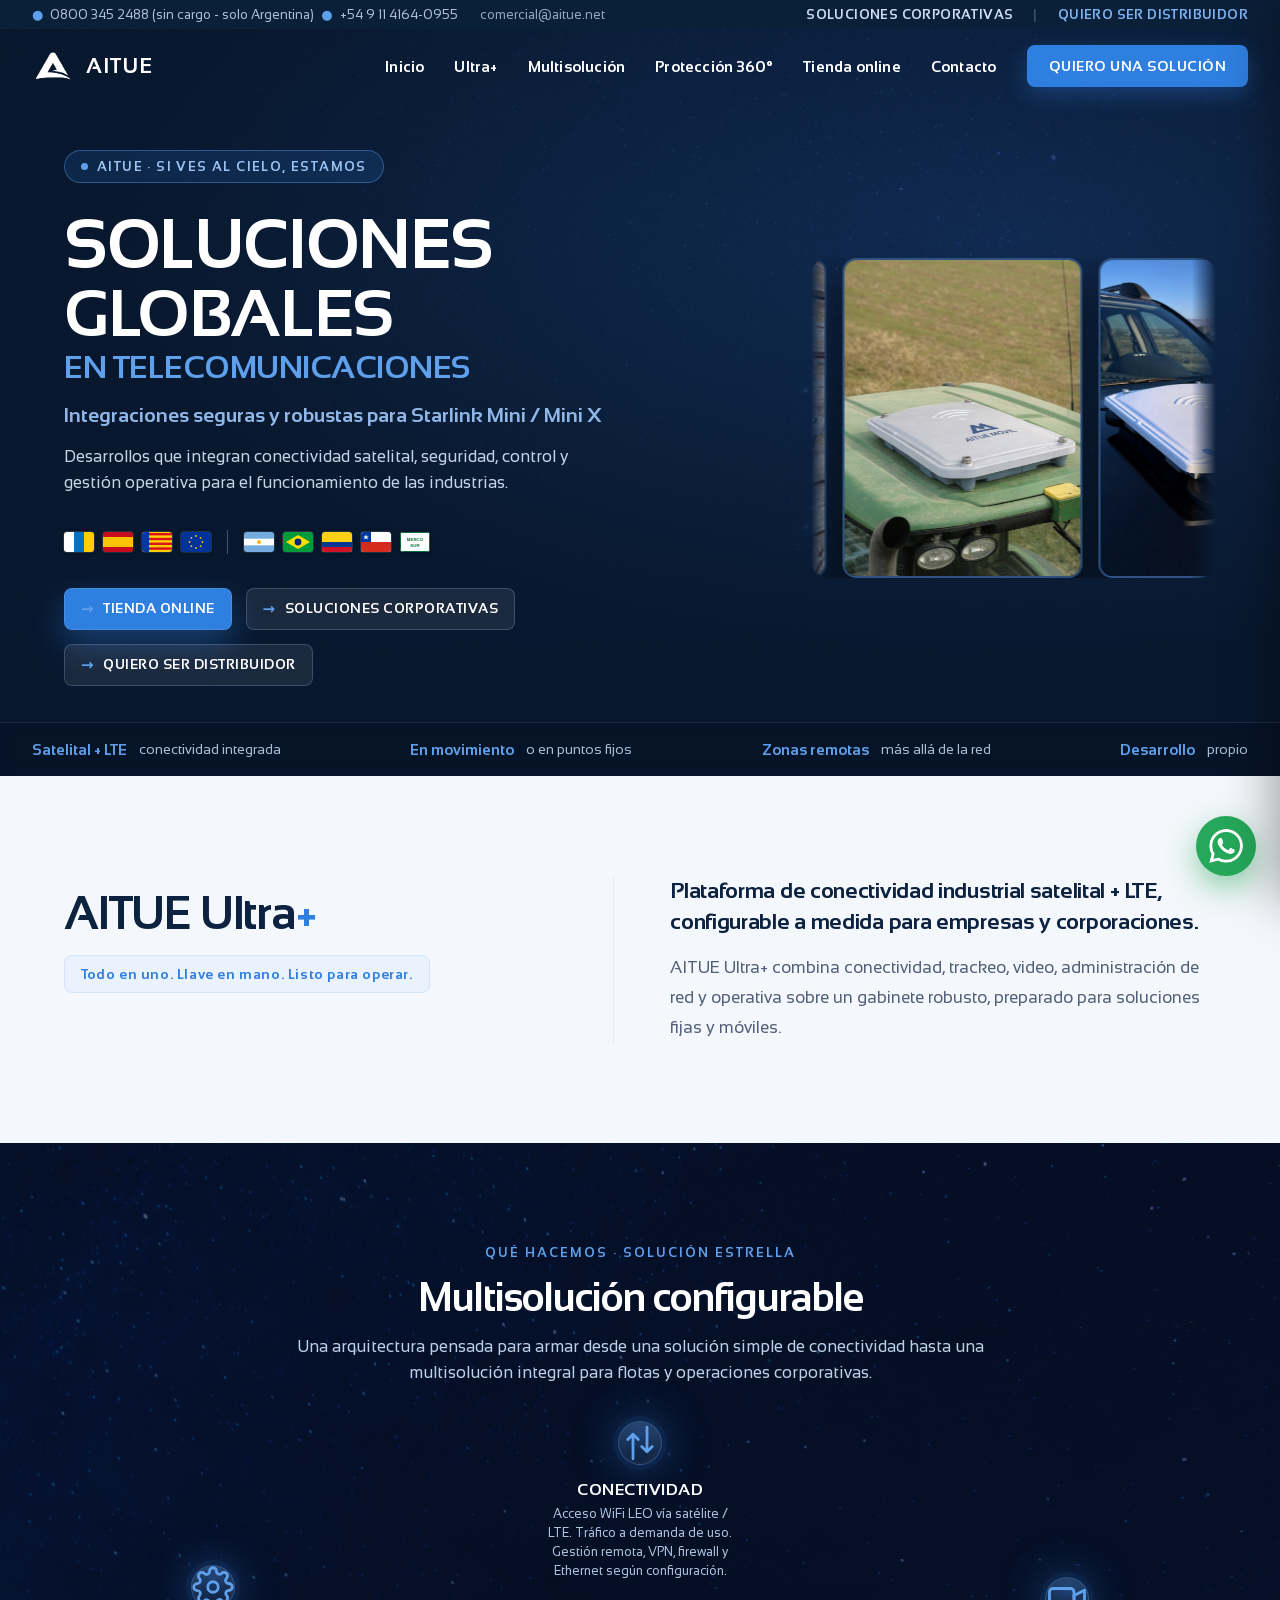
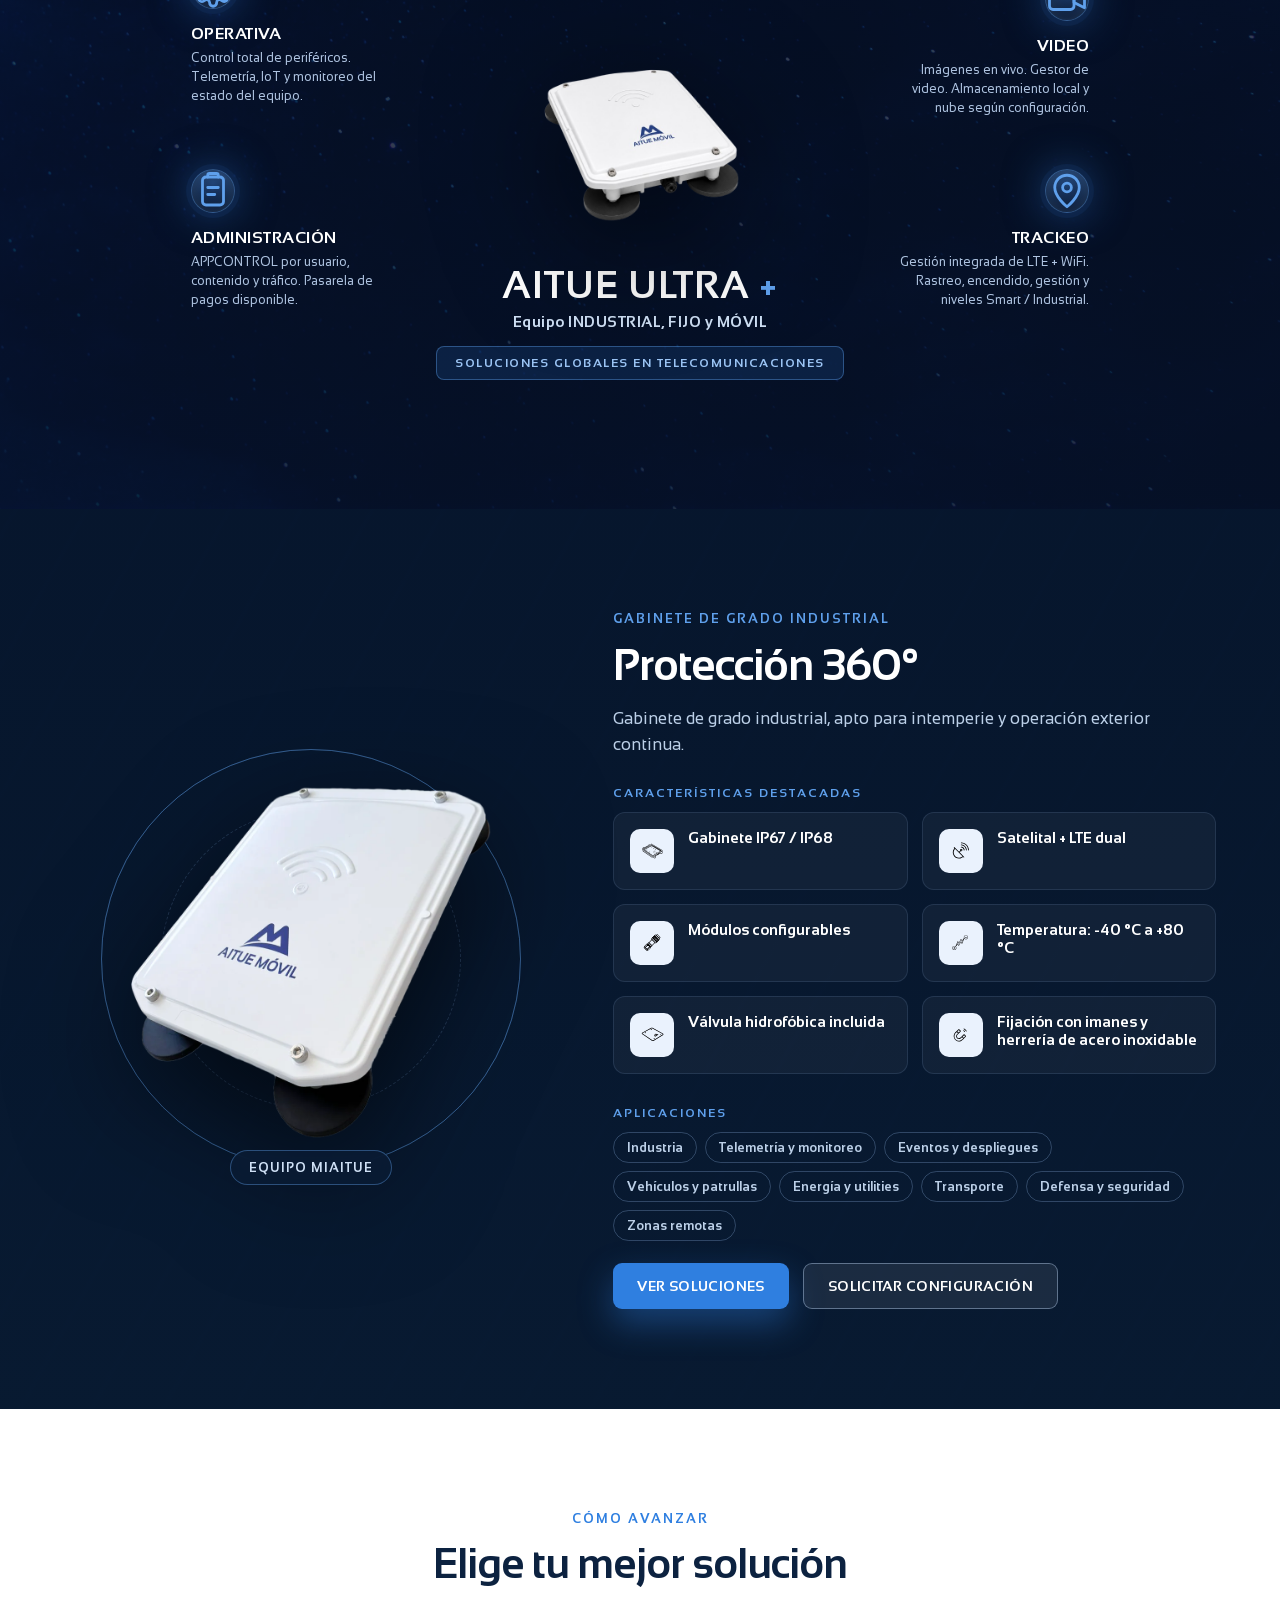
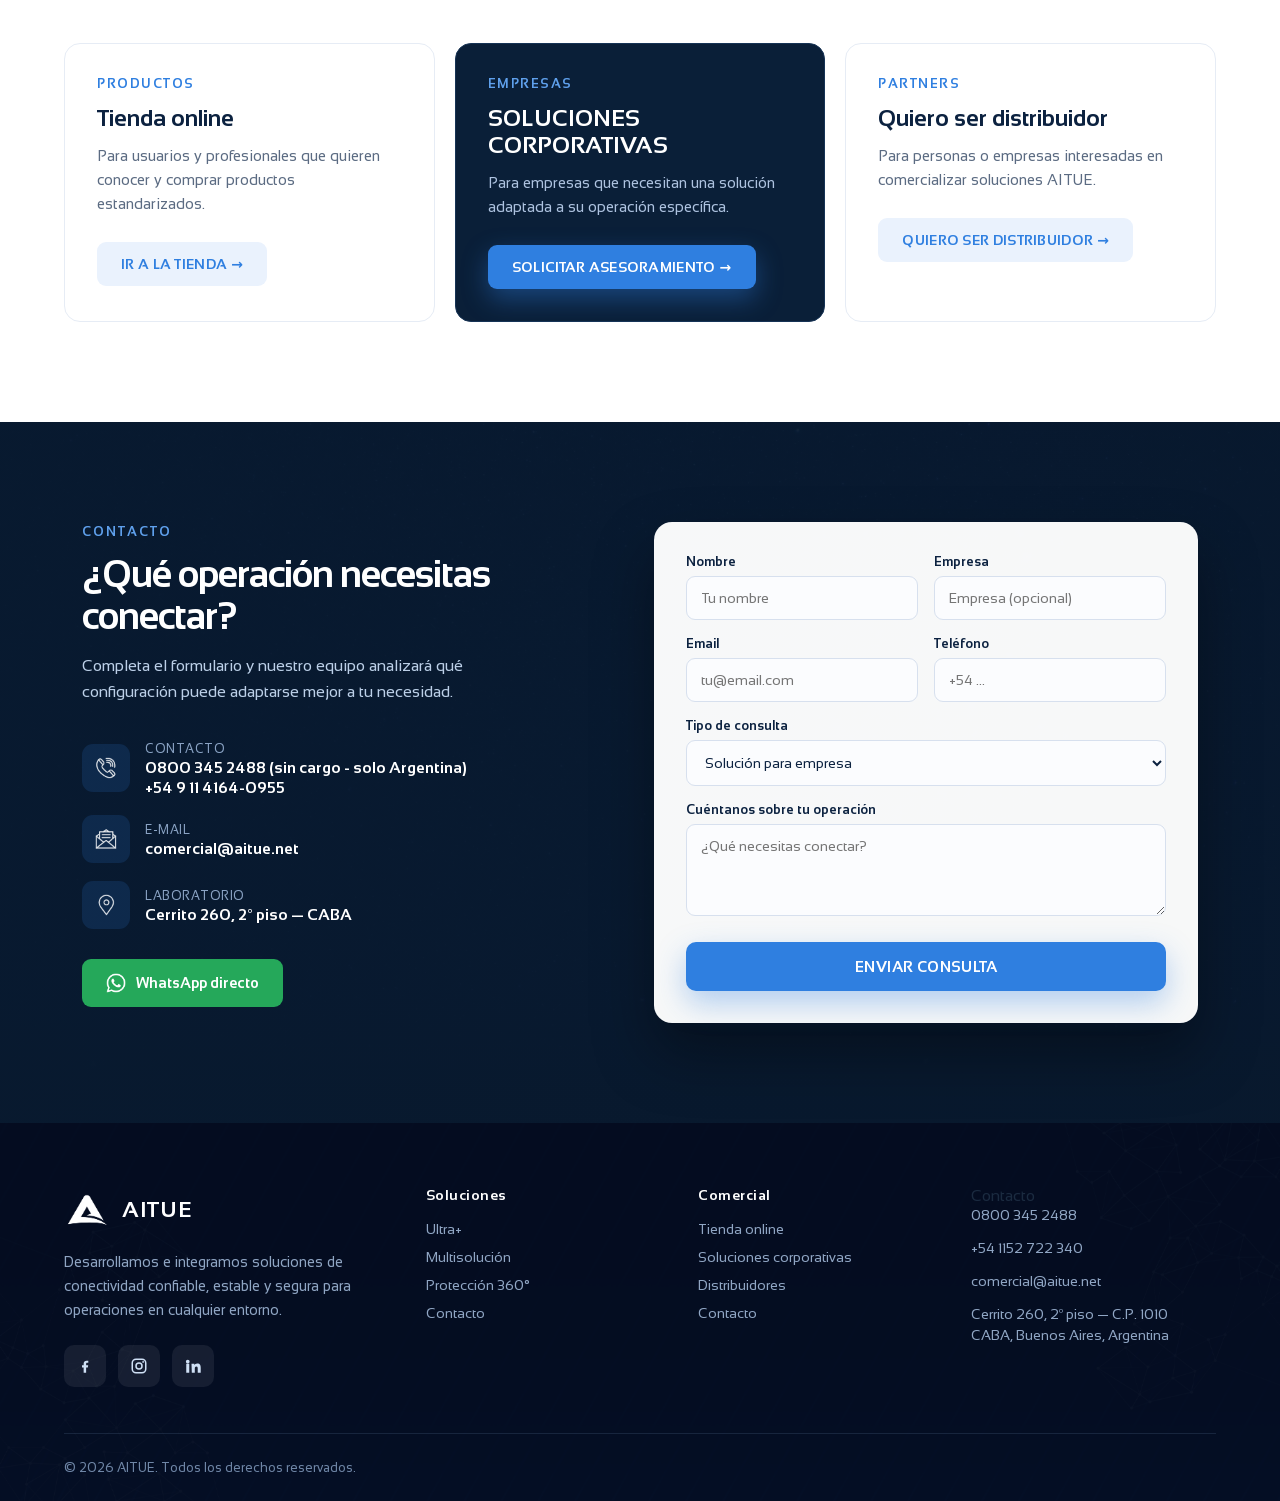
<file: index.html>
<!DOCTYPE html>
<html lang="es">
<head>
  <!-- Google Tag Manager -->
<script>(function(w,d,s,l,i){w[l]=w[l]||[];w[l].push({'gtm.start':
new Date().getTime(),event:'gtm.js'});var f=d.getElementsByTagName(s)[0],
j=d.createElement(s),dl=l!='dataLayer'?'&l='+l:'';j.async=true;j.src=
'https://www.googletagmanager.com/gtm.js?id='+i+dl;f.parentNode.insertBefore(j,f);
})(window,document,'script','dataLayer','GTM-KVQJHHS');</script>
<!-- End Google Tag Manager -->
  <meta charset="utf-8">
  <meta name="viewport" content="width=device-width, initial-scale=1">
  <title>AITUE — Soluciones globales en telecomunicaciones</title>
  <meta name="description" content="AITUE desarrolla e integra soluciones de conectividad satelital en movimiento: protección 360°, alimentación, seguimiento y gestión para Starlink Mini y Mini X.">

  <link rel="icon" href="assets/img/AITUE.png">
  <link rel="stylesheet" href="css/styles.css">
</head>
<body>
<!-- Google Tag Manager (noscript) -->
<noscript><iframe src="https://www.googletagmanager.com/ns.html?id=GTM-KVQJHHS"
height="0" width="0" style="display:none;visibility:hidden"></iframe></noscript>
<!-- End Google Tag Manager (noscript) -->
  <!-- ============================ HEADER ============================ -->
  <header class="header">
    <div class="topbar">
      <div class="wrap">
        <div class="topbar-left">
          <a href=""><span class="dot">●</span>  0800 345 2488 (sin cargo - solo Argentina) <span class="dot">●</span>+54 9 11 4164-0955  </a>
          <a href="mailto:comercial@aitue.net" style="opacity:.85;">comercial@aitue.net</a>
        </div>
        <div class="topbar-right">
          <a class="corp" href="corporativos/">SOLUCIONES CORPORATIVAS</a>
          <span class="sep">|</span>
          <a class="dist" href="internacional/">QUIERO SER DISTRIBUIDOR</a>
        </div>
      </div>
    </div>
    <div class="wrap">
      <div class="navbar">
        <a class="brand" href="#top">
          <img src="assets/img/AITUE.png" alt="AITUE">
          <span class="word">AITUE</span>
        </a>
        <nav class="nav">
          <a class="link" href="#top">Inicio</a>
          <a class="link" href="#ultra-info">Ultra+</a>
          <a class="link" href="#ultra">Multisolución</a>
          <a class="link" href="#proteccion">Protección 360°</a>
          <a class="link" href="https://shop.aitue.net">Tienda online</a>
          <a class="link" href="#contacto">Contacto</a>
          <a class="cta" href="#contacto">QUIERO UNA SOLUCIÓN</a>
        </nav>
        <button class="burger" aria-label="Abrir menú"><span></span><span></span><span></span></button>
      </div>
    </div>
  </header>

  <!-- drawer mobile -->
  <div class="drawer-scrim"></div>
  <aside class="drawer">
    <div class="drawer-head">
      <span class="word">AITUE</span>
      <button class="drawer-close" aria-label="Cerrar menú">&times;</button>
    </div>
    <a href="#ultra-info">Ultra+</a>
    <a href="#ultra">Multisolución</a>
    <a href="#proteccion">Protección 360°</a>
    <a href="https://shop.aitue.net">Tienda online</a>
    <a href="corporativos/">Soluciones corporativas</a>
    <a href="internacional/">Quiero ser distribuidor</a>
    <a href="#contacto">Contacto</a>
    <a class="cta" href="#contacto">QUIERO UNA SOLUCIÓN</a>
  </aside>

  <!-- ============================ HERO (B) ============================ -->
  <section class="hero" id="top">
    <div class="hero-bg"></div>
    <div class="hero-tint"></div>
    <div class="wrap">
      <div class="hero-copy">
        <div class="badge"><span class="pulse"></span>AITUE · SI VES AL CIELO, ESTAMOS</div>
        <h1><span class="w1">SOLUCIONES</span> <span class="w2">GLOBALES</span> <span class="accent h1-sub">EN TELECOMUNICACIONES</span></h1>
        <p class="lead">Integraciones seguras y robustas para Starlink Mini / Mini X</p>
        <p class="desc">Desarrollos que integran conectividad satelital, seguridad, control y gestión operativa para el funcionamiento de las industrias.</p>

        <div class="hero-markets">
          <div class="mk-flags">
            <!-- Grupo Europa -->
            <span class="mk-group">
              <svg class="flag" viewBox="0 0 30 20" aria-label="Canarias"><rect width="10" height="20" fill="#fff"/><rect x="10" width="10" height="20" fill="#0072c6"/><rect x="20" width="10" height="20" fill="#ffce00"/></svg>
              <svg class="flag" viewBox="0 0 30 20" aria-label="España"><rect width="30" height="20" fill="#c60b1e"/><rect y="5" width="30" height="10" fill="#ffc400"/></svg>
              <svg class="flag" viewBox="0 0 30 20" aria-label="Comunidad Valenciana"><rect width="30" height="20" fill="#ffce00"/><rect y="1" width="30" height="2.4" fill="#da121a"/><rect y="5.8" width="30" height="2.4" fill="#da121a"/><rect y="10.6" width="30" height="2.4" fill="#da121a"/><rect y="15.4" width="30" height="2.4" fill="#da121a"/><rect width="7" height="20" fill="#0038a8"/></svg>
              <svg class="flag" viewBox="0 0 30 20" aria-label="Unión Europea"><rect width="30" height="20" fill="#003399"/><g fill="#ffcc00"><circle cx="21.5" cy="10" r=".9"/><circle cx="19.6" cy="14.2" r=".9"/><circle cx="15" cy="16" r=".9"/><circle cx="10.4" cy="14.2" r=".9"/><circle cx="8.5" cy="10" r=".9"/><circle cx="10.4" cy="5.8" r=".9"/><circle cx="15" cy="4" r=".9"/><circle cx="19.6" cy="5.8" r=".9"/></g></svg>
            </span>

            <span class="mk-sep"></span>

            <!-- Grupo América / Mercosur -->
            <span class="mk-group">
              <svg class="flag" viewBox="0 0 30 20" aria-label="Argentina"><rect width="30" height="20" fill="#74acdf"/><rect y="6.7" width="30" height="6.6" fill="#fff"/><circle cx="15" cy="10" r="2" fill="#f6b40e"/></svg>
              <svg class="flag" viewBox="0 0 30 20" aria-label="Brasil"><rect width="30" height="20" fill="#009c3b"/><polygon points="15,3 27,10 15,17 3,10" fill="#ffdf00"/><circle cx="15" cy="10" r="3.4" fill="#002776"/></svg>
              <svg class="flag" viewBox="0 0 30 20" aria-label="Colombia"><rect width="30" height="20" fill="#fcd116"/><rect y="10" width="30" height="5" fill="#003893"/><rect y="15" width="30" height="5" fill="#ce1126"/></svg>
              <svg class="flag" viewBox="0 0 30 20" aria-label="Chile"><rect width="30" height="20" fill="#fff"/><rect y="10" width="30" height="10" fill="#d52b1e"/><rect width="10" height="10" fill="#0039a6"/><polygon points="5,2.6 5.8,4.4 7.7,4.4 6.2,5.6 6.8,7.4 5,6.3 3.2,7.4 3.8,5.6 2.3,4.4 4.2,4.4" fill="#fff"/></svg>
              <svg class="flag mk-badge" viewBox="0 0 30 20" aria-label="Mercosur"><rect width="30" height="20" rx="2" fill="#fff"/><rect x=".5" y=".5" width="29" height="19" rx="1.6" fill="none" stroke="#0a6b3b" stroke-width="1"/><text x="15" y="9" text-anchor="middle" font-family="Arial, sans-serif" font-size="4.4" font-weight="700" fill="#0a6b3b">MERCO</text><text x="15" y="14.5" text-anchor="middle" font-family="Arial, sans-serif" font-size="4.4" font-weight="700" fill="#0a6b3b">SUR</text></svg>
            </span>
          </div>
        </div>

        <div class="access-row">
          <a href="https://shop.aitue.net" class="btn btn-primary"><span class="arw">→</span>TIENDA ONLINE</a>
          <a href="corporativos/" class="btn btn-ghost"><span class="arw">→</span>SOLUCIONES CORPORATIVAS</a>
          <a href="internacional/" class="btn btn-ghost"><span class="arw">→</span>QUIERO SER DISTRIBUIDOR</a>
        </div>
      </div>

      <div class="hero-carousel">
        <div class="hc-viewport">
          <div class="hc-track" id="heroTrack">
            <!-- set 1 -->
            <div class="hc-item"><img src="assets/img/1.jpg" alt="AITUE 1" draggable="false"></div>
            <div class="hc-item"><img src="assets/img/2.png" alt="AITUE 2" draggable="false"></div>
            <div class="hc-item"><img src="assets/img/3.jpg" alt="AITUE 3" draggable="false"></div>
            <div class="hc-item"><img src="assets/img/4.png" alt="AITUE 4" draggable="false"></div>
            <div class="hc-item"><img src="assets/img/5.jpg" alt="AITUE 5" draggable="false"></div>
            <div class="hc-item"><img src="assets/img/6.jpg" alt="AITUE 6" draggable="false"></div>
            <!-- set 2 (duplicado para el loop continuo) -->
            <div class="hc-item"><img src="assets/img/1.jpg" alt="" draggable="false"></div>
            <div class="hc-item"><img src="assets/img/2.png" alt="" draggable="false"></div>
            <div class="hc-item"><img src="assets/img/3.jpg" alt="" draggable="false"></div>
            <div class="hc-item"><img src="assets/img/4.png" alt="" draggable="false"></div>
            <div class="hc-item"><img src="assets/img/5.jpg" alt="" draggable="false"></div>
            <div class="hc-item"><img src="assets/img/6.jpg" alt="" draggable="false"></div>
          </div>
        </div>
      </div>
    </div>
    <div class="hero-stats">
      <div class="wrap">
        <div class="stat"><b>Satelital + LTE</b><span>conectividad integrada</span></div>
        <div class="stat"><b>En movimiento</b><span>o en puntos fijos</span></div>
        <div class="stat"><b>Zonas remotas</b><span>más allá de la red</span></div>
        <div class="stat"><b>Desarrollo</b><span>propio</span></div>
      </div>
    </div>
  </section>

  <!-- ============================ AITUE ULTRA+ · INFO ============================ -->
  <section class="sec ultra-info" id="ultra-info">
    <div class="wrap">
      <div class="ui-grid">
        <div class="ui-head">
          <h2>AITUE Ultra<span class="plus">+</span></h2>
          <p class="ui-claim">Todo en uno. Llave en mano. Listo para operar.</p>
        </div>
        <div class="ui-body">
          <p class="ui-lead">Plataforma de conectividad industrial satelital + LTE, configurable a medida para empresas y corporaciones.</p>
          <p>AITUE Ultra+ combina conectividad, trackeo, video, administración de red y operativa sobre un gabinete robusto, preparado para soluciones fijas y móviles.</p>
        </div>
      </div>
    </div>
  </section>

  <!-- ============================ AITUE ULTRA+ · MAPA DE SOLUCIONES ============================ -->
  <section class="sec solmap" id="ultra">
    <div class="bg"></div>
    <div class="tint"></div>
    <div class="wrap">
      <div class="sol-head reveal">
        <span class="kicker light">QUÉ HACEMOS · SOLUCIÓN ESTRELLA</span>
        <h2>Multisolución configurable</h2>
        <p>Una arquitectura pensada para armar desde una solución simple de conectividad hasta una multisolución integral para flotas y operaciones corporativas.</p>
      </div>

      <div class="sol-stage reveal">
        <div class="sol-center">
          <img src="assets/img/PRO.png" alt="AITUE ULTRA+">
          <div class="sol-title">AITUE ULTRA <span class="plus">+</span></div>
          <div class="sol-sub">Equipo INDUSTRIAL, FIJO y MÓVIL</div>
          <span class="sol-badge">SOLUCIONES GLOBALES EN TELECOMUNICACIONES</span>
        </div>

        <div class="sol-item sol-wf">
          <div class="sic"><svg viewBox="0 0 24 24" fill="none" stroke="currentColor" stroke-width="1.6" stroke-linecap="round" stroke-linejoin="round"><path d="M8 21V7M8 7l-3 3M8 7l3 3M16 3v14M16 17l-3-3M16 17l3-3"></path></svg></div>
          <h4>CONECTIVIDAD</h4>
          <p>Acceso WiFi LEO vía satélite / LTE. Tráfico a demanda de uso. Gestión remota, VPN, firewall y Ethernet según configuración.</p>
        </div>

        <div class="sol-item sol-op">
          <div class="sic"><svg viewBox="0 0 24 24" fill="none" stroke="currentColor" stroke-width="1.6" stroke-linecap="round" stroke-linejoin="round"><circle cx="12" cy="12" r="3"></circle><path d="M19.4 15a1.65 1.65 0 0 0 .33 1.82l.06.06a2 2 0 1 1-2.83 2.83l-.06-.06a1.65 1.65 0 0 0-1.82-.33 1.65 1.65 0 0 0-1 1.51V21a2 2 0 0 1-4 0v-.09A1.65 1.65 0 0 0 9 19.4a1.65 1.65 0 0 0-1.82.33l-.06.06a2 2 0 1 1-2.83-2.83l.06-.06a1.65 1.65 0 0 0 .33-1.82 1.65 1.65 0 0 0-1.51-1H3a2 2 0 0 1 0-4h.09A1.65 1.65 0 0 0 4.6 9a1.65 1.65 0 0 0-.33-1.82l-.06-.06a2 2 0 1 1 2.83-2.83l.06.06a1.65 1.65 0 0 0 1.82.33H9a1.65 1.65 0 0 0 1-1.51V3a2 2 0 0 1 4 0v.09a1.65 1.65 0 0 0 1 1.51 1.65 1.65 0 0 0 1.82-.33l.06-.06a2 2 0 1 1 2.83 2.83l-.06.06a1.65 1.65 0 0 0-.33 1.82V9a1.65 1.65 0 0 0 1.51 1H21a2 2 0 0 1 0 4h-.09a1.65 1.65 0 0 0-1.51 1z"></path></svg></div>
          <h4>OPERATIVA</h4>
          <p>Control total de periféricos. Telemetría, IoT y monitoreo del estado del equipo.</p>
        </div>

        <div class="sol-item sol-ad">
          <div class="sic"><svg viewBox="0 0 24 24" fill="none" stroke="currentColor" stroke-width="1.6" stroke-linecap="round" stroke-linejoin="round"><rect x="6" y="4" width="12" height="16" rx="2"></rect><path d="M9 4V3a1 1 0 0 1 1-1h4a1 1 0 0 1 1 1v1"></path><path d="M9 10h6M9 14h4"></path></svg></div>
          <h4>ADMINISTRACIÓN</h4>
          <p>APPCONTROL por usuario, contenido y tráfico. Pasarela de pagos disponible.</p>
        </div>

        <div class="sol-item sol-vi">
          <div class="sic"><svg viewBox="0 0 24 24" fill="none" stroke="currentColor" stroke-width="1.6" stroke-linecap="round" stroke-linejoin="round"><rect x="2" y="6" width="14" height="12" rx="2"></rect><path d="M16 10l6-3v10l-6-3z"></path></svg></div>
          <h4>VIDEO</h4>
          <p>Imágenes en vivo. Gestor de video. Almacenamiento local y nube según configuración.</p>
        </div>

        <div class="sol-item sol-tk">
          <div class="sic"><svg viewBox="0 0 24 24" fill="none" stroke="currentColor" stroke-width="1.6" stroke-linecap="round" stroke-linejoin="round"><path d="M12 21s-7-5.5-7-11a7 7 0 0 1 14 0c0 5.5-7 11-7 11z"></path><circle cx="12" cy="10" r="2.5"></circle></svg></div>
          <h4>TRACKEO</h4>
          <p>Gestión integrada de LTE + WiFi. Rastreo, encendido, gestión y niveles Smart / Industrial.</p>
        </div>
      </div>
    </div>
  </section>

  <!-- ============================ PROTECCIÓN 360° ============================ -->
  <section class="sec ultra" id="proteccion">
    <div class="bg"></div>
    <div class="tint"></div>
    <div class="wrap">
      <div class="art reveal">
        <div class="r-lg"></div>
        <div class="r-sm"></div>
        <div class="r-anim"></div>
        <img class="device" src="assets/img/corte-portada-web.webp" alt="Equipo MIAITUE">
        <div class="pill">EQUIPO MIAITUE</div>
      </div>
      <div class="body reveal">
        <span class="kicker light">GABINETE DE GRADO INDUSTRIAL</span>
        <h2>Protección 360°</h2>
        <p class="lead">Gabinete de grado industrial, apto para intemperie y operación exterior continua.</p>
        <div class="dlabel">Características destacadas</div>
        <div class="ultra-grid">
          <div class="ufeat"><div class="ic"><img src="assets/icon/iconos_Gabinete_MIAITUE.svg" alt=""></div><div><b>Gabinete IP67 / IP68</b></div></div>
          <div class="ufeat"><div class="ic"><img src="assets/icon/iconos_antena_LEO.svg" alt=""></div><div><b>Satelital + LTE dual</b></div></div>
          <div class="ufeat"><div class="ic"><img src="assets/icon/iconos_conectores_metalicos_IP64.svg" alt=""></div><div><b>Módulos configurables</b></div></div>
          <div class="ufeat"><div class="ic"><img src="assets/icon/iconos_Estabilizador_30v.svg" alt=""></div><div><b>Temperatura: -40 °C a +80 °C</b></div></div>
          <div class="ufeat"><div class="ic"><img src="assets/icon/iconos_protector_envolvente.svg" alt=""></div><div><b>Válvula hidrofóbica incluida</b></div></div>
          <div class="ufeat"><div class="ic"><img src="assets/icon/iconos_Sistema_magnetico.svg" alt=""></div><div><b>Fijación con imanes y herrería de acero inoxidable</b></div></div>
        </div>
        <div class="dblock" style="margin-top:26px;">
          <span class="dlabel">Aplicaciones</span>
          <div class="dtags">
            <span>Industria</span>
            <span>Telemetría y monitoreo</span>
            <span>Eventos y despliegues</span>
            <span>Vehículos y patrullas</span>
            <span>Energía y utilities</span>
            <span>Transporte</span>
            <span>Defensa y seguridad</span>
            <span>Zonas remotas</span>
          </div>
        </div>
        <div class="ultra-actions">
          <a class="btn btn-primary btn-sm" href="#ultra">VER SOLUCIONES</a>
          <a class="btn btn-ghost btn-sm" href="#contacto">SOLICITAR CONFIGURACIÓN</a>
        </div>
      </div>
    </div>
  </section>

  <!-- ============================ ACCESOS COMERCIALES ============================ -->
  <section class="sec quienes">
    <div class="wrap">
      <div class="sec-head reveal">
        <span class="kicker">CÓMO AVANZAR</span>
        <h2>Elige tu mejor solución</h2>
      </div>
      <div class="acc-grid">
        <div class="acc reveal">
          <div class="kick">PRODUCTOS</div>
          <h3>Tienda online</h3>
          <p>Para usuarios y profesionales que quieren conocer y comprar productos estandarizados.</p>
          <a class="go" href="https://shop.aitue.net">IR A LA TIENDA <span>→</span></a>
        </div>
        <div class="acc dark reveal">
          <div class="kick">EMPRESAS</div>
          <h3>SOLUCIONES CORPORATIVAS</h3>
          <p>Para empresas que necesitan una solución adaptada a su operación específica.</p>
          <a class="go" href="corporativos/">SOLICITAR ASESORAMIENTO <span>→</span></a>
        </div>
        <div class="acc reveal">
          <div class="kick">PARTNERS</div>
          <h3>Quiero ser distribuidor</h3>
          <p>Para personas o empresas interesadas en comercializar soluciones AITUE.</p>
          <a class="go" href="internacional/">QUIERO SER DISTRIBUIDOR <span>→</span></a>
        </div>
      </div>
    </div>
  </section>

  <!-- ============================ CONTACTO ============================ -->
  <section class="sec contacto" id="contacto">
    <div class="bg"></div>
    <div class="tint"></div>
    <div class="wrap">
      <div class="info reveal">
        <span class="kicker light">CONTACTO</span>
        <h2>¿Qué operación necesitas conectar?</h2>
        <p class="lead">Completa el formulario y nuestro equipo analizará qué configuración puede adaptarse mejor a tu necesidad.</p>
        <div class="cinfo">
          <div class="item"><div class="ic"><img src="assets/icon/1_phone-icon.webp" alt=""></div><div><small>CONTACTO</small><b> 0800 345 2488 (sin cargo - solo Argentina)</b><b>+54 9 11 4164-0955</b></div></div>
          <div class="item"><div class="ic"><img src="assets/icon/1_mail-icon.webp" alt=""></div><div><small>E-MAIL</small><b>comercial@aitue.net</b></div></div>
          <div class="item"><div class="ic"><img src="assets/icon/1_map-icon.webp" alt=""></div><div><small>LABORATORIO</small><b>Cerrito 260, 2º piso — CABA</b></div></div>
        </div>
        <a class="wa-btn" href="https://wa.me/5491162300000?text=%C2%A1Hola!%20Quiero%20conocer%20las%20soluciones%20AITUE." target="_blank" rel="noopener">
          <img src="assets/img/wsp.png" alt="" class="wa-btn-ic">
          WhatsApp directo
        </a>
      </div>

      <div class="formwrap reveal">
        <form class="form" id="contact-form" action="mail.php" method="POST">
          <input type="hidden" name="formulario" value="contacto_general">

          <!-- Anti-spam oculto -->
          <input type="text" name="website" style="display:none">

          <div class="grid2">
            <div>
              <label>Nombre</label>
              <input name="nombre" required placeholder="Tu nombre">
            </div>

            <div>
              <label>Empresa</label>
              <input name="empresa" placeholder="Empresa (opcional)">
            </div>
          </div>

          <div class="grid2">
            <div>
              <label>Email</label>
              <input name="email" type="email" required placeholder="tu@email.com">
            </div>

            <div>
              <label>Teléfono</label>
              <input name="telefono" placeholder="+54 ...">
            </div>
          </div>

          <div class="field">
            <label>Tipo de consulta</label>
            <select name="tipo" required>
              <option value="Solución para empresa">Solución para empresa</option>
              <option value="Compra de producto">Compra de producto</option>
              <option value="Distribución">Distribución</option>
              <option value="Soporte">Soporte</option>
              <option value="Otra consulta">Otra consulta</option>
            </select>
          </div>

          <div class="field last">
            <label>Cuéntanos sobre tu operación</label>
            <textarea name="mensaje" rows="4" placeholder="¿Qué necesitas conectar?"></textarea>
          </div>

          <button type="submit" class="submit">ENVIAR CONSULTA</button>
          <input type="text" name="website" style="display:none">
        </form>

        <div class="form-done hidden" id="form-done">
          <div class="check"><svg width="34" height="34" viewBox="0 0 24 24" fill="none" stroke="#25a85a" stroke-width="2.6" stroke-linecap="round" stroke-linejoin="round"><polyline points="20 6 9 17 4 12"></polyline></svg></div>
          <h3>¡Gracias por tu consulta!</h3>
          <p>Nuestro equipo la analizará y se pondrá en contacto a la brevedad para proponerte la configuración más adecuada.</p>
        </div>
      </div>
    </div>
  </section>

  <!-- ============================ FOOTER ============================ -->
  <footer class="footer">
    <div class="bg"></div>
    <div class="wrap">
      <div class="top">
        <div class="brandcol">
          <div class="b"><img src="assets/img/AITUE.png" alt="AITUE"><span class="word">AITUE</span></div>
          <p>Desarrollamos e integramos soluciones de conectividad confiable, estable y segura para operaciones en cualquier entorno.</p>
          <div class="socials">
            <a href="https://www.facebook.com/aitue.net" target="_blank" rel="noopener" aria-label="Facebook"><svg width="18" height="18" viewBox="0 0 24 24" fill="#cfe0f5"><path d="M13.5 21v-7h2.3l.4-3h-2.7V9.1c0-.86.27-1.45 1.5-1.45H16.4V5a21 21 0 0 0-2.3-.12c-2.3 0-3.9 1.4-3.9 3.98V11H8v3h2.2v7z"/></svg></a>
            <a href="https://www.instagram.com/aituecomunica/" target="_blank" rel="noopener" aria-label="Instagram"><svg width="18" height="18" viewBox="0 0 24 24" fill="none" stroke="#cfe0f5" stroke-width="2"><rect x="3" y="3" width="18" height="18" rx="5"></rect><circle cx="12" cy="12" r="4"></circle><circle cx="17.5" cy="6.5" r="1.2" fill="#cfe0f5" stroke="none"></circle></svg></a>
            <a href="https://www.linkedin.com/company/aitue/" target="_blank" rel="noopener" aria-label="LinkedIn"><svg width="18" height="18" viewBox="0 0 24 24" fill="#cfe0f5"><path d="M4.98 3.5A2.5 2.5 0 1 0 5 8.5a2.5 2.5 0 0 0 0-5zM3 9h4v12H3zM10 9h3.8v1.7h.1c.5-1 1.8-2 3.7-2 4 0 4.7 2.6 4.7 6V21h-4v-5.3c0-1.3 0-3-1.8-3s-2.1 1.4-2.1 2.9V21h-4z"/></svg></a>
          </div>
        </div>
        <div class="col">
          <div class="h">Soluciones</div>
          <div class="links">
            <a href="#ultra-info">Ultra+</a>
            <a href="#ultra">Multisolución</a>
            <a href="#proteccion">Protección 360°</a>
            <a href="#contacto">Contacto</a>
          </div>
        </div>
        <div class="col">
          <div class="h">Comercial</div>
          <div class="links">
            <a href="https://shop.aitue.net">Tienda online</a>
            <a href="corporativos/">Soluciones corporativas</a>
            <a href="internacional/">Distribuidores</a>
            <a href="#contacto">Contacto</a>
          </div>
        </div>
        <div class="contactcol">
          <div class="h">Contacto</div>
          <div class="lines">
            <a href="tel:08003452488">0800 345 2488</a>
            <a href="tel:+541152722340">+54 1152 722 340</a>
            <a href="mailto:comercial@aitue.net">comercial@aitue.net</a>
            <span>Cerrito 260, 2º piso — C.P. 1010<br>CABA, Buenos Aires, Argentina</span>
          </div>
        </div>
      </div>
      <div class="bottom">
        <p>© <span id="year">2025</span> AITUE. Todos los derechos reservados.</p>
      </div>
    </div>
  </footer>

  <!-- floating whatsapp -->
  <a class="wa-float" href="https://wa.me/5491162300000?text=%C2%A1Hola!%20Me%20comunico%20desde%20el%20sitio%20web%20de%20AITUE." target="_blank" rel="noopener" aria-label="WhatsApp">
    <img src="assets/img/wsp.png" alt="WhatsApp">
  </a>

  <script src="js/main.js"></script>
</body>
</html>
</file>
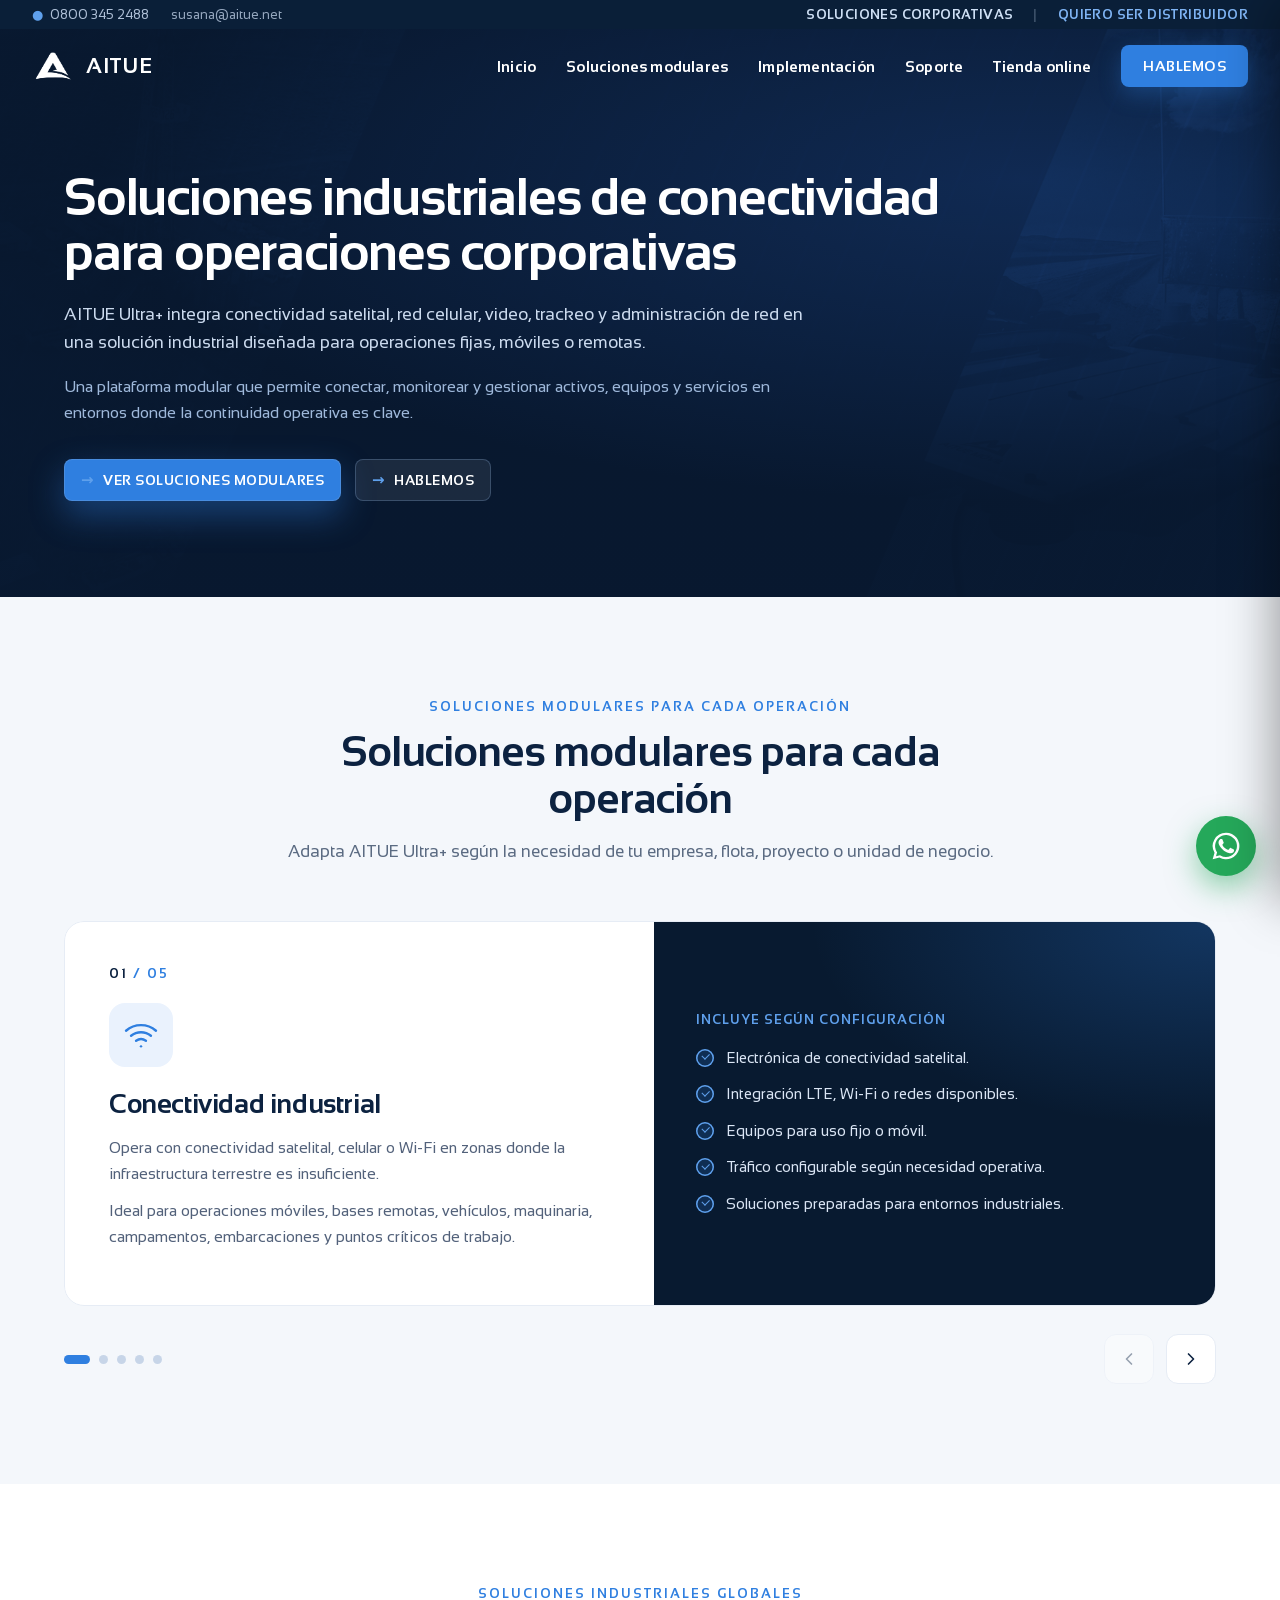
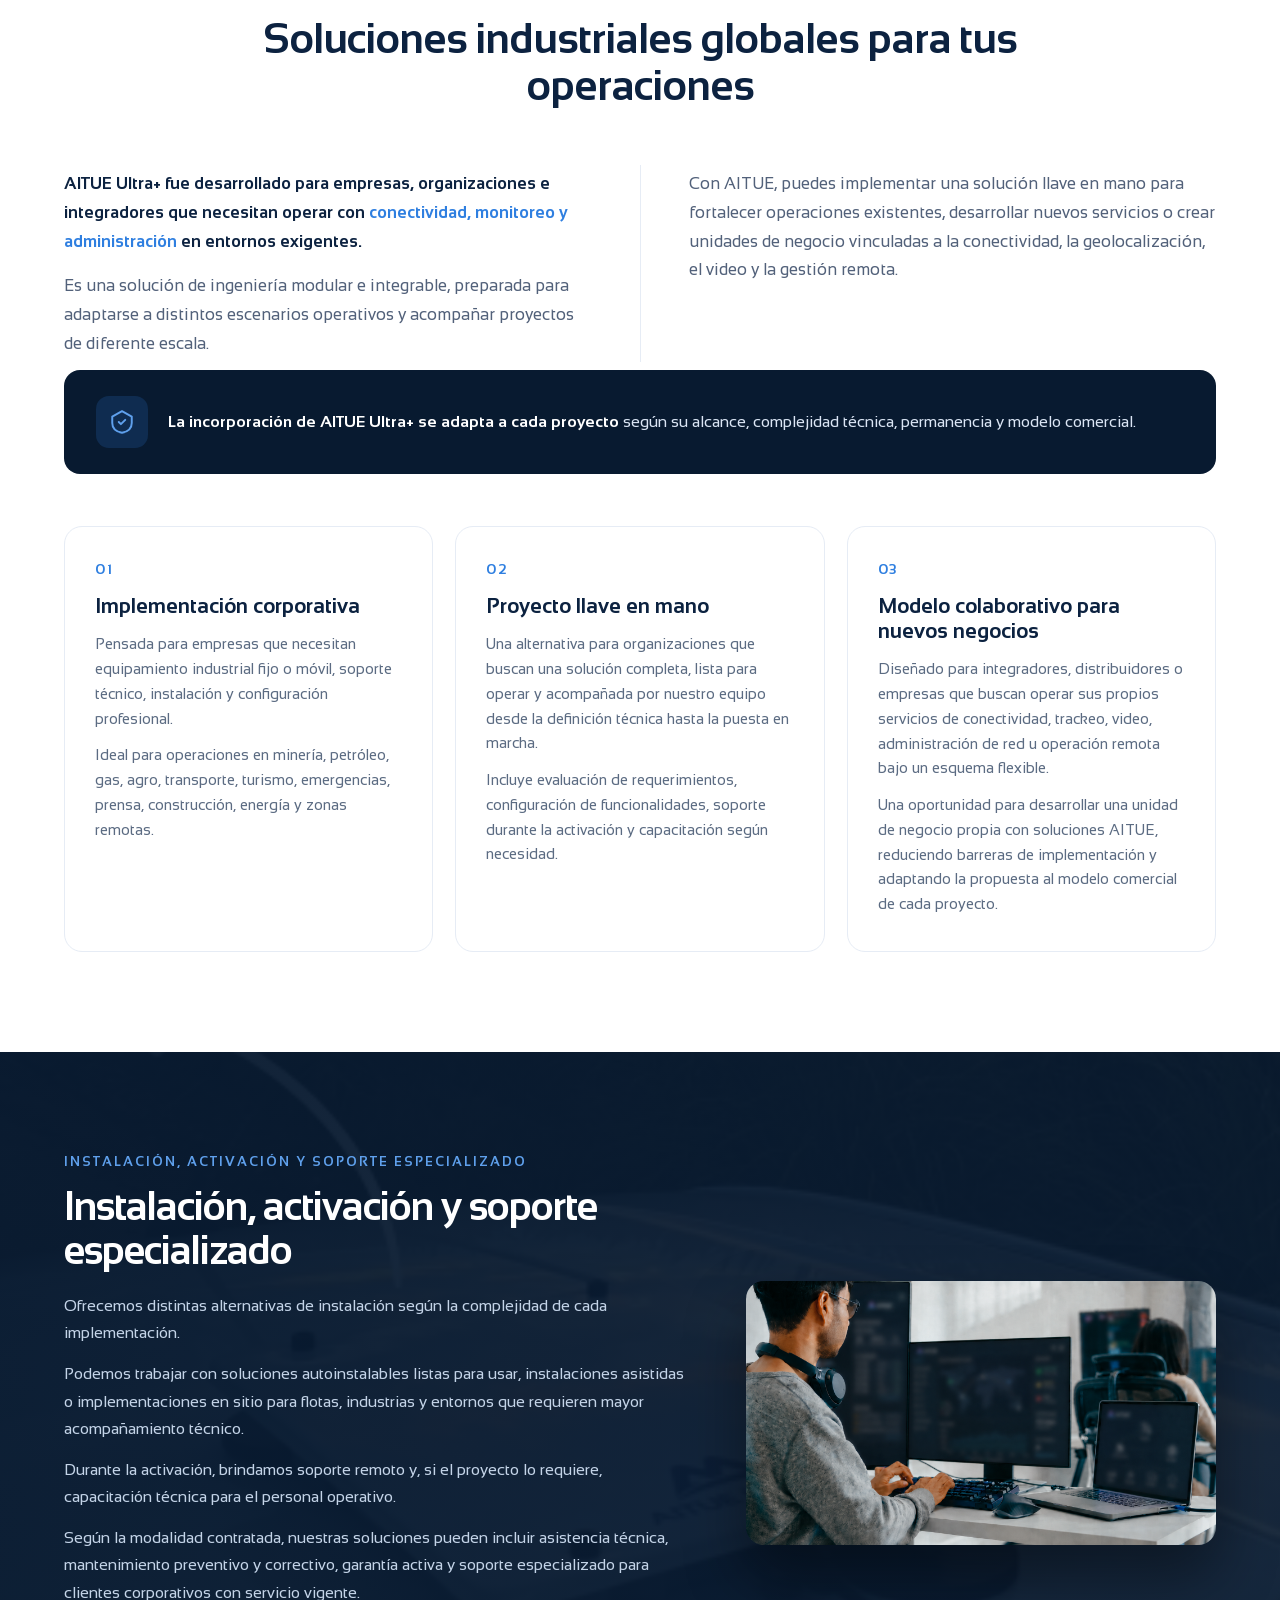
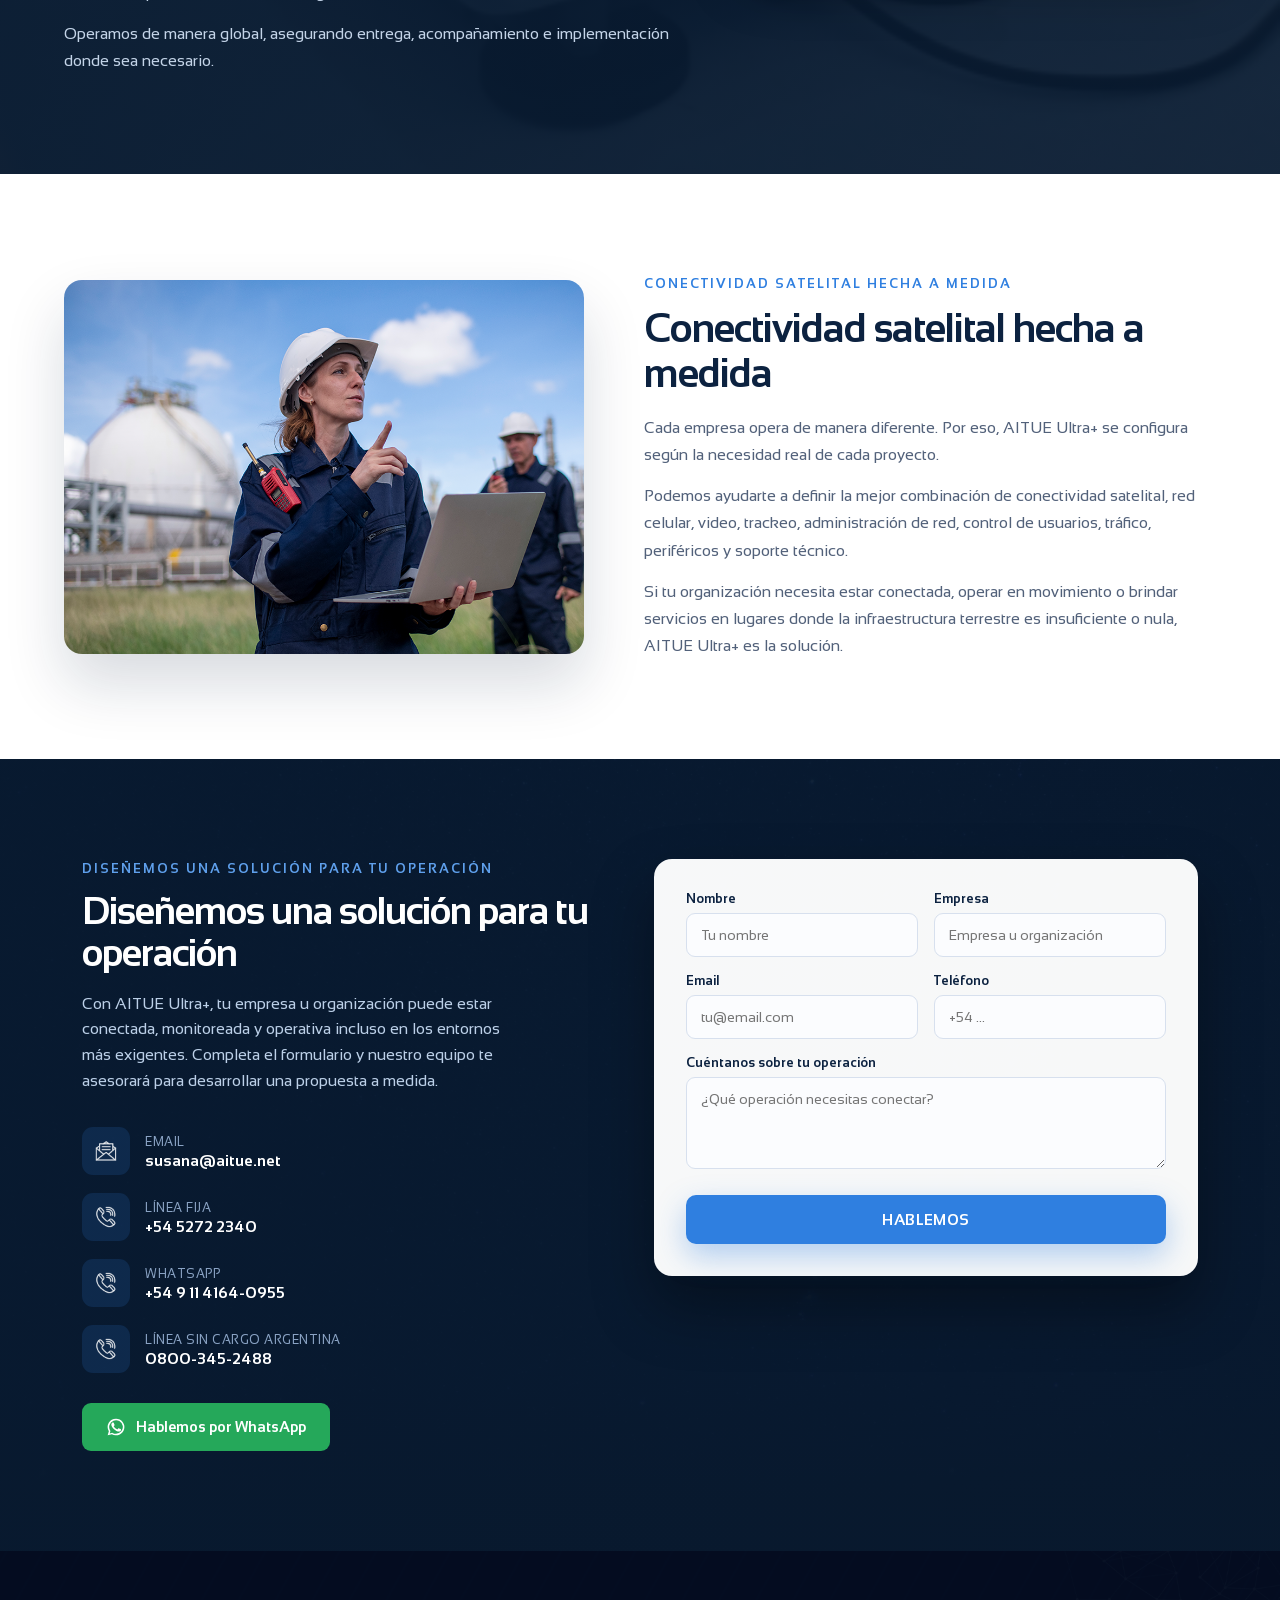
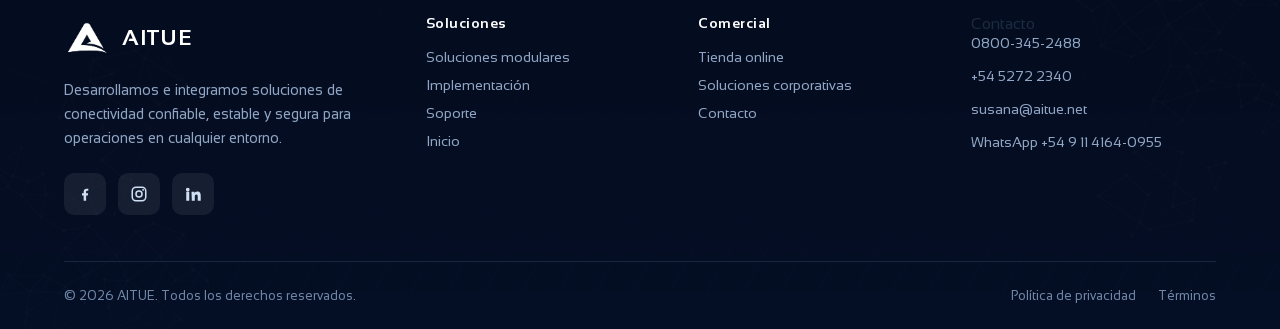
<file: corporativos/index.html>
<!DOCTYPE html>
<html lang="es">

<head>

  <script>(function(w,d,s,l,i){w[l]=w[l]||[];w[l].push({'gtm.start':
new Date().getTime(),event:'gtm.js'});var f=d.getElementsByTagName(s)[0],
j=d.createElement(s),dl=l!='dataLayer'?'&l='+l:'';j.async=true;j.src=
'https://www.googletagmanager.com/gtm.js?id='+i+dl;f.parentNode.insertBefore(j,f);
})(window,document,'script','dataLayer','GTM-KVQJHHS');</script>
  <meta charset="utf-8">
  <meta name="viewport" content="width=device-width, initial-scale=1">
  <title>AITUE Ultra+ — Soluciones industriales de conectividad para operaciones corporativas</title>
  <meta name="description"
    content="AITUE Ultra+ integra conectividad satelital, red celular, video, trackeo y administración de red en una solución industrial modular para operaciones fijas, móviles o remotas.">

  <link rel="icon" href="../assets/img/AITUE.png">
  <link rel="stylesheet" href="../css/styles.css">
</head>

<body>
<!-- Google Tag Manager (noscript) -->
<noscript><iframe src="https://www.googletagmanager.com/ns.html?id=GTM-KVQJHHS"
height="0" width="0" style="display:none;visibility:hidden"></iframe></noscript>
<!-- End Google Tag Manager (noscript) -->
  <!-- ============================ HEADER ============================ -->
  <header class="header">
    <div class="topbar">
      <div class="wrap">
        <div class="topbar-left">
          <a href="tel:08003452488"><span class="dot">●</span> 0800 345 2488</a>
          <a href="mailto:susana@aitue.net" style="opacity:.85;">susana@aitue.net</a>
        </div>
        <div class="topbar-right">
          <a class="corp" href="corporativos.html">SOLUCIONES CORPORATIVAS</a>
          <span class="sep">|</span>
          <a class="dist" href="../internacional/">QUIERO SER DISTRIBUIDOR</a>
        </div>
      </div>
    </div>
    <div class="wrap">
      <div class="navbar">
        <a class="brand" href="../index.html">
          <img src="../assets/img/AITUE.png" alt="AITUE">
          <span class="word">AITUE</span>
        </a>
        <nav class="nav">
          <a class="link" href="../index.html">Inicio</a>
          <a class="link" href="#modulos">Soluciones modulares</a>
          <a class="link" href="#implementacion">Implementación</a>
          <a class="link" href="#soporte">Soporte</a>
          <a class="link" href="https://shop.aitue.net">Tienda online</a>
          <a class="cta" href="#contacto">HABLEMOS</a>
        </nav>
        <button class="burger" aria-label="Abrir menú"><span></span><span></span><span></span></button>
      </div>
    </div>
  </header>

  <!-- drawer mobile -->
  <div class="drawer-scrim"></div>
  <aside class="drawer">
    <div class="drawer-head">
      <span class="word">AITUE</span>
      <button class="drawer-close" aria-label="Cerrar menú">&times;</button>
    </div>
    <a href="#modulos">Soluciones modulares</a>
    <a href="#implementacion">Implementación</a>
    <a href="#soporte">Soporte</a>
    <a href="../index.html">Inicio</a>
    <a href="https://shop.aitue.net">Tienda online</a>
    <a class="cta" href="#contacto">HABLEMOS</a>
  </aside>

  <!-- ============================ HERO ============================ -->
  <section class="hero hero-corp" id="top">
    <div class="hero-bg"></div>
    <div class="hero-tint"></div>
    <div class="wrap">
      <div class="hero-copy">
        <h1>Soluciones industriales de conectividad para operaciones corporativas</h1>
        <p class="desc">AITUE Ultra+ integra conectividad satelital, red celular, video, trackeo y administración de red
          en una solución industrial diseñada para operaciones fijas, móviles o remotas.</p>
        <p class="desc sub">Una plataforma modular que permite conectar, monitorear y gestionar activos, equipos y
          servicios en entornos donde la continuidad operativa es clave.</p>
        <div class="access-row">
          <a href="#modulos" class="btn btn-primary"><span class="arw">→</span>VER SOLUCIONES MODULARES</a>
          <a href="#contacto" class="btn btn-ghost"><span class="arw">→</span>HABLEMOS</a>
        </div>
      </div>
    </div>
  </section>

  <!-- ============================ SOLUCIONES MODULARES (slider) ============================ -->
  <section class="sec modules" id="modulos">
    <div class="wrap">
      <div class="sec-head reveal">
        <span class="kicker">SOLUCIONES MODULARES PARA CADA OPERACIÓN</span>
        <h2>Soluciones modulares para cada operación</h2>
        <p>Adapta AITUE Ultra+ según la necesidad de tu empresa, flota, proyecto o unidad de negocio.</p>
      </div>

      <div class="mod-slider reveal">
        <div class="mod-viewport">
          <div class="mod-track" id="modTrack">

            <!-- Conectividad industrial -->
            <article class="mod-card">
              <div class="mc-left">
                <div class="mc-count"><b>01</b> / 05</div>
                <div class="ic"><svg viewBox="0 0 24 24" fill="none" stroke="currentColor" stroke-width="1.7"
                    stroke-linecap="round" stroke-linejoin="round">
                    <path d="M5 12.55a11 11 0 0 1 14 0"></path>
                    <path d="M1.42 9a16 16 0 0 1 21.16 0"></path>
                    <path d="M8.53 16.11a6 6 0 0 1 6.95 0"></path>
                    <line x1="12" y1="20" x2="12.01" y2="20"></line>
                  </svg></div>
                <h3>Conectividad industrial</h3>
                <p>Opera con conectividad satelital, celular o Wi-Fi en zonas donde la infraestructura terrestre es
                  insuficiente.</p>
                <p>Ideal para operaciones móviles, bases remotas, vehículos, maquinaria, campamentos, embarcaciones y
                  puntos críticos de trabajo.</p>
              </div>
              <div class="mc-panel">
                <div class="list-label">Incluye según configuración</div>
                <ul>
                  <li>Electrónica de conectividad satelital.</li>
                  <li>Integración LTE, Wi-Fi o redes disponibles.</li>
                  <li>Equipos para uso fijo o móvil.</li>
                  <li>Tráfico configurable según necesidad operativa.</li>
                  <li>Soluciones preparadas para entornos industriales.</li>
                </ul>
              </div>
            </article>

            <!-- Video y streaming -->
            <article class="mod-card">
              <div class="mc-left">
                <div class="mc-count"><b>02</b> / 05</div>
                <div class="ic"><svg viewBox="0 0 24 24" fill="none" stroke="currentColor" stroke-width="1.7"
                    stroke-linecap="round" stroke-linejoin="round">
                    <rect x="2" y="6" width="14" height="12" rx="2"></rect>
                    <path d="M16 10l6-3v10l-6-3z"></path>
                  </svg></div>
                <h3>Video y streaming</h3>
                <p>Visualiza operaciones en vivo desde cualquier ubicación con soluciones de video integradas a la
                  conectividad del equipo.</p>
                <p>Una herramienta clave para monitoreo remoto, control de procesos, seguridad operativa y supervisión
                  de activos.</p>
              </div>
              <div class="mc-panel">
                <div class="list-label">Funciones disponibles</div>
                <ul>
                  <li>Cámara HD.</li>
                  <li>Transmisión en vivo.</li>
                  <li>Visualización remota desde dispositivos autorizados.</li>
                  <li>Alertas inteligentes según proyecto.</li>
                  <li>Integración directa con AITUE Ultra+.</li>
                </ul>
              </div>
            </article>

            <!-- Gestión operativa -->
            <article class="mod-card">
              <div class="mc-left">
                <div class="mc-count"><b>03</b> / 05</div>
                <div class="ic"><svg viewBox="0 0 24 24" fill="none" stroke="currentColor" stroke-width="1.7"
                    stroke-linecap="round" stroke-linejoin="round">
                    <circle cx="12" cy="12" r="3"></circle>
                    <path
                      d="M19.4 15a1.65 1.65 0 0 0 .33 1.82l.06.06a2 2 0 1 1-2.83 2.83l-.06-.06a1.65 1.65 0 0 0-1.82-.33 1.65 1.65 0 0 0-1 1.51V21a2 2 0 0 1-4 0v-.09A1.65 1.65 0 0 0 9 19.4a1.65 1.65 0 0 0-1.82.33l-.06.06a2 2 0 1 1-2.83-2.83l.06-.06a1.65 1.65 0 0 0 .33-1.82 1.65 1.65 0 0 0-1.51-1H3a2 2 0 0 1 0-4h.09A1.65 1.65 0 0 0 4.6 9a1.65 1.65 0 0 0-.33-1.82l-.06-.06a2 2 0 1 1 2.83-2.83l.06.06a1.65 1.65 0 0 0 1.82.33H9a1.65 1.65 0 0 0 1-1.51V3a2 2 0 0 1 4 0v.09a1.65 1.65 0 0 0 1 1.51 1.65 1.65 0 0 0 1.82-.33l.06-.06a2 2 0 1 1 2.83 2.83l-.06.06a1.65 1.65 0 0 0-.33 1.82V9a1.65 1.65 0 0 0 1.51 1H21a2 2 0 0 1 0 4h-.09a1.65 1.65 0 0 0-1.51 1z">
                    </path>
                  </svg></div>
                <h3>Gestión operativa</h3>
                <p>Administra servicios, periféricos y recursos conectados desde una misma solución industrial.</p>
                <p>Diseñado para operaciones que necesitan control, continuidad y capacidad de adaptación en tiempo
                  real.</p>
              </div>
              <div class="mc-panel">
                <div class="list-label">Capacidades principales</div>
                <ul>
                  <li>Gestión de conectividad.</li>
                  <li>Control de tráfico a medida.</li>
                  <li>Administración de dispositivos conectados.</li>
                  <li>Integración con equipos fijos o móviles.</li>
                  <li>Aplicación en flotas, industrias y proyectos especiales.</li>
                </ul>
              </div>
            </article>

            <!-- Administración de red -->
            <article class="mod-card">
              <div class="mc-left">
                <div class="mc-count"><b>04</b> / 05</div>
                <div class="ic"><svg viewBox="0 0 24 24" fill="none" stroke="currentColor" stroke-width="1.7"
                    stroke-linecap="round" stroke-linejoin="round">
                    <rect x="6" y="4" width="12" height="16" rx="2"></rect>
                    <path d="M9 4V3a1 1 0 0 1 1-1h4a1 1 0 0 1 1 1v1"></path>
                    <path d="M9 10h6M9 14h4"></path>
                  </svg></div>
                <h3>Administración de red</h3>
                <p>Controla usuarios, contenido, consumo y acceso a la red desde una plataforma adaptable a cada modelo
                  operativo.</p>
                <p>Permite crear servicios de conectividad medibles, escalables y administrables, tanto para uso interno
                  como para nuevos negocios.</p>
              </div>
              <div class="mc-panel">
                <div class="list-label">Opciones disponibles</div>
                <ul>
                  <li>Administración de usuarios.</li>
                  <li>Gestión de contenido.</li>
                  <li>Control de tráfico.</li>
                  <li>Modelos de uso medido.</li>
                  <li>Pago por uso.</li>
                  <li>Pasarela de pagos disponible según integración.</li>
                  <li>Configuración de red según necesidad del proyecto.</li>
                </ul>
              </div>
            </article>

            <!-- Trackeo y seguimiento de activos -->
            <article class="mod-card">
              <div class="mc-left">
                <div class="mc-count"><b>05</b> / 05</div>
                <div class="ic"><svg viewBox="0 0 24 24" fill="none" stroke="currentColor" stroke-width="1.7"
                    stroke-linecap="round" stroke-linejoin="round">
                    <path d="M12 21s-7-5.5-7-11a7 7 0 0 1 14 0c0 5.5-7 11-7 11z"></path>
                    <circle cx="12" cy="10" r="2.5"></circle>
                  </svg></div>
                <h3>Trackeo y seguimiento de activos</h3>
                <p>Suma geolocalización para conocer la ubicación de activos, unidades móviles, vehículos o equipos de
                  trabajo en tiempo real.</p>
                <p>Pensado para empresas que necesitan visibilidad operativa incluso en zonas remotas o de difícil
                  acceso.</p>
              </div>
              <div class="mc-panel">
                <div class="list-label">Funciones posibles</div>
                <ul>
                  <li>Trackeo en tiempo real <strong>100%</strong></li>
                  <li>Cobertura combinada LTE + Wi-Fi según disponibilidad.</li>
                  <li>Visualización desde dispositivos autorizados.</li>
                  <li>Integración con la conectividad del equipo.</li>
                  <li>Aplicación en flotas, transporte, logística, minería, petróleo, agro, turismo y emergencias.</li>
                </ul>
              </div>
            </article>

          </div>
        </div>

        <div class="mod-nav">
          <div class="mod-dots" id="modDots"></div>
          <div class="mod-arrows">
            <button id="modPrev" aria-label="Anterior"><svg viewBox="0 0 24 24" fill="none" stroke="currentColor"
                stroke-width="2" stroke-linecap="round" stroke-linejoin="round">
                <polyline points="15 18 9 12 15 6"></polyline>
              </svg></button>
            <button id="modNext" aria-label="Siguiente"><svg viewBox="0 0 24 24" fill="none" stroke="currentColor"
                stroke-width="2" stroke-linecap="round" stroke-linejoin="round">
                <polyline points="9 18 15 12 9 6"></polyline>
              </svg></button>
          </div>
        </div>
      </div>
    </div>
  </section>

  <!-- ============================ SOLUCIONES GLOBALES / IMPLEMENTACIÓN ============================ -->
  <section class="sec" id="implementacion">
    <div class="wrap">
      <div class="sec-head reveal">
        <span class="kicker">SOLUCIONES INDUSTRIALES GLOBALES</span>
        <h2>Soluciones industriales globales para tus operaciones</h2>
      </div>
      <div class="gintro reveal">
        <div class="gcol">
          <p class="lead">AITUE Ultra+ fue desarrollado para empresas, organizaciones e integradores que necesitan
            operar con <span class="accent">conectividad, monitoreo y administración</span> en entornos exigentes.</p>
          <p>Es una solución de ingeniería modular e integrable, preparada para adaptarse a distintos escenarios
            operativos y acompañar proyectos de diferente escala.</p>
        </div>
        <div class="gcol">
          <p>Con AITUE, puedes implementar una solución llave en mano para fortalecer operaciones existentes,
            desarrollar nuevos servicios o crear unidades de negocio vinculadas a la conectividad, la geolocalización,
            el video y la gestión remota.</p>
        </div>
      </div>
      <div class="gcallout reveal">
        <div class="gc-ic"><svg viewBox="0 0 24 24" fill="none" stroke="currentColor" stroke-width="1.8"
            stroke-linecap="round" stroke-linejoin="round">
            <path d="M12 2 3 7v6c0 5 3.5 8 9 9 5.5-1 9-4 9-9V7z"></path>
            <path d="M9 12l2 2 4-4"></path>
          </svg></div>
        <p><b>La incorporación de AITUE Ultra+ se adapta a cada proyecto</b> según su alcance, complejidad técnica,
          permanencia y modelo comercial.</p>
      </div>

      <div class="impl-grid">
        <div class="impl-card reveal">
          <div class="num">01</div>
          <h3>Implementación corporativa</h3>
          <p>Pensada para empresas que necesitan equipamiento industrial fijo o móvil, soporte técnico, instalación y
            configuración profesional.</p>
          <p>Ideal para operaciones en minería, petróleo, gas, agro, transporte, turismo, emergencias, prensa,
            construcción, energía y zonas remotas.</p>
        </div>
        <div class="impl-card reveal">
          <div class="num">02</div>
          <h3>Proyecto llave en mano</h3>
          <p>Una alternativa para organizaciones que buscan una solución completa, lista para operar y acompañada por
            nuestro equipo desde la definición técnica hasta la puesta en marcha.</p>
          <p>Incluye evaluación de requerimientos, configuración de funcionalidades, soporte durante la activación y
            capacitación según necesidad.</p>
        </div>
        <div class="impl-card reveal">
          <div class="num">03</div>
          <h3>Modelo colaborativo para nuevos negocios</h3>
          <p>Diseñado para integradores, distribuidores o empresas que buscan operar sus propios servicios de
            conectividad, trackeo, video, administración de red u operación remota bajo un esquema flexible.</p>
          <p>Una oportunidad para desarrollar una unidad de negocio propia con soluciones AITUE, reduciendo barreras de
            implementación y adaptando la propuesta al modelo comercial de cada proyecto.</p>
        </div>
      </div>
    </div>
  </section>

  <!-- ============================ INSTALACIÓN, ACTIVACIÓN Y SOPORTE ============================ -->
  <section class="sec soporte" id="soporte">
    <div class="bg"></div>
    <div class="tint"></div>
    <div class="wrap">
      <div class="body reveal">
        <span class="kicker light">INSTALACIÓN, ACTIVACIÓN Y SOPORTE ESPECIALIZADO</span>
        <h2>Instalación, activación y soporte especializado</h2>
        <p>Ofrecemos distintas alternativas de instalación según la complejidad de cada implementación.</p>
        <p>Podemos trabajar con soluciones autoinstalables listas para usar, instalaciones asistidas o implementaciones
          en sitio para flotas, industrias y entornos que requieren mayor acompañamiento técnico.</p>
        <p>Durante la activación, brindamos soporte remoto y, si el proyecto lo requiere, capacitación técnica para el
          personal operativo.</p>
        <p>Según la modalidad contratada, nuestras soluciones pueden incluir asistencia técnica, mantenimiento
          preventivo y correctivo, garantía activa y soporte especializado para clientes corporativos con servicio
          vigente.</p>
        <p>Operamos de manera global, asegurando entrega, acompañamiento e implementación donde sea necesario.</p>
      </div>
      <div class="fig reveal">
        <img src="../assets/img/soporte.png" alt="Soporte técnico e instalación AITUE">
      </div>
    </div>
  </section>

  <!-- ============================ CONECTIVIDAD A MEDIDA ============================ -->
  <section class="sec medida quienes">
    <div class="wrap split">
      <div class="fig reveal">
        <img src="../assets/img/960x691.webp" alt="Conectividad satelital a medida AITUE">
      </div>
      <div class="body reveal">
        <span class="kicker">CONECTIVIDAD SATELITAL HECHA A MEDIDA</span>
        <h2>Conectividad satelital hecha a medida</h2>
        <p>Cada empresa opera de manera diferente. Por eso, AITUE Ultra+ se configura según la necesidad real de cada
          proyecto.</p>
        <p>Podemos ayudarte a definir la mejor combinación de conectividad satelital, red celular, video, trackeo,
          administración de red, control de usuarios, tráfico, periféricos y soporte técnico.</p>
        <p>Si tu organización necesita estar conectada, operar en movimiento o brindar servicios en lugares donde la
          infraestructura terrestre es insuficiente o nula, AITUE Ultra+ es la solución.</p>
      </div>
    </div>
  </section>

  <!-- ============================ CONTACTO ============================ -->
  <section class="sec contacto" id="contacto">
    <div class="bg"></div>
    <div class="tint"></div>
    <div class="wrap">
      <div class="info reveal">
        <span class="kicker light">DISEÑEMOS UNA SOLUCIÓN PARA TU OPERACIÓN</span>
        <h2>Diseñemos una solución para tu operación</h2>
        <p class="lead">Con AITUE Ultra+, tu empresa u organización puede estar conectada, monitoreada y operativa
          incluso en los entornos más exigentes. Completa el formulario y nuestro equipo te asesorará para desarrollar
          una propuesta a medida.</p>
        <div class="cinfo">
          <div class="item">
            <div class="ic"><img src="../assets/icon/1_mail-icon.webp" alt=""></div>
            <div><small>EMAIL</small><b>susana@aitue.net</b></div>
          </div>
          <div class="item">
            <div class="ic"><img src="../assets/icon/1_phone-icon.webp" alt=""></div>
            <div><small>LÍNEA FIJA</small><b>+54 5272 2340</b></div>
          </div>
          <div class="item">
            <div class="ic"><img src="../assets/icon/1_phone-icon.webp" alt=""></div>
            <div><small>WHATSAPP</small><b>+54 9 11 4164-0955</b></div>
          </div>
          <div class="item">
            <div class="ic"><img src="../assets/icon/1_phone-icon.webp" alt=""></div>
            <div><small>LÍNEA SIN CARGO ARGENTINA</small><b>0800-345-2488</b></div>
          </div>
        </div>
        <a class="wa-btn"
          href="https://wa.me/5491141640955?text=%C2%A1Hola!%20Quiero%20conocer%20las%20soluciones%20corporativas%20AITUE%20Ultra%2B."
          target="_blank" rel="noopener">
          <svg class="wa-btn-ic" viewBox="0 0 24 24" fill="#fff" aria-hidden="true">
            <path
              d="M17.5 14.4c-.3-.15-1.7-.84-2-.94-.26-.1-.45-.15-.64.15-.19.28-.73.94-.9 1.13-.16.19-.33.21-.62.07-1.7-.85-2.82-1.52-3.94-3.44-.3-.51.3-.47.85-1.58.1-.19.05-.35-.02-.5-.08-.14-.64-1.55-.88-2.12-.23-.55-.47-.48-.64-.49h-.55c-.19 0-.5.07-.76.36s-1 .98-1 2.4 1.02 2.78 1.17 2.97c.14.19 2.02 3.08 4.9 4.32.68.29 1.21.47 1.63.6.69.22 1.31.19 1.8.11.55-.08 1.7-.69 1.94-1.36.24-.67.24-1.24.17-1.36-.07-.12-.26-.19-.55-.33z" />
            <path
              d="M12 2a10 10 0 0 0-8.6 15.06L2 22l5.06-1.33A10 10 0 1 0 12 2zm0 18.2a8.2 8.2 0 0 1-4.18-1.14l-.3-.18-3 .79.8-2.92-.2-.31A8.2 8.2 0 1 1 12 20.2z" />
          </svg>
          Hablemos por WhatsApp
        </a>
      </div>

      <div class="formwrap reveal">
        <form class="form" id="contact-form" action="corporativos.php" method="POST">
          <input type="text" name="website" style="display:none">

          <div class="grid2">
            <div>
              <label>Nombre</label>
              <input name="nombre" required placeholder="Tu nombre">
            </div>

            <div>
              <label>Empresa</label>
              <input name="empresa" placeholder="Empresa u organización">
            </div>
          </div>

          <div class="grid2">
            <div>
              <label>Email</label>
              <input name="email" type="email" required placeholder="tu@email.com">
            </div>

            <div>
              <label>Teléfono</label>
              <input name="telefono" placeholder="+54 ...">
            </div>
          </div>

          <div class="field last">
            <label>Cuéntanos sobre tu operación</label>
            <textarea name="mensaje" rows="4" placeholder="¿Qué operación necesitas conectar?"></textarea>
          </div>
          <input type="text" name="website" style="display:none">
          <button type="submit" class="submit">HABLEMOS</button>
        </form>

        <div class="form-done hidden" id="form-done">
          <div class="check"><svg width="34" height="34" viewBox="0 0 24 24" fill="none" stroke="#25a85a"
              stroke-width="2.6" stroke-linecap="round" stroke-linejoin="round">
              <polyline points="20 6 9 17 4 12"></polyline>
            </svg></div>
          <h3>¡Gracias por tu consulta!</h3>
          <p>Nuestro equipo la analizará y se pondrá en contacto a la brevedad para desarrollar una propuesta a medida
            de tu operación.</p>
        </div>
      </div>
    </div>
  </section>

  <!-- ============================ FOOTER ============================ -->
  <footer class="footer">
    <div class="bg"></div>
    <div class="wrap">
      <div class="top">
        <div class="brandcol">
          <div class="b"><img src="../assets/img/AITUE.png" alt="AITUE"><span class="word">AITUE</span></div>
          <p>Desarrollamos e integramos soluciones de conectividad confiable, estable y segura para operaciones en
            cualquier entorno.</p>
          <div class="socials">
            <a href="https://www.facebook.com/aitue.net" target="_blank" rel="noopener" aria-label="Facebook"><svg
                width="18" height="18" viewBox="0 0 24 24" fill="#cfe0f5">
                <path
                  d="M13.5 21v-7h2.3l.4-3h-2.7V9.1c0-.86.27-1.45 1.5-1.45H16.4V5a21 21 0 0 0-2.3-.12c-2.3 0-3.9 1.4-3.9 3.98V11H8v3h2.2v7z" />
              </svg></a>
            <a href="https://www.instagram.com/aituecomunica/" target="_blank" rel="noopener"
              aria-label="Instagram"><svg width="18" height="18" viewBox="0 0 24 24" fill="none" stroke="#cfe0f5"
                stroke-width="2">
                <rect x="3" y="3" width="18" height="18" rx="5"></rect>
                <circle cx="12" cy="12" r="4"></circle>
                <circle cx="17.5" cy="6.5" r="1.2" fill="#cfe0f5" stroke="none"></circle>
              </svg></a>
            <a href="https://www.linkedin.com/company/aitue/" target="_blank" rel="noopener" aria-label="LinkedIn"><svg
                width="18" height="18" viewBox="0 0 24 24" fill="#cfe0f5">
                <path
                  d="M4.98 3.5A2.5 2.5 0 1 0 5 8.5a2.5 2.5 0 0 0 0-5zM3 9h4v12H3zM10 9h3.8v1.7h.1c.5-1 1.8-2 3.7-2 4 0 4.7 2.6 4.7 6V21h-4v-5.3c0-1.3 0-3-1.8-3s-2.1 1.4-2.1 2.9V21h-4z" />
              </svg></a>
          </div>
        </div>
        <div class="col">
          <div class="h">Soluciones</div>
          <div class="links">
            <a href="#modulos">Soluciones modulares</a>
            <a href="#implementacion">Implementación</a>
            <a href="#soporte">Soporte</a>
            <a href="../index.html">Inicio</a>
          </div>
        </div>
        <div class="col">
          <div class="h">Comercial</div>
          <div class="links">
            <a href="https://shop.aitue.net">Tienda online</a>
            <a href="corporativos.html">Soluciones corporativas</a>
            <a href="#contacto">Contacto</a>
          </div>
        </div>
        <div class="contactcol">
          <div class="h">Contacto</div>
          <div class="lines">
            <a href="tel:08003452488">0800-345-2488</a>
            <a href="tel:+545272340">+54 5272 2340</a>
            <a href="mailto:susana@aitue.net">susana@aitue.net</a>
            <a href="https://wa.me/5491141640955" target="_blank" rel="noopener">WhatsApp +54 9 11 4164-0955</a>
          </div>
        </div>
      </div>
      <div class="bottom">
        <p>© <span id="year">2025</span> AITUE. Todos los derechos reservados.</p>
        <div class="legal">
          <a href="#">Política de privacidad</a>
          <a href="#">Términos</a>
        </div>
      </div>
    </div>
  </footer>

  <!-- floating whatsapp -->
  <a class="wa-float"
    href="https://wa.me/5491141640955?text=%C2%A1Hola!%20Me%20comunico%20desde%20el%20sitio%20de%20soluciones%20corporativas%20AITUE."
    target="_blank" rel="noopener" aria-label="WhatsApp">
    <svg viewBox="0 0 24 24" fill="#fff" aria-hidden="true" style="width:32px;height:32px;">
      <path
        d="M17.5 14.4c-.3-.15-1.7-.84-2-.94-.26-.1-.45-.15-.64.15-.19.28-.73.94-.9 1.13-.16.19-.33.21-.62.07-1.7-.85-2.82-1.52-3.94-3.44-.3-.51.3-.47.85-1.58.1-.19.05-.35-.02-.5-.08-.14-.64-1.55-.88-2.12-.23-.55-.47-.48-.64-.49h-.55c-.19 0-.5.07-.76.36s-1 .98-1 2.4 1.02 2.78 1.17 2.97c.14.19 2.02 3.08 4.9 4.32.68.29 1.21.47 1.63.6.69.22 1.31.19 1.8.11.55-.08 1.7-.69 1.94-1.36.24-.67.24-1.24.17-1.36-.07-.12-.26-.19-.55-.33z" />
      <path
        d="M12 2a10 10 0 0 0-8.6 15.06L2 22l5.06-1.33A10 10 0 1 0 12 2zm0 18.2a8.2 8.2 0 0 1-4.18-1.14l-.3-.18-3 .79.8-2.92-.2-.31A8.2 8.2 0 1 1 12 20.2z" />
    </svg>
  </a>

  <script src="../js/main.js"></script>

  <!-- ============================ Slider de módulos ============================ -->
  <script>
    (function () {
      var track = document.getElementById('modTrack');
      if (!track) return;
      var viewport = track.parentElement;
      var cards = Array.prototype.slice.call(track.children);
      var prevBtn = document.getElementById('modPrev');
      var nextBtn = document.getElementById('modNext');
      var dotsWrap = document.getElementById('modDots');
      var index = 0;
      var maxIndex = cards.length - 1;

      cards.forEach(function (_, i) {
        var b = document.createElement('button');
        b.setAttribute('aria-label', 'Ir a la solución ' + (i + 1));
        b.addEventListener('click', function () { goTo(i); });
        dotsWrap.appendChild(b);
      });
      var dots = Array.prototype.slice.call(dotsWrap.children);

      function render() {
        if (index > maxIndex) index = maxIndex;
        if (index < 0) index = 0;
        track.style.transform = 'translateX(' + (-index * 100) + '%)';
        dots.forEach(function (d, i) { d.classList.toggle('on', i === index); });
        if (prevBtn) prevBtn.disabled = index <= 0;
        if (nextBtn) nextBtn.disabled = index >= maxIndex;
      }
      function goTo(i) { index = i; render(); }

      if (prevBtn) prevBtn.addEventListener('click', function () { index--; render(); });
      if (nextBtn) nextBtn.addEventListener('click', function () { index++; render(); });

      var dragging = false, startX = 0, delta = 0;
      function down(e) { dragging = true; startX = (e.touches ? e.touches[0].clientX : e.clientX); delta = 0; track.style.transition = 'none'; }
      function move(e) {
        if (!dragging) return;
        delta = (e.touches ? e.touches[0].clientX : e.clientX) - startX;
        track.style.transform = 'translateX(calc(' + (-index * 100) + '% + ' + delta + 'px))';
      }
      function up() {
        if (!dragging) return;
        dragging = false;
        track.style.transition = '';
        if (Math.abs(delta) > viewport.clientWidth * 0.2) { index += (delta < 0 ? 1 : -1); }
        render();
      }
      viewport.addEventListener('mousedown', down);
      window.addEventListener('mousemove', move);
      window.addEventListener('mouseup', up);
      viewport.addEventListener('touchstart', down, { passive: true });
      viewport.addEventListener('touchmove', move, { passive: true });
      viewport.addEventListener('touchend', up);

      render();
    })();
  </script>
</body>

</html>
</file>
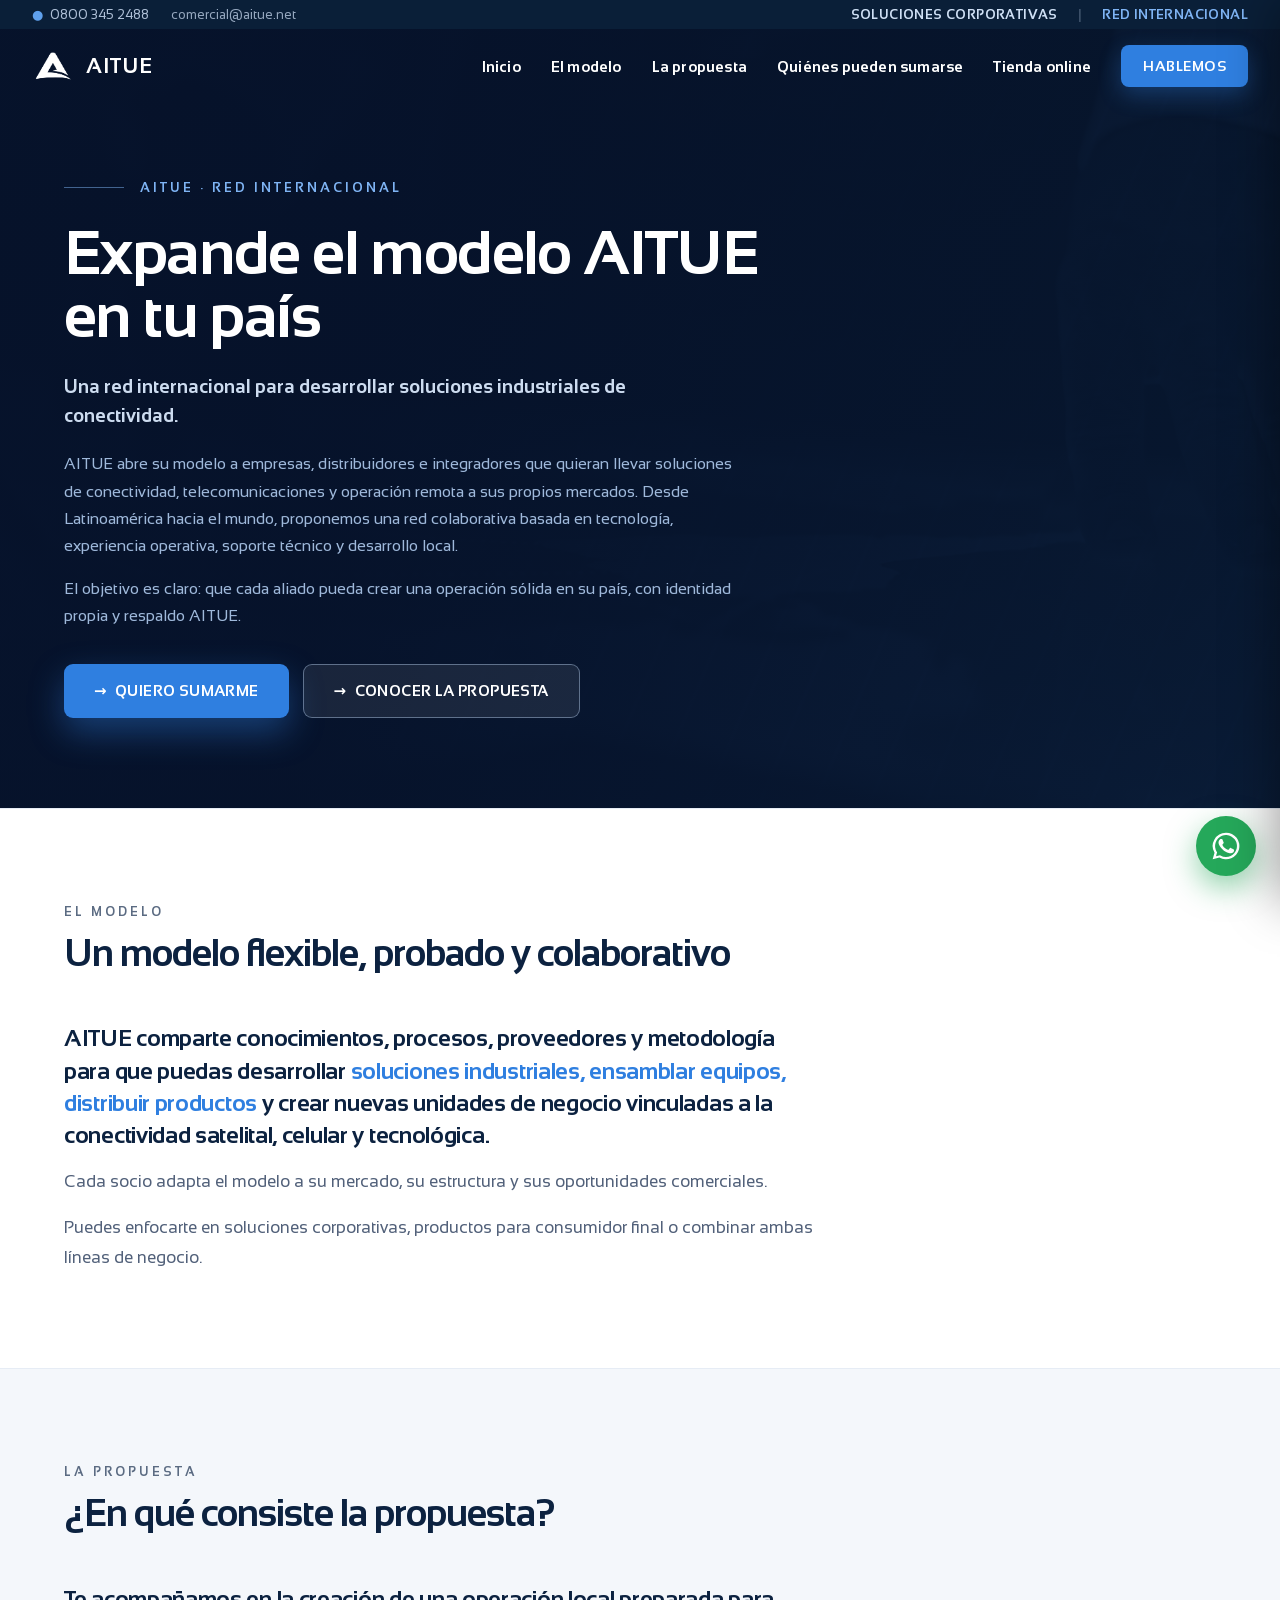
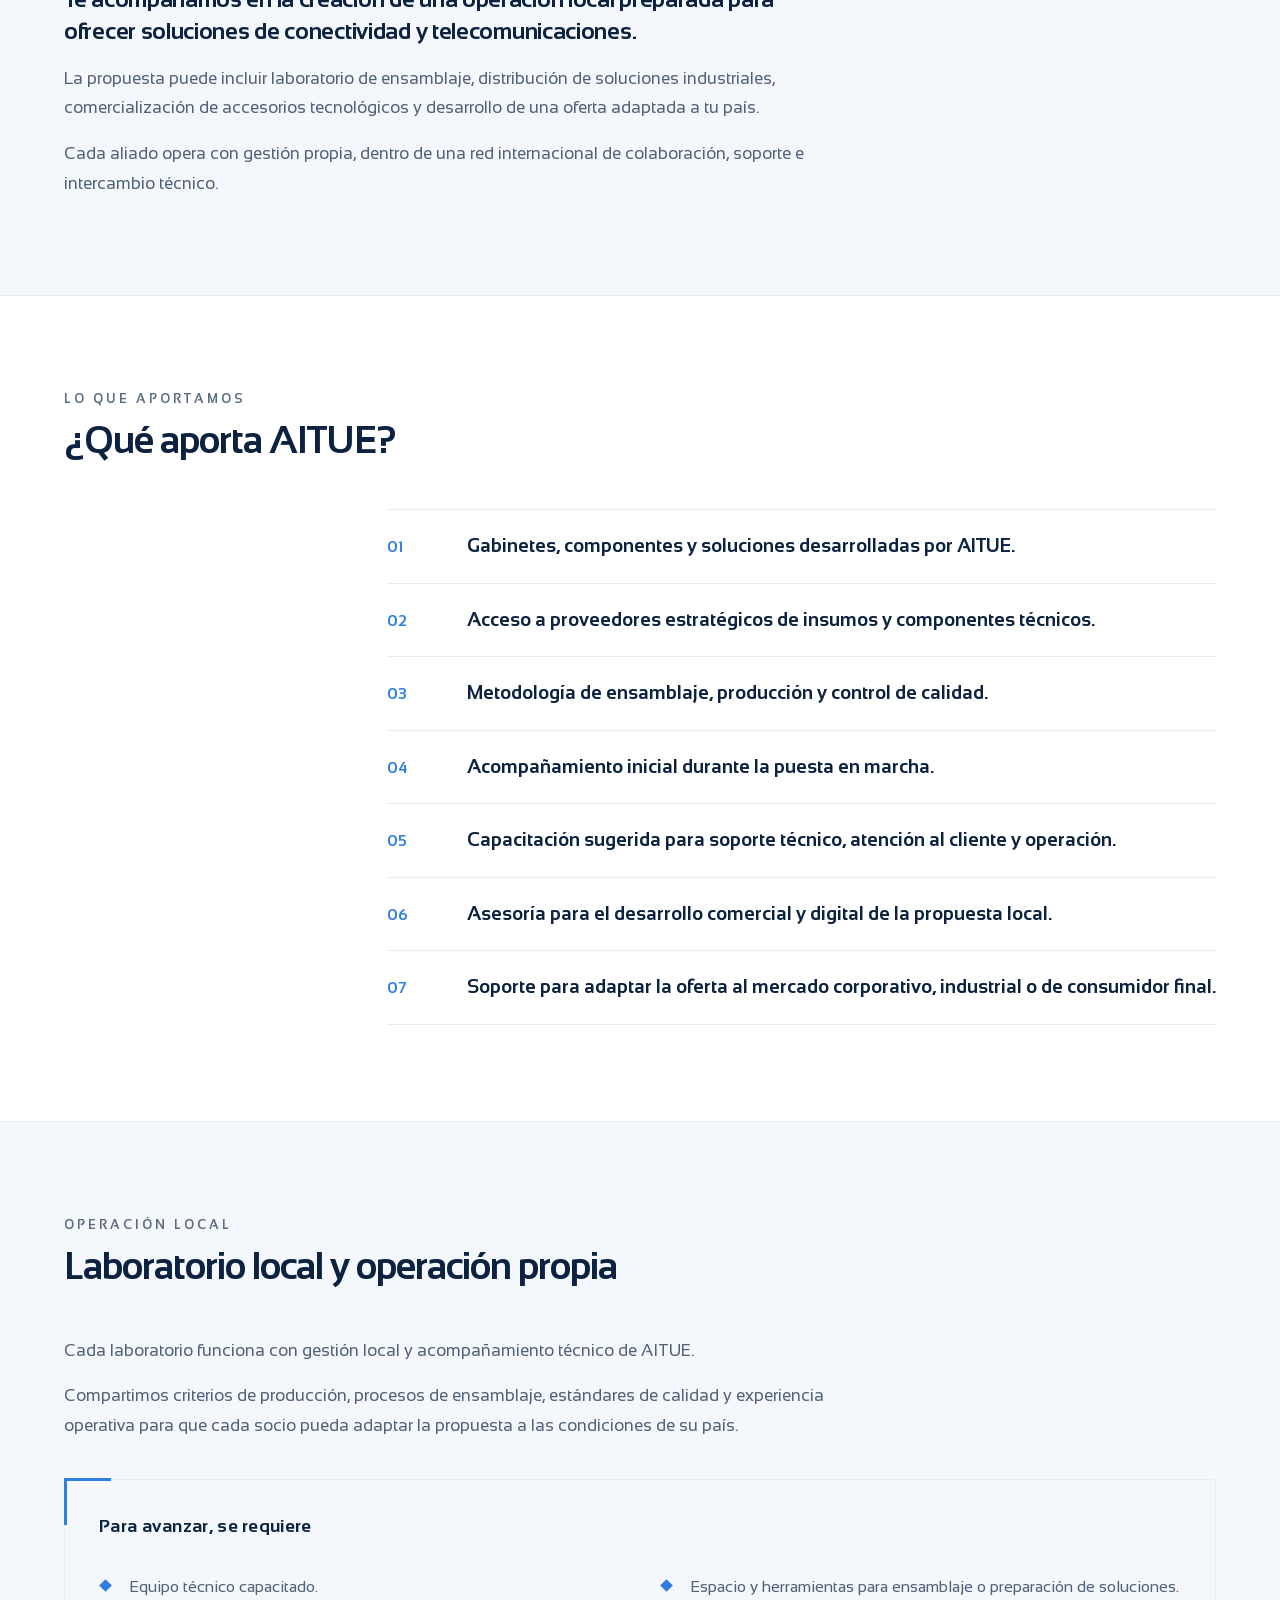
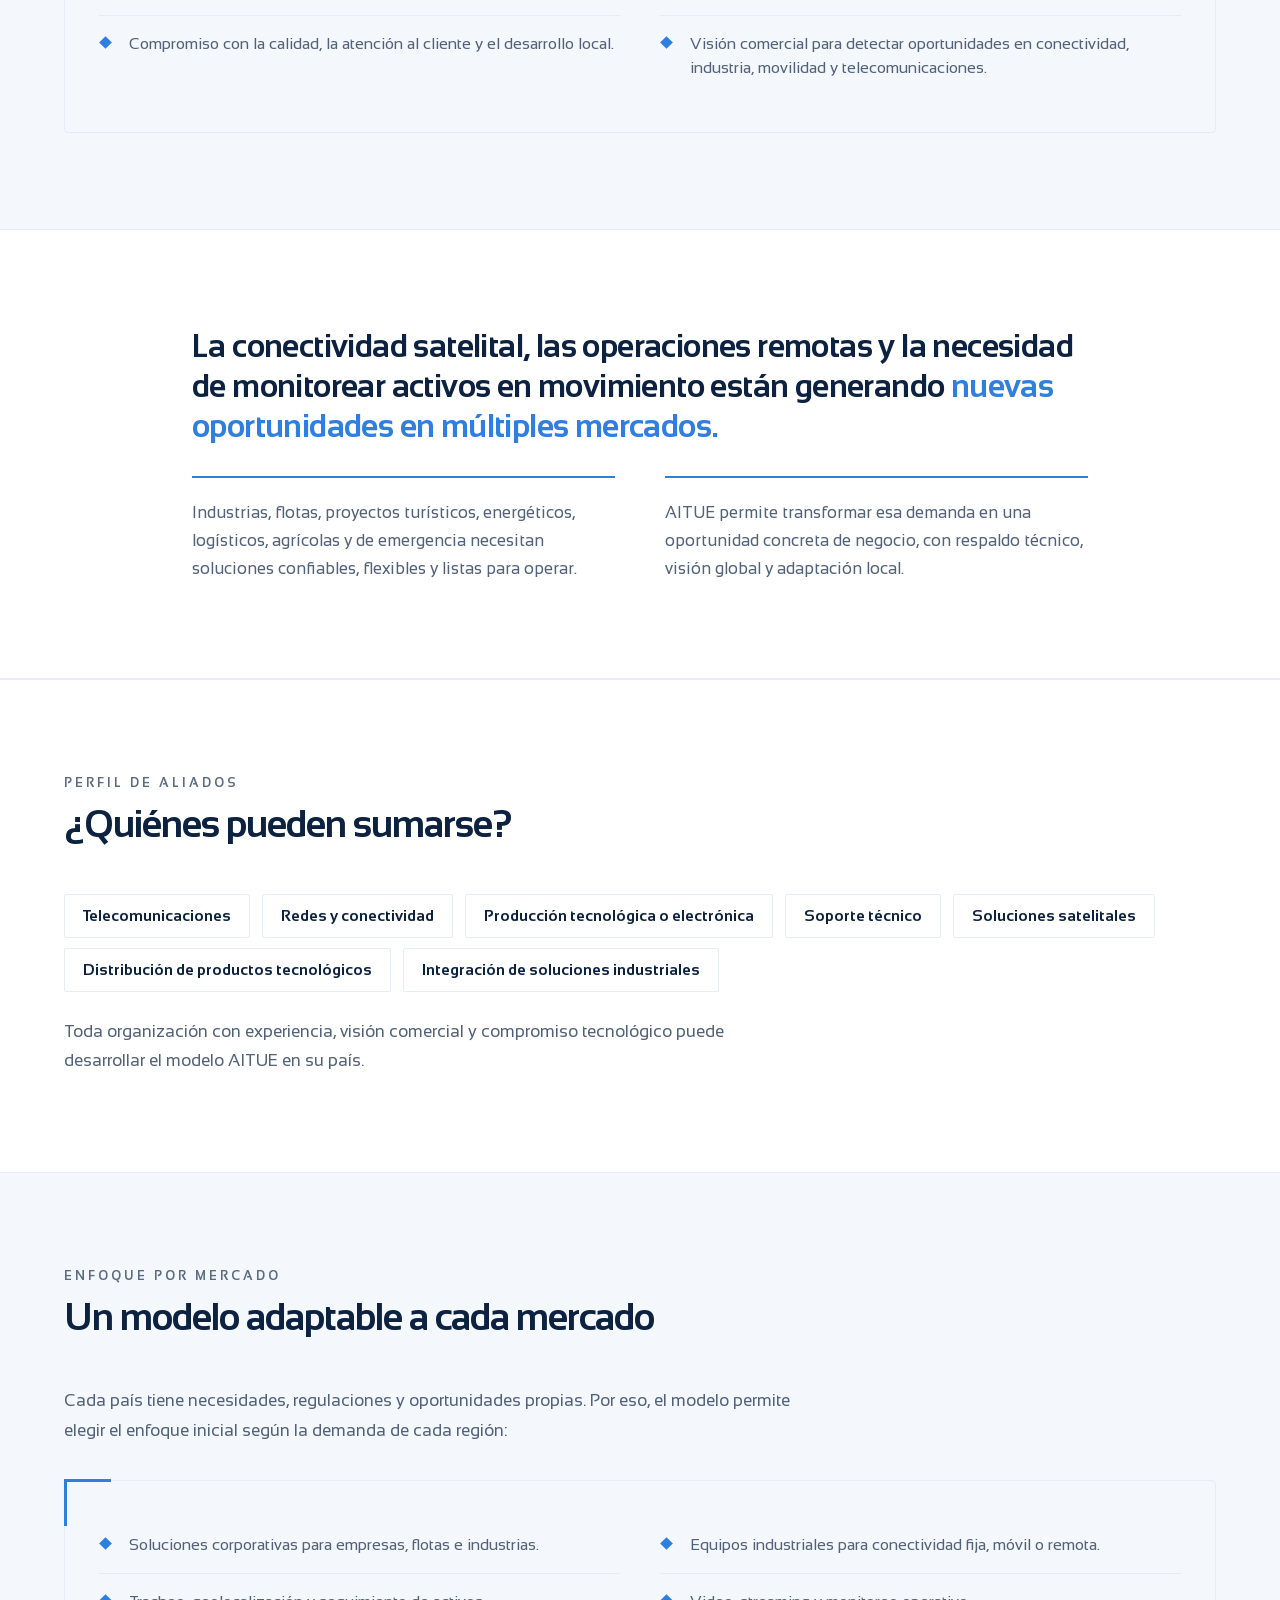
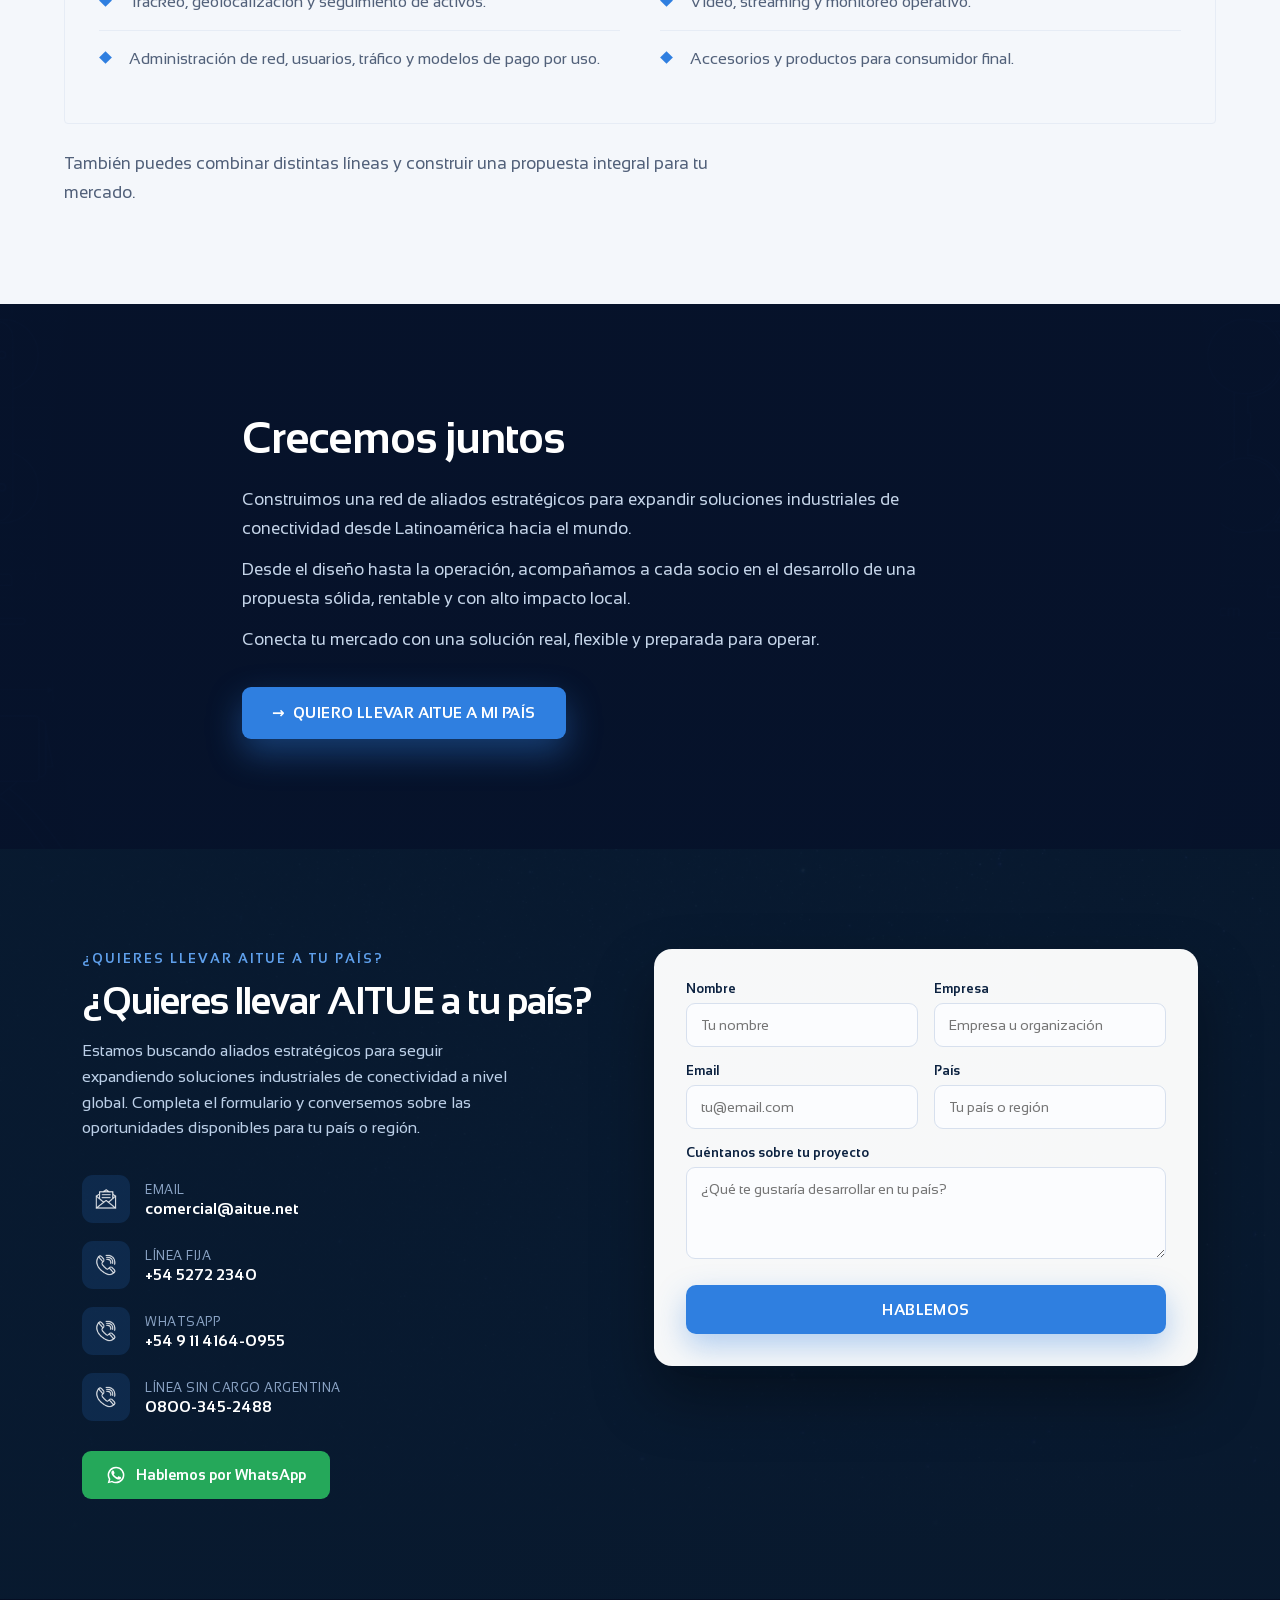
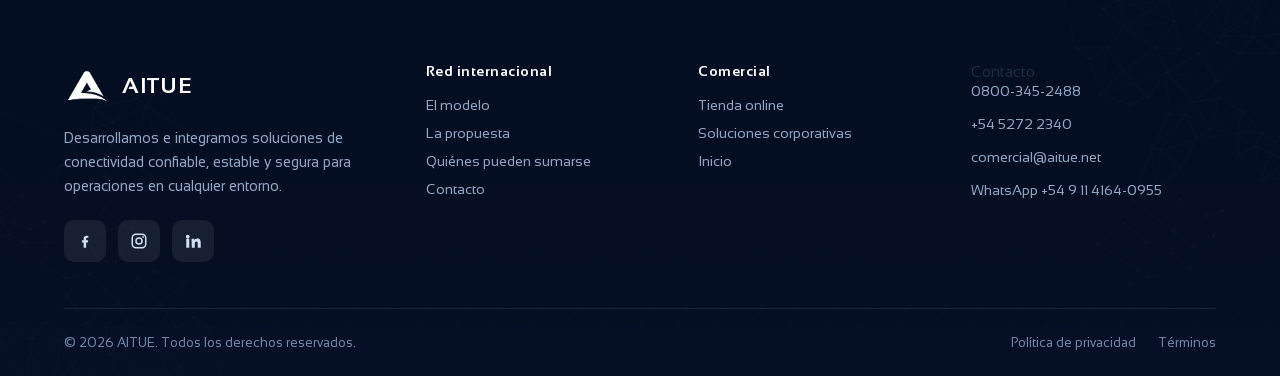
<file: internacional/index.html>
<!DOCTYPE html>
<html lang="es">
<head>
  <script>(function(w,d,s,l,i){w[l]=w[l]||[];w[l].push({'gtm.start':
new Date().getTime(),event:'gtm.js'});var f=d.getElementsByTagName(s)[0],
j=d.createElement(s),dl=l!='dataLayer'?'&l='+l:'';j.async=true;j.src=
'https://www.googletagmanager.com/gtm.js?id='+i+dl;f.parentNode.insertBefore(j,f);
})(window,document,'script','dataLayer','GTM-KVQJHHS');</script>


  <meta charset="utf-8">
  <meta name="viewport" content="width=device-width, initial-scale=1">
  <title>AITUE — Red internacional · Expande el modelo AITUE en tu país</title>
  <meta name="description" content="AITUE abre su modelo a empresas, distribuidores e integradores que quieran llevar soluciones industriales de conectividad, telecomunicaciones y operación remota a sus propios mercados.">

  <link rel="icon" href="../assets/img/logo.png">
  <link rel="stylesheet" href="../css/styles.css">
</head>
<body class="page-inter">
<!-- Google Tag Manager (noscript) -->
<noscript><iframe src="https://www.googletagmanager.com/ns.html?id=GTM-KVQJHHS"
height="0" width="0" style="display:none;visibility:hidden"></iframe></noscript>
<!-- End Google Tag Manager (noscript) -->
  <!-- ============================ HEADER ============================ -->
  <header class="header">
    <div class="topbar">
      <div class="wrap">
        <div class="topbar-left">
          <a href="tel:08003452488"><span class="dot">●</span> 0800 345 2488</a>
          <a href="mailto:comercial@aitue.net" style="opacity:.85;">comercial@aitue.net</a>
        </div>
        <div class="topbar-right">
          <a class="corp" href="../corporativos/">SOLUCIONES CORPORATIVAS</a>
          <span class="sep">|</span>
          <a class="dist" href="internacional.html">RED INTERNACIONAL</a>
        </div>
      </div>
    </div>
    <div class="wrap">
      <div class="navbar">
        <a class="brand" href="../index.html">
          <img src="../assets/img/logo.png" alt="AITUE">
          <span class="word">AITUE</span>
        </a>
        <nav class="nav">
          <a class="link" href="../index.html">Inicio</a>
          <a class="link" href="#modelo">El modelo</a>
          <a class="link" href="#propuesta">La propuesta</a>
          <a class="link" href="#quienes">Quiénes pueden sumarse</a>
          <a class="link" href="https://shop.aitue.net">Tienda online</a>
          <a class="cta" href="#contacto">HABLEMOS</a>
        </nav>
        <button class="burger" aria-label="Abrir menú"><span></span><span></span><span></span></button>
      </div>
    </div>
  </header>

  <!-- drawer mobile -->
  <div class="drawer-scrim"></div>
  <aside class="drawer">
    <div class="drawer-head">
      <span class="word">AITUE</span>
      <button class="drawer-close" aria-label="Cerrar menú">&times;</button>
    </div>
    <a href="#modelo">El modelo</a>
    <a href="#propuesta">La propuesta</a>
    <a href="#quienes">Quiénes pueden sumarse</a>
    <a href="../index.html">Inicio</a>
    <a href="https://shop.aitue.net">Tienda online</a>
    <a href="../corporativos/">Soluciones corporativas</a>
    <a class="cta" href="#contacto">HABLEMOS</a>
  </aside>

  <!-- ============================ HERO ============================ -->
  <section class="hero hero-corp hero-inter" id="top">
    <div class="hero-bg"></div>
    <div class="hero-tint"></div>
    <div class="wrap">
      <div class="xhero">
        <div class="meta"><span class="ln"></span>AITUE · RED INTERNACIONAL</div>
        <h1>Expande el modelo AITUE en tu país</h1>
        <p class="sub">Una red internacional para desarrollar soluciones industriales de conectividad.</p>
        <p class="body">AITUE abre su modelo a empresas, distribuidores e integradores que quieran llevar soluciones de conectividad, telecomunicaciones y operación remota a sus propios mercados. Desde Latinoamérica hacia el mundo, proponemos una red colaborativa basada en tecnología, experiencia operativa, soporte técnico y desarrollo local.</p>
        <p class="body">El objetivo es claro: que cada aliado pueda crear una operación sólida en su país, con identidad propia y respaldo AITUE.</p>
        <div class="actions">
          <a href="#contacto" class="btn btn-primary"><span class="arw">→</span>QUIERO SUMARME</a>
          <a href="#propuesta" class="btn btn-ghost"><span class="arw">→</span>CONOCER LA PROPUESTA</a>
        </div>
      </div>
    </div>
  </section>

  <!-- ============================ 01 · MODELO ============================ -->
  <section class="xsec" id="modelo">
    <div class="wrap">
      <div class="xsec-head reveal">
        <div class="xsec-num">01</div>
        <div class="ht">
          <span class="xsec-eyebrow">El modelo</span>
          <h2>Un modelo flexible, probado y colaborativo</h2>
        </div>
      </div>
      <div class="xbody reveal">
        <div></div>
        <div class="xcopy">
          <p class="big">AITUE comparte conocimientos, procesos, proveedores y metodología para que puedas desarrollar <span class="accent">soluciones industriales, ensamblar equipos, distribuir productos</span> y crear nuevas unidades de negocio vinculadas a la conectividad satelital, celular y tecnológica.</p>
          <p>Cada socio adapta el modelo a su mercado, su estructura y sus oportunidades comerciales.</p>
          <p>Puedes enfocarte en soluciones corporativas, productos para consumidor final o combinar ambas líneas de negocio.</p>
        </div>
      </div>
    </div>
  </section>

  <!-- ============================ 02 · EN QUÉ CONSISTE ============================ -->
  <section class="xsec alt" id="propuesta">
    <div class="wrap">
      <div class="xsec-head reveal">
        <div class="xsec-num">02</div>
        <div class="ht">
          <span class="xsec-eyebrow">La propuesta</span>
          <h2>¿En qué consiste la propuesta?</h2>
        </div>
      </div>
      <div class="xbody reveal">
        <div></div>
        <div class="xcopy">
          <p class="big">Te acompañamos en la creación de una operación local preparada para ofrecer soluciones de conectividad y telecomunicaciones.</p>
          <p>La propuesta puede incluir laboratorio de ensamblaje, distribución de soluciones industriales, comercialización de accesorios tecnológicos y desarrollo de una oferta adaptada a tu país.</p>
          <p>Cada aliado opera con gestión propia, dentro de una red internacional de colaboración, soporte e intercambio técnico.</p>
        </div>
      </div>
    </div>
  </section>

  <!-- ============================ 03 · QUÉ APORTA AITUE ============================ -->
  <section class="xsec">
    <div class="wrap">
      <div class="xsec-head reveal">
        <div class="xsec-num">03</div>
        <div class="ht">
          <span class="xsec-eyebrow">Lo que aportamos</span>
          <h2>¿Qué aporta AITUE?</h2>
        </div>
      </div>
      <div class="xbody reveal">
        <div></div>
        <div class="xledger">
          <div class="row"><span class="n">01</span><p>Gabinetes, componentes y soluciones desarrolladas por AITUE.</p></div>
          <div class="row"><span class="n">02</span><p>Acceso a proveedores estratégicos de insumos y componentes técnicos.</p></div>
          <div class="row"><span class="n">03</span><p>Metodología de ensamblaje, producción y control de calidad.</p></div>
          <div class="row"><span class="n">04</span><p>Acompañamiento inicial durante la puesta en marcha.</p></div>
          <div class="row"><span class="n">05</span><p>Capacitación sugerida para soporte técnico, atención al cliente y operación.</p></div>
          <div class="row"><span class="n">06</span><p>Asesoría para el desarrollo comercial y digital de la propuesta local.</p></div>
          <div class="row"><span class="n">07</span><p>Soporte para adaptar la oferta al mercado corporativo, industrial o de consumidor final.</p></div>
        </div>
      </div>
    </div>
  </section>

  <!-- ============================ 04 · LABORATORIO LOCAL ============================ -->
  <section class="xsec alt">
    <div class="wrap">
      <div class="xsec-head reveal">
        <div class="xsec-num">04</div>
        <div class="ht">
          <span class="xsec-eyebrow">Operación local</span>
          <h2>Laboratorio local y operación propia</h2>
        </div>
      </div>
      <div class="xbody reveal">
        <div></div>
        <div class="xcopy" style="margin-bottom:38px;">
          <p>Cada laboratorio funciona con gestión local y acompañamiento técnico de AITUE.</p>
          <p>Compartimos criterios de producción, procesos de ensamblaje, estándares de calidad y experiencia operativa para que cada socio pueda adaptar la propuesta a las condiciones de su país.</p>
        </div>
      </div>
      <div class="xbody reveal">
        <div></div>
        <div class="xreq cols">
          <h3>Para avanzar, se requiere</h3>
          <ul>
            <li>Equipo técnico capacitado.</li>
            <li>Espacio y herramientas para ensamblaje o preparación de soluciones.</li>
            <li>Compromiso con la calidad, la atención al cliente y el desarrollo local.</li>
            <li>Visión comercial para detectar oportunidades en conectividad, industria, movilidad y telecomunicaciones.</li>
          </ul>
        </div>
      </div>
    </div>
  </section>

  <!-- ============================ 05 · OPORTUNIDAD GLOBAL ============================ -->
  <section class="xsec xquote">
    <div class="wrap reveal">
      <p class="lead-q">La conectividad satelital, las operaciones remotas y la necesidad de monitorear activos en movimiento están generando <span class="accent">nuevas oportunidades en múltiples mercados.</span></p>
      <div class="qgrid">
        <p>Industrias, flotas, proyectos turísticos, energéticos, logísticos, agrícolas y de emergencia necesitan soluciones confiables, flexibles y listas para operar.</p>
        <p>AITUE permite transformar esa demanda en una oportunidad concreta de negocio, con respaldo técnico, visión global y adaptación local.</p>
      </div>
    </div>
  </section>

  <!-- ============================ 06 · QUIÉNES PUEDEN SUMARSE ============================ -->
  <section class="xsec" id="quienes">
    <div class="wrap">
      <div class="xsec-head reveal">
        <div class="xsec-num">06</div>
        <div class="ht">
          <span class="xsec-eyebrow">Perfil de aliados</span>
          <h2>¿Quiénes pueden sumarse?</h2>
        </div>
      </div>
      <div class="xbody reveal">
        <div></div>
        <div class="xtags">
          <span class="xtag">Telecomunicaciones</span>
          <span class="xtag">Redes y conectividad</span>
          <span class="xtag">Producción tecnológica o electrónica</span>
          <span class="xtag">Soporte técnico</span>
          <span class="xtag">Soluciones satelitales</span>
          <span class="xtag">Distribución de productos tecnológicos</span>
          <span class="xtag">Integración de soluciones industriales</span>
        </div>
        <p class="xtag-closer">Toda organización con experiencia, visión comercial y compromiso tecnológico puede desarrollar el modelo AITUE en su país.</p>
      </div>
    </div>
  </section>

  <!-- ============================ 07 · MODELO ADAPTABLE ============================ -->
  <section class="xsec alt">
    <div class="wrap">
      <div class="xsec-head reveal">
        <div class="xsec-num">07</div>
        <div class="ht">
          <span class="xsec-eyebrow">Enfoque por mercado</span>
          <h2>Un modelo adaptable a cada mercado</h2>
        </div>
      </div>
      <div class="xbody reveal">
        <div></div>
        <div class="xcopy" style="margin-bottom:34px;">
          <p>Cada país tiene necesidades, regulaciones y oportunidades propias. Por eso, el modelo permite elegir el enfoque inicial según la demanda de cada región:</p>
        </div>
      </div>
      <div class="xbody reveal">
        <div></div>
        <div class="xreq cols">
          <ul>
            <li>Soluciones corporativas para empresas, flotas e industrias.</li>
            <li>Equipos industriales para conectividad fija, móvil o remota.</li>
            <li>Trackeo, geolocalización y seguimiento de activos.</li>
            <li>Video, streaming y monitoreo operativo.</li>
            <li>Administración de red, usuarios, tráfico y modelos de pago por uso.</li>
            <li>Accesorios y productos para consumidor final.</li>
          </ul>
        </div>
      </div>
      <div class="xbody reveal">
        <div></div>
        <p class="xtag-closer" style="margin-top:26px;">También puedes combinar distintas líneas y construir una propuesta integral para tu mercado.</p>
      </div>
    </div>
  </section>

  <!-- ============================ QUEREMOS CRECER CON VOS ============================ -->
  <section class="xgrow">
    <div class="bg"></div>
    <div class="tint"></div>
    <div class="wrap reveal">

      <h2>Crecemos juntos</h2>
      <p>Construimos una red de aliados estratégicos para expandir soluciones industriales de conectividad desde Latinoamérica hacia el mundo.</p>
      <p>Desde el diseño hasta la operación, acompañamos a cada socio en el desarrollo de una propuesta sólida, rentable y con alto impacto local.</p>
      <p>Conecta tu mercado con una solución real, flexible y preparada para operar.</p>
      <div class="actions">
        <a href="#contacto" class="btn btn-primary"><span class="arw">→</span>QUIERO LLEVAR AITUE A MI PAÍS</a>
      </div>
    </div>
  </section>

  <!-- ============================ CONTACTO ============================ -->
  <section class="sec contacto" id="contacto">
    <div class="bg"></div>
    <div class="tint"></div>
    <div class="wrap">
      <div class="info reveal">
        <span class="kicker light">¿QUIERES LLEVAR AITUE A TU PAÍS?</span>
        <h2>¿Quieres llevar AITUE a tu país?</h2>
        <p class="lead">Estamos buscando aliados estratégicos para seguir expandiendo soluciones industriales de conectividad a nivel global. Completa el formulario y conversemos sobre las oportunidades disponibles para tu país o región.</p>
        <div class="cinfo">
          <div class="item"><div class="ic"><img src="../assets/icon/1_mail-icon.webp" alt=""></div><div><small>EMAIL</small><b>comercial@aitue.net</b></div></div>
          <div class="item"><div class="ic"><img src="../assets/icon/1_phone-icon.webp" alt=""></div><div><small>LÍNEA FIJA</small><b>+54 5272 2340</b></div></div>
          <div class="item"><div class="ic"><img src="../assets/icon/1_phone-icon.webp" alt=""></div><div><small>WHATSAPP</small><b>+54 9 11 4164-0955</b></div></div>
          <div class="item"><div class="ic"><img src="../assets/icon/1_phone-icon.webp" alt=""></div><div><small>LÍNEA SIN CARGO ARGENTINA</small><b>0800-345-2488</b></div></div>
        </div>
        <a class="wa-btn" href="https://wa.me/5491141640955?text=%C2%A1Hola!%20Quiero%20llevar%20el%20modelo%20AITUE%20a%20mi%20pa%C3%ADs." target="_blank" rel="noopener">
          <svg class="wa-btn-ic" viewBox="0 0 24 24" fill="#fff" aria-hidden="true"><path d="M17.5 14.4c-.3-.15-1.7-.84-2-.94-.26-.1-.45-.15-.64.15-.19.28-.73.94-.9 1.13-.16.19-.33.21-.62.07-1.7-.85-2.82-1.52-3.94-3.44-.3-.51.3-.47.85-1.58.1-.19.05-.35-.02-.5-.08-.14-.64-1.55-.88-2.12-.23-.55-.47-.48-.64-.49h-.55c-.19 0-.5.07-.76.36s-1 .98-1 2.4 1.02 2.78 1.17 2.97c.14.19 2.02 3.08 4.9 4.32.68.29 1.21.47 1.63.6.69.22 1.31.19 1.8.11.55-.08 1.7-.69 1.94-1.36.24-.67.24-1.24.17-1.36-.07-.12-.26-.19-.55-.33z"/><path d="M12 2a10 10 0 0 0-8.6 15.06L2 22l5.06-1.33A10 10 0 1 0 12 2zm0 18.2a8.2 8.2 0 0 1-4.18-1.14l-.3-.18-3 .79.8-2.92-.2-.31A8.2 8.2 0 1 1 12 20.2z"/></svg>
          Hablemos por WhatsApp
        </a>
      </div>

      <div class="formwrap reveal">
        <form class="form" id="contact-form" action="internacional.php" method="POST">
          <input type="text" name="website" style="display:none">

          <div class="grid2">
            <div>
              <label>Nombre</label>
              <input name="nombre" required placeholder="Tu nombre">
            </div>

            <div>
              <label>Empresa</label>
              <input name="empresa" placeholder="Empresa u organización">
            </div>
          </div>

          <div class="grid2">
            <div>
              <label>Email</label>
              <input name="email" type="email" required placeholder="tu@email.com">
            </div>

            <div>
              <label>País</label>
              <input name="pais" placeholder="Tu país o región">
            </div>
          </div>

          <div class="field last">
            <label>Cuéntanos sobre tu proyecto</label>
            <textarea name="mensaje" rows="4" placeholder="¿Qué te gustaría desarrollar en tu país?"></textarea>
          </div>
<input type="text" name="website" style="display:none">
          <button type="submit" class="submit">HABLEMOS</button>
        </form>

        <div class="form-done hidden" id="form-done">
          <div class="check"><svg width="34" height="34" viewBox="0 0 24 24" fill="none" stroke="#25a85a" stroke-width="2.6" stroke-linecap="round" stroke-linejoin="round"><polyline points="20 6 9 17 4 12"></polyline></svg></div>
          <h3>¡Gracias por tu interés!</h3>
          <p>Nuestro equipo comercial la analizará y se pondrá en contacto para conversar sobre las oportunidades disponibles para tu país o región.</p>
        </div>
      </div>
    </div>
  </section>

  <!-- ============================ FOOTER ============================ -->
  <footer class="footer">
    <div class="bg"></div>
    <div class="wrap">
      <div class="top">
        <div class="brandcol">
          <div class="b"><img src="../assets/img/logo.png" alt="AITUE"><span class="word">AITUE</span></div>
          <p>Desarrollamos e integramos soluciones de conectividad confiable, estable y segura para operaciones en cualquier entorno.</p>
          <div class="socials">
            <a href="https://www.facebook.com/aitue.net" target="_blank" rel="noopener" aria-label="Facebook"><svg width="18" height="18" viewBox="0 0 24 24" fill="#cfe0f5"><path d="M13.5 21v-7h2.3l.4-3h-2.7V9.1c0-.86.27-1.45 1.5-1.45H16.4V5a21 21 0 0 0-2.3-.12c-2.3 0-3.9 1.4-3.9 3.98V11H8v3h2.2v7z"/></svg></a>
            <a href="https://www.instagram.com/aituecomunica/" target="_blank" rel="noopener" aria-label="Instagram"><svg width="18" height="18" viewBox="0 0 24 24" fill="none" stroke="#cfe0f5" stroke-width="2"><rect x="3" y="3" width="18" height="18" rx="5"></rect><circle cx="12" cy="12" r="4"></circle><circle cx="17.5" cy="6.5" r="1.2" fill="#cfe0f5" stroke="none"></circle></svg></a>
            <a href="https://www.linkedin.com/company/aitue/" target="_blank" rel="noopener" aria-label="LinkedIn"><svg width="18" height="18" viewBox="0 0 24 24" fill="#cfe0f5"><path d="M4.98 3.5A2.5 2.5 0 1 0 5 8.5a2.5 2.5 0 0 0 0-5zM3 9h4v12H3zM10 9h3.8v1.7h.1c.5-1 1.8-2 3.7-2 4 0 4.7 2.6 4.7 6V21h-4v-5.3c0-1.3 0-3-1.8-3s-2.1 1.4-2.1 2.9V21h-4z"/></svg></a>
          </div>
        </div>
        <div class="col">
          <div class="h">Red internacional</div>
          <div class="links">
            <a href="#modelo">El modelo</a>
            <a href="#propuesta">La propuesta</a>
            <a href="#quienes">Quiénes pueden sumarse</a>
            <a href="#contacto">Contacto</a>
          </div>
        </div>
        <div class="col">
          <div class="h">Comercial</div>
          <div class="links">
            <a href="https://shop.aitue.net">Tienda online</a>
            <a href="../corporativos/index.html">Soluciones corporativas</a>
            <a href="../index.html">Inicio</a>
          </div>
        </div>
        <div class="contactcol">
          <div class="h">Contacto</div>
          <div class="lines">
            <a href="tel:08003452488">0800-345-2488</a>
            <a href="tel:+545272340">+54 5272 2340</a>
            <a href="mailto:comercial@aitue.net">comercial@aitue.net</a>
            <a href="https://wa.me/5491141640955" target="_blank" rel="noopener">WhatsApp +54 9 11 4164-0955</a>
          </div>
        </div>
      </div>
      <div class="bottom">
        <p>© <span id="year">2025</span> AITUE. Todos los derechos reservados.</p>
        <div class="legal">
          <a href="#">Política de privacidad</a>
          <a href="#">Términos</a>
        </div>
      </div>
    </div>
  </footer>

  <!-- floating whatsapp -->
  <a class="wa-float" href="https://wa.me/5491141640955?text=%C2%A1Hola!%20Me%20comunico%20desde%20el%20sitio%20de%20la%20red%20internacional%20AITUE." target="_blank" rel="noopener" aria-label="WhatsApp">
    <svg viewBox="0 0 24 24" fill="#fff" aria-hidden="true" style="width:32px;height:32px;"><path d="M17.5 14.4c-.3-.15-1.7-.84-2-.94-.26-.1-.45-.15-.64.15-.19.28-.73.94-.9 1.13-.16.19-.33.21-.62.07-1.7-.85-2.82-1.52-3.94-3.44-.3-.51.3-.47.85-1.58.1-.19.05-.35-.02-.5-.08-.14-.64-1.55-.88-2.12-.23-.55-.47-.48-.64-.49h-.55c-.19 0-.5.07-.76.36s-1 .98-1 2.4 1.02 2.78 1.17 2.97c.14.19 2.02 3.08 4.9 4.32.68.29 1.21.47 1.63.6.69.22 1.31.19 1.8.11.55-.08 1.7-.69 1.94-1.36.24-.67.24-1.24.17-1.36-.07-.12-.26-.19-.55-.33z"/><path d="M12 2a10 10 0 0 0-8.6 15.06L2 22l5.06-1.33A10 10 0 1 0 12 2zm0 18.2a8.2 8.2 0 0 1-4.18-1.14l-.3-.18-3 .79.8-2.92-.2-.31A8.2 8.2 0 1 1 12 20.2z"/></svg>
  </a>

  <script src="../js/main.js"></script>
</body>
</html>
</file>
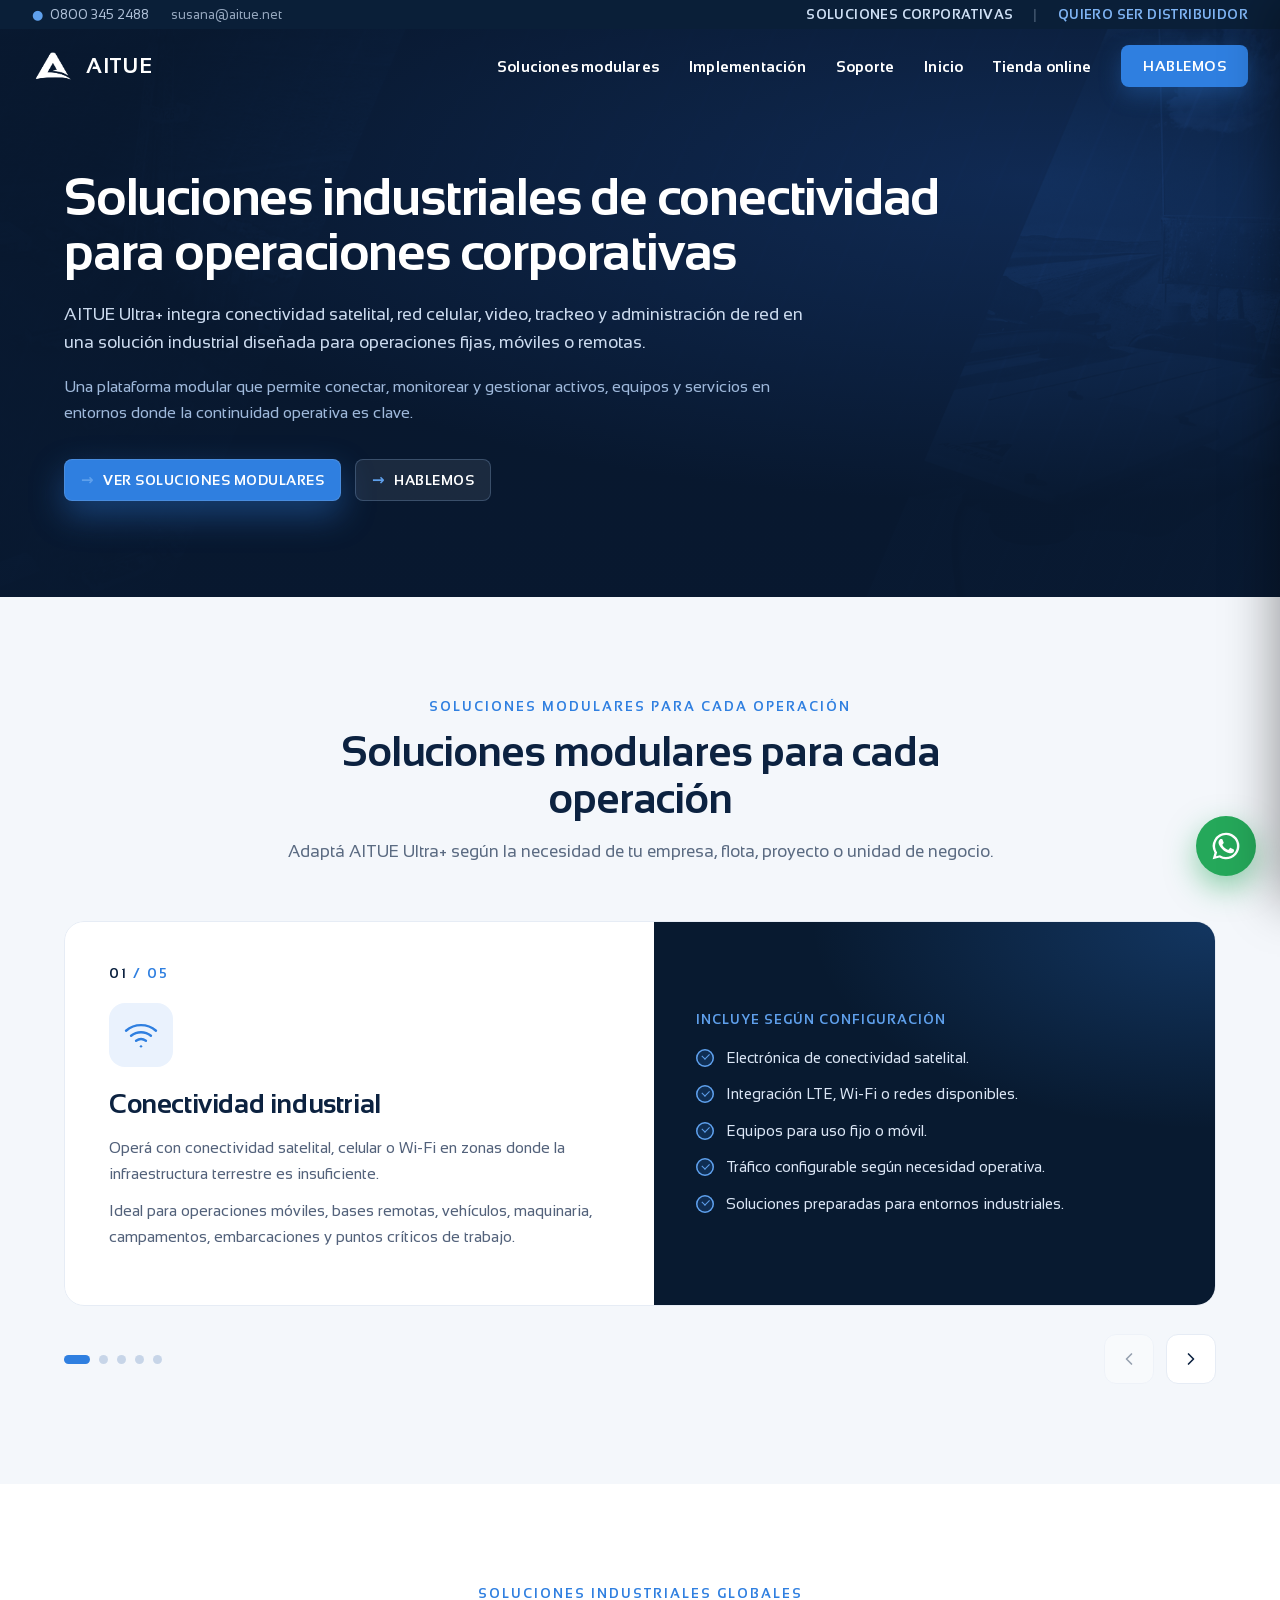
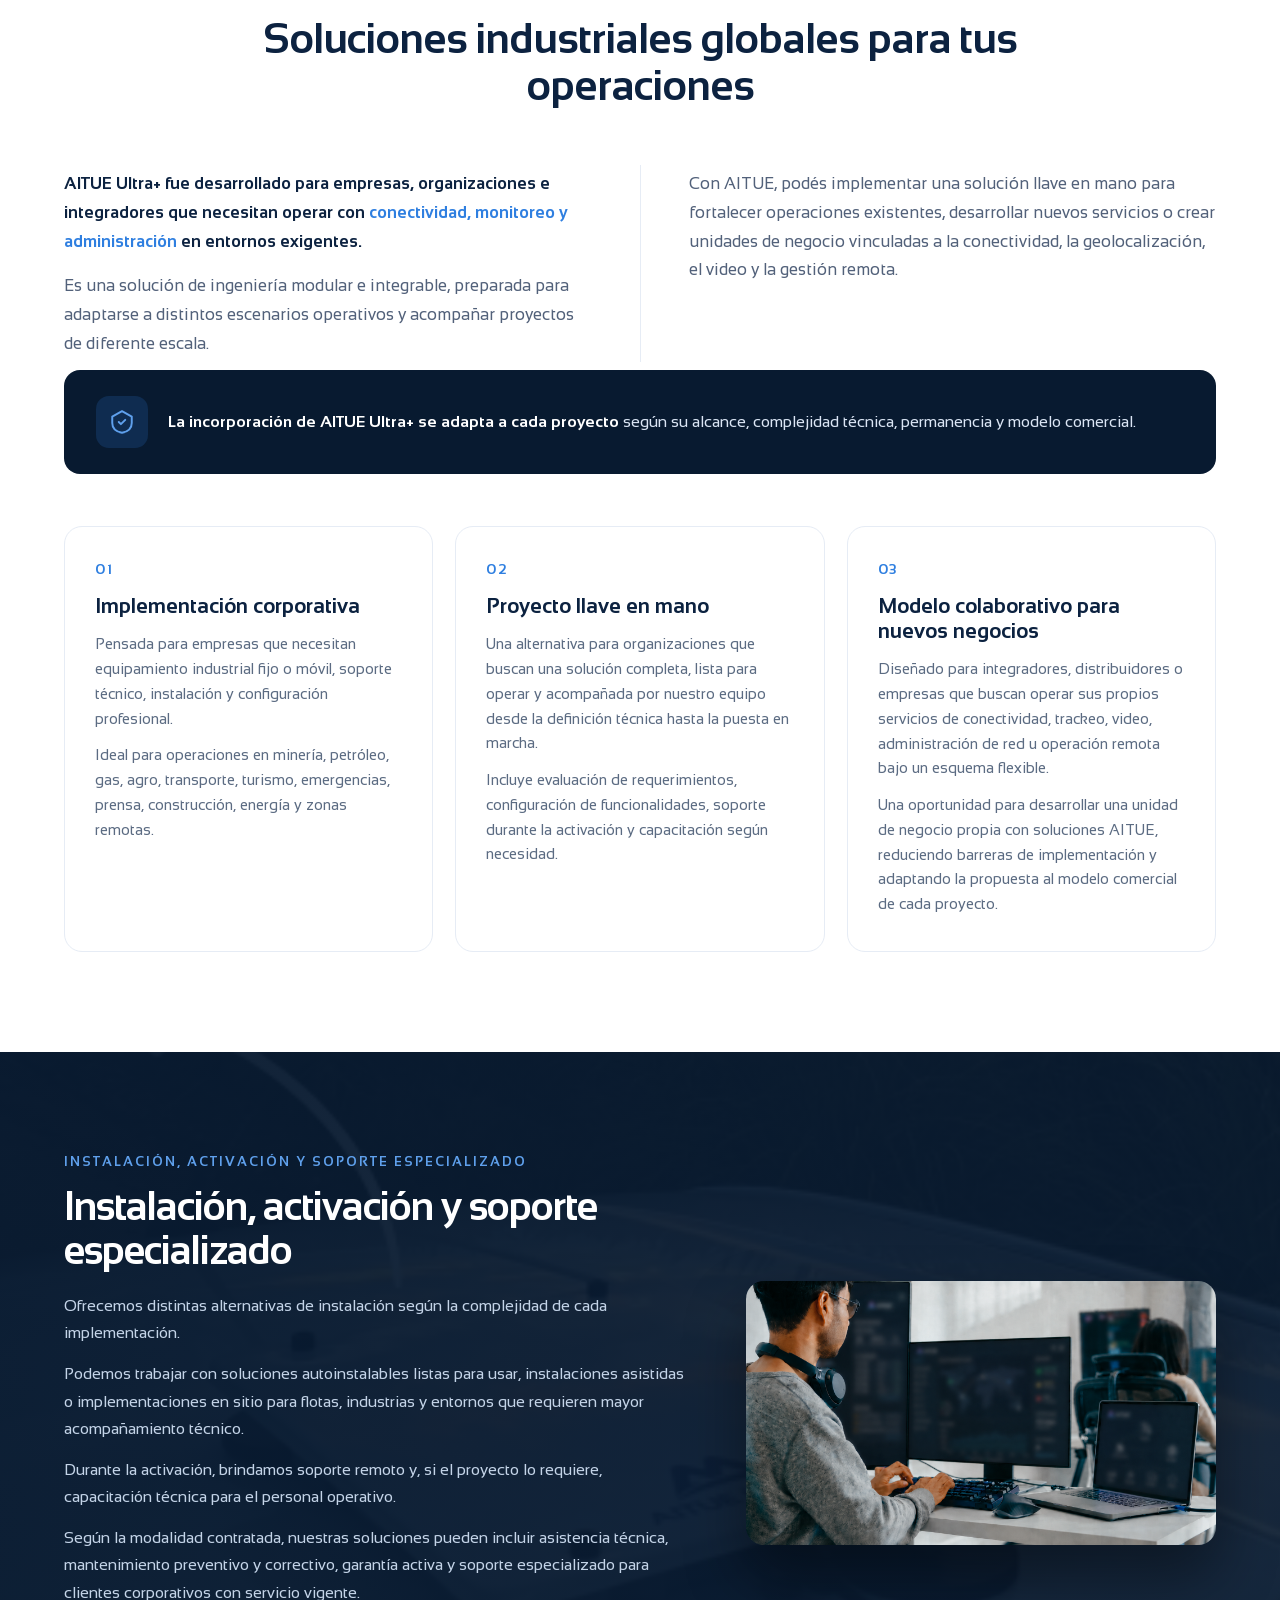
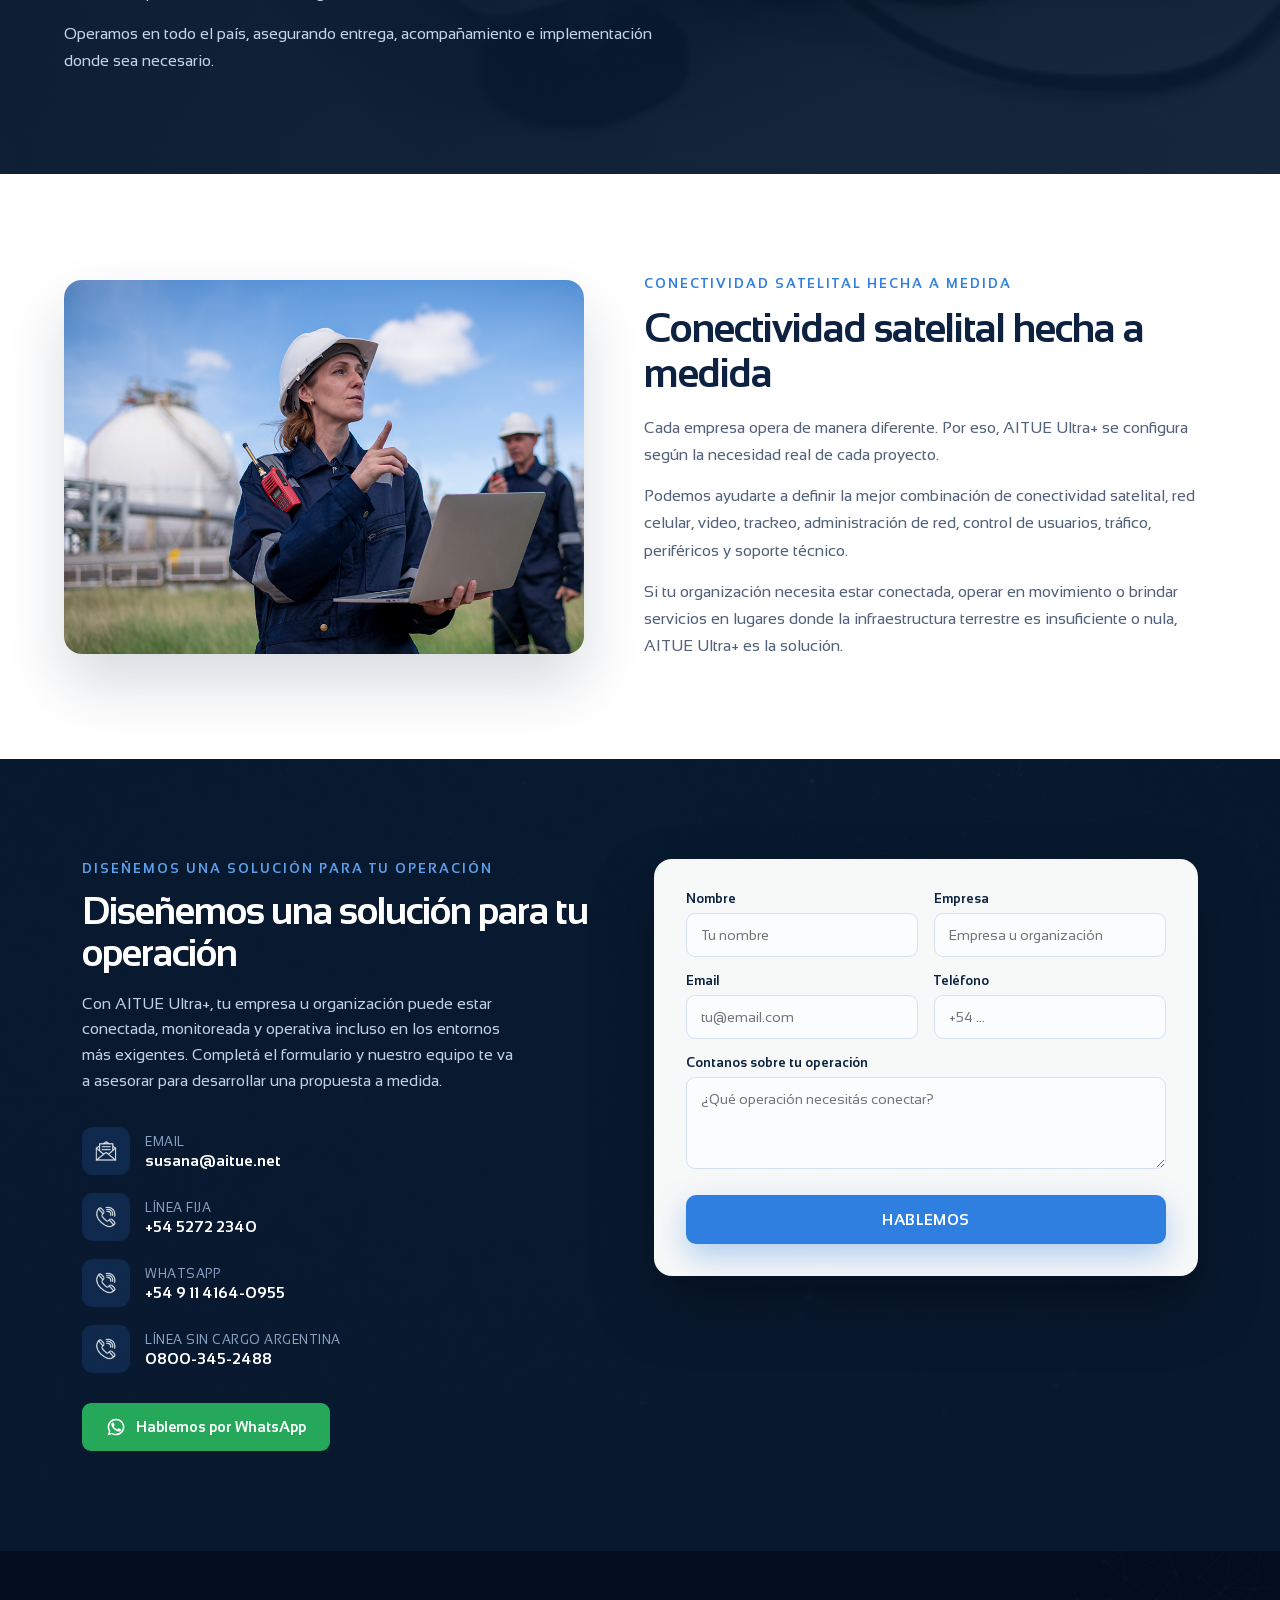
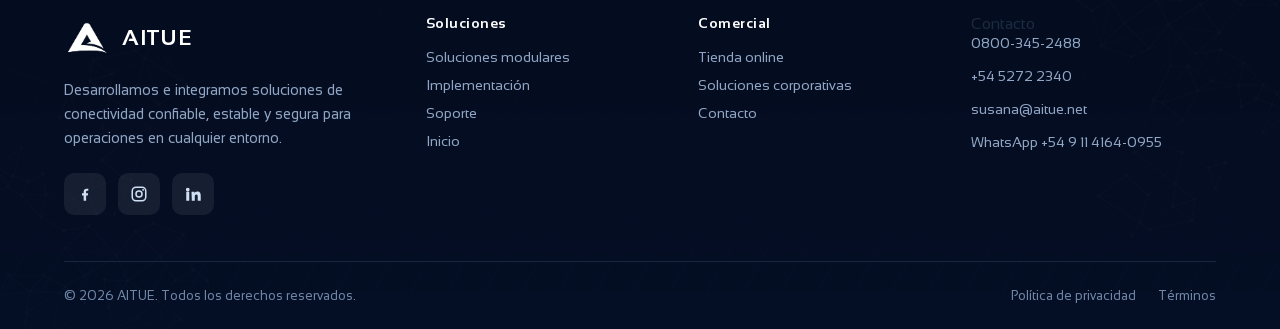
<file: corporativos.html>
<!DOCTYPE html>
<html lang="es">
<head>
  <meta charset="utf-8">
  <meta name="viewport" content="width=device-width, initial-scale=1">
  <title>AITUE Ultra+ — Soluciones industriales de conectividad para operaciones corporativas</title>
  <meta name="description" content="AITUE Ultra+ integra conectividad satelital, red celular, video, trackeo y administración de red en una solución industrial modular para operaciones fijas, móviles o remotas.">

  <link rel="icon" href="assets/img/AITUE.png">
  <link rel="stylesheet" href="css/styles.css">
</head>
<body>

  <!-- ============================ HEADER ============================ -->
  <header class="header">
    <div class="topbar">
      <div class="wrap">
        <div class="topbar-left">
          <a href="tel:08003452488"><span class="dot">●</span> 0800 345 2488</a>
          <a href="mailto:susana@aitue.net" style="opacity:.85;">susana@aitue.net</a>
        </div>
        <div class="topbar-right">
          <a class="corp" href="corporativos.html">SOLUCIONES CORPORATIVAS</a>
          <span class="sep">|</span>
          <a class="dist" href="#contacto">QUIERO SER DISTRIBUIDOR</a>
        </div>
      </div>
    </div>
    <div class="wrap">
      <div class="navbar">
        <a class="brand" href="index.html">
          <img src="assets/img/AITUE.png" alt="AITUE">
          <span class="word">AITUE</span>
        </a>
        <nav class="nav">
          <a class="link" href="#modulos">Soluciones modulares</a>
          <a class="link" href="#implementacion">Implementación</a>
          <a class="link" href="#soporte">Soporte</a>
          <a class="link" href="index.html">Inicio</a>
          <a class="link" href="https://shop.aitue.net">Tienda online</a>
          <a class="cta" href="#contacto">HABLEMOS</a>
        </nav>
        <button class="burger" aria-label="Abrir menú"><span></span><span></span><span></span></button>
      </div>
    </div>
  </header>

  <!-- drawer mobile -->
  <div class="drawer-scrim"></div>
  <aside class="drawer">
    <div class="drawer-head">
      <span class="word">AITUE</span>
      <button class="drawer-close" aria-label="Cerrar menú">&times;</button>
    </div>
    <a href="#modulos">Soluciones modulares</a>
    <a href="#implementacion">Implementación</a>
    <a href="#soporte">Soporte</a>
    <a href="index.html">Inicio</a>
    <a href="https://shop.aitue.net">Tienda online</a>
    <a class="cta" href="#contacto">HABLEMOS</a>
  </aside>

  <!-- ============================ HERO ============================ -->
  <section class="hero hero-corp" id="top">
    <div class="hero-bg"></div>
    <div class="hero-tint"></div>
    <div class="wrap">
      <div class="hero-copy">
        
        <h1>Soluciones industriales de conectividad para operaciones corporativas</h1>
        <p class="desc">AITUE Ultra+ integra conectividad satelital, red celular, video, trackeo y administración de red en una solución industrial diseñada para operaciones fijas, móviles o remotas.</p>
        <p class="desc sub">Una plataforma modular que permite conectar, monitorear y gestionar activos, equipos y servicios en entornos donde la continuidad operativa es clave.</p>
        <div class="access-row">
          <a href="#modulos" class="btn btn-primary"><span class="arw">→</span>VER SOLUCIONES MODULARES</a>
          <a href="#contacto" class="btn btn-ghost"><span class="arw">→</span>HABLEMOS</a>
        </div>
      </div>
    </div>
  </section>

  <!-- ============================ SOLUCIONES MODULARES (slider) ============================ -->
  <section class="sec modules" id="modulos">
    <div class="wrap">
      <div class="sec-head reveal">
        <span class="kicker">SOLUCIONES MODULARES PARA CADA OPERACIÓN</span>
        <h2>Soluciones modulares para cada operación</h2>
        <p>Adaptá AITUE Ultra+ según la necesidad de tu empresa, flota, proyecto o unidad de negocio.</p>
      </div>

      <div class="mod-slider reveal">
        <div class="mod-viewport">
          <div class="mod-track" id="modTrack">

            <!-- Conectividad industrial -->
            <article class="mod-card">
              <div class="mc-left">
                <div class="mc-count"><b>01</b> / 05</div>
                <div class="ic"><svg viewBox="0 0 24 24" fill="none" stroke="currentColor" stroke-width="1.7" stroke-linecap="round" stroke-linejoin="round"><path d="M5 12.55a11 11 0 0 1 14 0"></path><path d="M1.42 9a16 16 0 0 1 21.16 0"></path><path d="M8.53 16.11a6 6 0 0 1 6.95 0"></path><line x1="12" y1="20" x2="12.01" y2="20"></line></svg></div>
                <h3>Conectividad industrial</h3>
                <p>Operá con conectividad satelital, celular o Wi-Fi en zonas donde la infraestructura terrestre es insuficiente.</p>
                <p>Ideal para operaciones móviles, bases remotas, vehículos, maquinaria, campamentos, embarcaciones y puntos críticos de trabajo.</p>
              </div>
              <div class="mc-panel">
                <div class="list-label">Incluye según configuración</div>
                <ul>
                  <li>Electrónica de conectividad satelital.</li>
                  <li>Integración LTE, Wi-Fi o redes disponibles.</li>
                  <li>Equipos para uso fijo o móvil.</li>
                  <li>Tráfico configurable según necesidad operativa.</li>
                  <li>Soluciones preparadas para entornos industriales.</li>
                </ul>
              </div>
            </article>

            <!-- Video y streaming -->
            <article class="mod-card">
              <div class="mc-left">
                <div class="mc-count"><b>02</b> / 05</div>
                <div class="ic"><svg viewBox="0 0 24 24" fill="none" stroke="currentColor" stroke-width="1.7" stroke-linecap="round" stroke-linejoin="round"><rect x="2" y="6" width="14" height="12" rx="2"></rect><path d="M16 10l6-3v10l-6-3z"></path></svg></div>
                <h3>Video y streaming</h3>
                <p>Visualizá operaciones en vivo desde cualquier ubicación con soluciones de video integradas a la conectividad del equipo.</p>
                <p>Una herramienta clave para monitoreo remoto, control de procesos, seguridad operativa y supervisión de activos.</p>
              </div>
              <div class="mc-panel">
                <div class="list-label">Funciones disponibles</div>
                <ul>
                  <li>Cámara HD.</li>
                  <li>Transmisión en vivo.</li>
                  <li>Visualización remota desde dispositivos autorizados.</li>
                  <li>Alertas inteligentes según proyecto.</li>
                  <li>Integración directa con AITUE Ultra+.</li>
                </ul>
              </div>
            </article>

            <!-- Gestión operativa -->
            <article class="mod-card">
              <div class="mc-left">
                <div class="mc-count"><b>03</b> / 05</div>
                <div class="ic"><svg viewBox="0 0 24 24" fill="none" stroke="currentColor" stroke-width="1.7" stroke-linecap="round" stroke-linejoin="round"><circle cx="12" cy="12" r="3"></circle><path d="M19.4 15a1.65 1.65 0 0 0 .33 1.82l.06.06a2 2 0 1 1-2.83 2.83l-.06-.06a1.65 1.65 0 0 0-1.82-.33 1.65 1.65 0 0 0-1 1.51V21a2 2 0 0 1-4 0v-.09A1.65 1.65 0 0 0 9 19.4a1.65 1.65 0 0 0-1.82.33l-.06.06a2 2 0 1 1-2.83-2.83l.06-.06a1.65 1.65 0 0 0 .33-1.82 1.65 1.65 0 0 0-1.51-1H3a2 2 0 0 1 0-4h.09A1.65 1.65 0 0 0 4.6 9a1.65 1.65 0 0 0-.33-1.82l-.06-.06a2 2 0 1 1 2.83-2.83l.06.06a1.65 1.65 0 0 0 1.82.33H9a1.65 1.65 0 0 0 1-1.51V3a2 2 0 0 1 4 0v.09a1.65 1.65 0 0 0 1 1.51 1.65 1.65 0 0 0 1.82-.33l.06-.06a2 2 0 1 1 2.83 2.83l-.06.06a1.65 1.65 0 0 0-.33 1.82V9a1.65 1.65 0 0 0 1.51 1H21a2 2 0 0 1 0 4h-.09a1.65 1.65 0 0 0-1.51 1z"></path></svg></div>
                <h3>Gestión operativa</h3>
                <p>Administrá servicios, periféricos y recursos conectados desde una misma solución industrial.</p>
                <p>Diseñado para operaciones que necesitan control, continuidad y capacidad de adaptación en tiempo real.</p>
              </div>
              <div class="mc-panel">
                <div class="list-label">Capacidades principales</div>
                <ul>
                  <li>Gestión de conectividad.</li>
                  <li>Control de tráfico a medida.</li>
                  <li>Administración de dispositivos conectados.</li>
                  <li>Integración con equipos fijos o móviles.</li>
                  <li>Aplicación en flotas, industrias y proyectos especiales.</li>
                </ul>
              </div>
            </article>

            <!-- Administración de red -->
            <article class="mod-card">
              <div class="mc-left">
                <div class="mc-count"><b>04</b> / 05</div>
                <div class="ic"><svg viewBox="0 0 24 24" fill="none" stroke="currentColor" stroke-width="1.7" stroke-linecap="round" stroke-linejoin="round"><rect x="6" y="4" width="12" height="16" rx="2"></rect><path d="M9 4V3a1 1 0 0 1 1-1h4a1 1 0 0 1 1 1v1"></path><path d="M9 10h6M9 14h4"></path></svg></div>
                <h3>Administración de red</h3>
                <p>Controlá usuarios, contenido, consumo y acceso a la red desde una plataforma adaptable a cada modelo operativo.</p>
                <p>Permite crear servicios de conectividad medibles, escalables y administrables, tanto para uso interno como para nuevos negocios.</p>
              </div>
              <div class="mc-panel">
                <div class="list-label">Opciones disponibles</div>
                <ul>
                  <li>Administración de usuarios.</li>
                  <li>Gestión de contenido.</li>
                  <li>Control de tráfico.</li>
                  <li>Modelos de uso medido.</li>
                  <li>Pago por uso.</li>
                  <li>Pasarela de pagos disponible según integración.</li>
                  <li>Configuración de red según necesidad del proyecto.</li>
                </ul>
              </div>
            </article>

            <!-- Trackeo y seguimiento de activos -->
            <article class="mod-card">
              <div class="mc-left">
                <div class="mc-count"><b>05</b> / 05</div>
                <div class="ic"><svg viewBox="0 0 24 24" fill="none" stroke="currentColor" stroke-width="1.7" stroke-linecap="round" stroke-linejoin="round"><path d="M12 21s-7-5.5-7-11a7 7 0 0 1 14 0c0 5.5-7 11-7 11z"></path><circle cx="12" cy="10" r="2.5"></circle></svg></div>
                <h3>Trackeo y seguimiento de activos</h3>
                <p>Sumá geolocalización para conocer la ubicación de activos, unidades móviles, vehículos o equipos de trabajo en tiempo real.</p>
                <p>Pensado para empresas que necesitan visibilidad operativa incluso en zonas remotas o de difícil acceso.</p>
              </div>
              <div class="mc-panel">
                <div class="list-label">Funciones posibles</div>
                <ul>
                  <li>Trackeo en tiempo real.</li>
                  <li>Cobertura combinada LTE + Wi-Fi según disponibilidad.</li>
                  <li>Visualización desde dispositivos autorizados.</li>
                  <li>Integración con la conectividad del equipo.</li>
                  <li>Aplicación en flotas, transporte, logística, minería, petróleo, agro, turismo y emergencias.</li>
                </ul>
              </div>
            </article>

          </div>
        </div>

        <div class="mod-nav">
          <div class="mod-dots" id="modDots"></div>
          <div class="mod-arrows">
            <button id="modPrev" aria-label="Anterior"><svg viewBox="0 0 24 24" fill="none" stroke="currentColor" stroke-width="2" stroke-linecap="round" stroke-linejoin="round"><polyline points="15 18 9 12 15 6"></polyline></svg></button>
            <button id="modNext" aria-label="Siguiente"><svg viewBox="0 0 24 24" fill="none" stroke="currentColor" stroke-width="2" stroke-linecap="round" stroke-linejoin="round"><polyline points="9 18 15 12 9 6"></polyline></svg></button>
          </div>
        </div>
      </div>
    </div>
  </section>

  <!-- ============================ SOLUCIONES GLOBALES / IMPLEMENTACIÓN ============================ -->
  <section class="sec" id="implementacion">
    <div class="wrap">
      <div class="sec-head reveal">
        <span class="kicker">SOLUCIONES INDUSTRIALES GLOBALES</span>
        <h2>Soluciones industriales globales para tus operaciones</h2>
      </div>
   <div class="gintro reveal">
  <div class="gcol">
    <p class="lead">AITUE Ultra+ fue desarrollado para empresas, organizaciones e integradores que necesitan operar con <span class="accent">conectividad, monitoreo y administración</span> en entornos exigentes.</p>
    <p>Es una solución de ingeniería modular e integrable, preparada para adaptarse a distintos escenarios operativos y acompañar proyectos de diferente escala.</p>
  </div>
  <div class="gcol">
    <p>Con AITUE, podés implementar una solución llave en mano para fortalecer operaciones existentes, desarrollar nuevos servicios o crear unidades de negocio vinculadas a la conectividad, la geolocalización, el video y la gestión remota.</p>
  </div>
</div>
      <div class="gcallout reveal">
        <div class="gc-ic"><svg viewBox="0 0 24 24" fill="none" stroke="currentColor" stroke-width="1.8" stroke-linecap="round" stroke-linejoin="round"><path d="M12 2 3 7v6c0 5 3.5 8 9 9 5.5-1 9-4 9-9V7z"></path><path d="M9 12l2 2 4-4"></path></svg></div>
        <p><b>La incorporación de AITUE Ultra+ se adapta a cada proyecto</b> según su alcance, complejidad técnica, permanencia y modelo comercial.</p>
      </div>

      <div class="impl-grid">
        <div class="impl-card reveal">
          <div class="num">01</div>
          <h3>Implementación corporativa</h3>
          <p>Pensada para empresas que necesitan equipamiento industrial fijo o móvil, soporte técnico, instalación y configuración profesional.</p>
          <p>Ideal para operaciones en minería, petróleo, gas, agro, transporte, turismo, emergencias, prensa, construcción, energía y zonas remotas.</p>
        </div>
        <div class="impl-card reveal">
          <div class="num">02</div>
          <h3>Proyecto llave en mano</h3>
          <p>Una alternativa para organizaciones que buscan una solución completa, lista para operar y acompañada por nuestro equipo desde la definición técnica hasta la puesta en marcha.</p>
          <p>Incluye evaluación de requerimientos, configuración de funcionalidades, soporte durante la activación y capacitación según necesidad.</p>
        </div>
        <div class="impl-card reveal">
          <div class="num">03</div>
          <h3>Modelo colaborativo para nuevos negocios</h3>
          <p>Diseñado para integradores, distribuidores o empresas que buscan operar sus propios servicios de conectividad, trackeo, video, administración de red u operación remota bajo un esquema flexible.</p>
          <p>Una oportunidad para desarrollar una unidad de negocio propia con soluciones AITUE, reduciendo barreras de implementación y adaptando la propuesta al modelo comercial de cada proyecto.</p>
        </div>
      </div>
    </div>
  </section>

  <!-- ============================ INSTALACIÓN, ACTIVACIÓN Y SOPORTE ============================ -->
  <section class="sec soporte" id="soporte">
    <div class="bg"></div>
    <div class="tint"></div>
    <div class="wrap">
      <div class="body reveal">
        <span class="kicker light">INSTALACIÓN, ACTIVACIÓN Y SOPORTE ESPECIALIZADO</span>
        <h2>Instalación, activación y soporte especializado</h2>
        <p>Ofrecemos distintas alternativas de instalación según la complejidad de cada implementación.</p>
        <p>Podemos trabajar con soluciones autoinstalables listas para usar, instalaciones asistidas o implementaciones en sitio para flotas, industrias y entornos que requieren mayor acompañamiento técnico.</p>
        <p>Durante la activación, brindamos soporte remoto y, si el proyecto lo requiere, capacitación técnica para el personal operativo.</p>
        <p>Según la modalidad contratada, nuestras soluciones pueden incluir asistencia técnica, mantenimiento preventivo y correctivo, garantía activa y soporte especializado para clientes corporativos con servicio vigente.</p>
        <p>Operamos en todo el país, asegurando entrega, acompañamiento e implementación donde sea necesario.</p>
      </div>
      <div class="fig reveal">
        <img src="assets/img/soporte.png" alt="Soporte técnico e instalación AITUE">
      </div>
    </div>
  </section>

  <!-- ============================ CONECTIVIDAD A MEDIDA ============================ -->
  <section class="sec medida quienes">
    <div class="wrap split">
      <div class="fig reveal">
        <img src="assets/img/960x691.webp" alt="Conectividad satelital a medida AITUE">
      </div>
      <div class="body reveal">
        <span class="kicker">CONECTIVIDAD SATELITAL HECHA A MEDIDA</span>
        <h2>Conectividad satelital hecha a medida</h2>
        <p>Cada empresa opera de manera diferente. Por eso, AITUE Ultra+ se configura según la necesidad real de cada proyecto.</p>
        <p>Podemos ayudarte a definir la mejor combinación de conectividad satelital, red celular, video, trackeo, administración de red, control de usuarios, tráfico, periféricos y soporte técnico.</p>
        <p>Si tu organización necesita estar conectada, operar en movimiento o brindar servicios en lugares donde la infraestructura terrestre es insuficiente o nula, AITUE Ultra+ es la solución.</p>
      </div>
    </div>
  </section>

  <!-- ============================ CONTACTO ============================ -->
  <section class="sec contacto" id="contacto">
    <div class="bg"></div>
    <div class="tint"></div>
    <div class="wrap">
      <div class="info reveal">
        <span class="kicker light">DISEÑEMOS UNA SOLUCIÓN PARA TU OPERACIÓN</span>
        <h2>Diseñemos una solución para tu operación</h2>
        <p class="lead">Con AITUE Ultra+, tu empresa u organización puede estar conectada, monitoreada y operativa incluso en los entornos más exigentes. Completá el formulario y nuestro equipo te va a asesorar para desarrollar una propuesta a medida.</p>
        <div class="cinfo">
          <div class="item"><div class="ic"><img src="assets/icon/1_mail-icon.webp" alt=""></div><div><small>EMAIL</small><b>susana@aitue.net</b></div></div>
          <div class="item"><div class="ic"><img src="assets/icon/1_phone-icon.webp" alt=""></div><div><small>LÍNEA FIJA</small><b>+54 5272 2340</b></div></div>
          <div class="item"><div class="ic"><img src="assets/icon/1_phone-icon.webp" alt=""></div><div><small>WHATSAPP</small><b>+54 9 11 4164-0955</b></div></div>
          <div class="item"><div class="ic"><img src="assets/icon/1_phone-icon.webp" alt=""></div><div><small>LÍNEA SIN CARGO ARGENTINA</small><b>0800-345-2488</b></div></div>
        </div>
        <a class="wa-btn" href="https://wa.me/5491141640955?text=%C2%A1Hola!%20Quiero%20conocer%20las%20soluciones%20corporativas%20AITUE%20Ultra%2B." target="_blank" rel="noopener">
          <svg class="wa-btn-ic" viewBox="0 0 24 24" fill="#fff" aria-hidden="true"><path d="M17.5 14.4c-.3-.15-1.7-.84-2-.94-.26-.1-.45-.15-.64.15-.19.28-.73.94-.9 1.13-.16.19-.33.21-.62.07-1.7-.85-2.82-1.52-3.94-3.44-.3-.51.3-.47.85-1.58.1-.19.05-.35-.02-.5-.08-.14-.64-1.55-.88-2.12-.23-.55-.47-.48-.64-.49h-.55c-.19 0-.5.07-.76.36s-1 .98-1 2.4 1.02 2.78 1.17 2.97c.14.19 2.02 3.08 4.9 4.32.68.29 1.21.47 1.63.6.69.22 1.31.19 1.8.11.55-.08 1.7-.69 1.94-1.36.24-.67.24-1.24.17-1.36-.07-.12-.26-.19-.55-.33z"/><path d="M12 2a10 10 0 0 0-8.6 15.06L2 22l5.06-1.33A10 10 0 1 0 12 2zm0 18.2a8.2 8.2 0 0 1-4.18-1.14l-.3-.18-3 .79.8-2.92-.2-.31A8.2 8.2 0 1 1 12 20.2z"/></svg>
          Hablemos por WhatsApp
        </a>
      </div>

      <div class="formwrap reveal">
        <form class="form" id="contact-form">
          <div class="grid2">
            <div><label>Nombre</label><input name="nombre" required placeholder="Tu nombre"></div>
            <div><label>Empresa</label><input name="empresa" placeholder="Empresa u organización"></div>
          </div>
          <div class="grid2">
            <div><label>Email</label><input name="email" type="email" required placeholder="tu@email.com"></div>
            <div><label>Teléfono</label><input name="telefono" placeholder="+54 ..."></div>
          </div>
          <div class="field last">
            <label>Contanos sobre tu operación</label>
            <textarea name="mensaje" rows="4" placeholder="¿Qué operación necesitás conectar?"></textarea>
          </div>
          <button type="submit" class="submit">HABLEMOS</button>
        </form>

        <div class="form-done hidden" id="form-done">
          <div class="check"><svg width="34" height="34" viewBox="0 0 24 24" fill="none" stroke="#25a85a" stroke-width="2.6" stroke-linecap="round" stroke-linejoin="round"><polyline points="20 6 9 17 4 12"></polyline></svg></div>
          <h3>¡Gracias por tu consulta!</h3>
          <p>Nuestro equipo la analizará y se pondrá en contacto a la brevedad para desarrollar una propuesta a medida de tu operación.</p>
        </div>
      </div>
    </div>
  </section>

  <!-- ============================ FOOTER ============================ -->
  <footer class="footer">
    <div class="bg"></div>
    <div class="wrap">
      <div class="top">
        <div class="brandcol">
          <div class="b"><img src="assets/img/AITUE.png" alt="AITUE"><span class="word">AITUE</span></div>
          <p>Desarrollamos e integramos soluciones de conectividad confiable, estable y segura para operaciones en cualquier entorno.</p>
          <div class="socials">
            <a href="https://www.facebook.com/aitue.net" target="_blank" rel="noopener" aria-label="Facebook"><svg width="18" height="18" viewBox="0 0 24 24" fill="#cfe0f5"><path d="M13.5 21v-7h2.3l.4-3h-2.7V9.1c0-.86.27-1.45 1.5-1.45H16.4V5a21 21 0 0 0-2.3-.12c-2.3 0-3.9 1.4-3.9 3.98V11H8v3h2.2v7z"/></svg></a>
            <a href="https://www.instagram.com/aituecomunica/" target="_blank" rel="noopener" aria-label="Instagram"><svg width="18" height="18" viewBox="0 0 24 24" fill="none" stroke="#cfe0f5" stroke-width="2"><rect x="3" y="3" width="18" height="18" rx="5"></rect><circle cx="12" cy="12" r="4"></circle><circle cx="17.5" cy="6.5" r="1.2" fill="#cfe0f5" stroke="none"></circle></svg></a>
            <a href="https://www.linkedin.com/company/aitue/" target="_blank" rel="noopener" aria-label="LinkedIn"><svg width="18" height="18" viewBox="0 0 24 24" fill="#cfe0f5"><path d="M4.98 3.5A2.5 2.5 0 1 0 5 8.5a2.5 2.5 0 0 0 0-5zM3 9h4v12H3zM10 9h3.8v1.7h.1c.5-1 1.8-2 3.7-2 4 0 4.7 2.6 4.7 6V21h-4v-5.3c0-1.3 0-3-1.8-3s-2.1 1.4-2.1 2.9V21h-4z"/></svg></a>
          </div>
        </div>
        <div class="col">
          <div class="h">Soluciones</div>
          <div class="links">
            <a href="#modulos">Soluciones modulares</a>
            <a href="#implementacion">Implementación</a>
            <a href="#soporte">Soporte</a>
            <a href="index.html">Inicio</a>
          </div>
        </div>
        <div class="col">
          <div class="h">Comercial</div>
          <div class="links">
            <a href="https://shop.aitue.net">Tienda online</a>
            <a href="corporativos.html">Soluciones corporativas</a>
            <a href="#contacto">Contacto</a>
          </div>
        </div>
        <div class="contactcol">
          <div class="h">Contacto</div>
          <div class="lines">
            <a href="tel:08003452488">0800-345-2488</a>
            <a href="tel:+545272340">+54 5272 2340</a>
            <a href="mailto:susana@aitue.net">susana@aitue.net</a>
            <a href="https://wa.me/5491141640955" target="_blank" rel="noopener">WhatsApp +54 9 11 4164-0955</a>
          </div>
        </div>
      </div>
      <div class="bottom">
        <p>© <span id="year">2025</span> AITUE. Todos los derechos reservados.</p>
        <div class="legal">
          <a href="#">Política de privacidad</a>
          <a href="#">Términos</a>
        </div>
      </div>
    </div>
  </footer>

  <!-- floating whatsapp -->
  <a class="wa-float" href="https://wa.me/5491141640955?text=%C2%A1Hola!%20Me%20comunico%20desde%20el%20sitio%20de%20soluciones%20corporativas%20AITUE." target="_blank" rel="noopener" aria-label="WhatsApp">
    <svg viewBox="0 0 24 24" fill="#fff" aria-hidden="true" style="width:32px;height:32px;"><path d="M17.5 14.4c-.3-.15-1.7-.84-2-.94-.26-.1-.45-.15-.64.15-.19.28-.73.94-.9 1.13-.16.19-.33.21-.62.07-1.7-.85-2.82-1.52-3.94-3.44-.3-.51.3-.47.85-1.58.1-.19.05-.35-.02-.5-.08-.14-.64-1.55-.88-2.12-.23-.55-.47-.48-.64-.49h-.55c-.19 0-.5.07-.76.36s-1 .98-1 2.4 1.02 2.78 1.17 2.97c.14.19 2.02 3.08 4.9 4.32.68.29 1.21.47 1.63.6.69.22 1.31.19 1.8.11.55-.08 1.7-.69 1.94-1.36.24-.67.24-1.24.17-1.36-.07-.12-.26-.19-.55-.33z"/><path d="M12 2a10 10 0 0 0-8.6 15.06L2 22l5.06-1.33A10 10 0 1 0 12 2zm0 18.2a8.2 8.2 0 0 1-4.18-1.14l-.3-.18-3 .79.8-2.92-.2-.31A8.2 8.2 0 1 1 12 20.2z"/></svg>
  </a>

  <script src="js/main.js"></script>

  <!-- ============================ Slider de módulos ============================ -->
  <script>
  (function () {
    var track = document.getElementById('modTrack');
    if (!track) return;
    var viewport = track.parentElement;
    var cards = Array.prototype.slice.call(track.children);
    var prevBtn = document.getElementById('modPrev');
    var nextBtn = document.getElementById('modNext');
    var dotsWrap = document.getElementById('modDots');
    var index = 0;
    var maxIndex = cards.length - 1;   // 1 módulo por vista

    // dots
    cards.forEach(function (_, i) {
      var b = document.createElement('button');
      b.setAttribute('aria-label', 'Ir a la solución ' + (i + 1));
      b.addEventListener('click', function () { goTo(i); });
      dotsWrap.appendChild(b);
    });
    var dots = Array.prototype.slice.call(dotsWrap.children);

    function render() {
      if (index > maxIndex) index = maxIndex;
      if (index < 0) index = 0;
      // paso exacto por porcentaje → sin acumulación de error
      track.style.transform = 'translateX(' + (-index * 100) + '%)';
      dots.forEach(function (d, i) { d.classList.toggle('on', i === index); });
      if (prevBtn) prevBtn.disabled = index <= 0;
      if (nextBtn) nextBtn.disabled = index >= maxIndex;
    }
    function goTo(i) { index = i; render(); }

    if (prevBtn) prevBtn.addEventListener('click', function () { index--; render(); });
    if (nextBtn) nextBtn.addEventListener('click', function () { index++; render(); });

    // drag / swipe
    var dragging = false, startX = 0, delta = 0;
    function down(e) { dragging = true; startX = (e.touches ? e.touches[0].clientX : e.clientX); delta = 0; track.style.transition = 'none'; }
    function move(e) {
      if (!dragging) return;
      delta = (e.touches ? e.touches[0].clientX : e.clientX) - startX;
      track.style.transform = 'translateX(calc(' + (-index * 100) + '% + ' + delta + 'px))';
    }
    function up() {
      if (!dragging) return;
      dragging = false;
      track.style.transition = '';
      if (Math.abs(delta) > viewport.clientWidth * 0.2) { index += (delta < 0 ? 1 : -1); }
      render();
    }
    viewport.addEventListener('mousedown', down);
    window.addEventListener('mousemove', move);
    window.addEventListener('mouseup', up);
    viewport.addEventListener('touchstart', down, { passive: true });
    viewport.addEventListener('touchmove', move, { passive: true });
    viewport.addEventListener('touchend', up);

    render();
  })();
  </script>
</body>
</html>
</file>
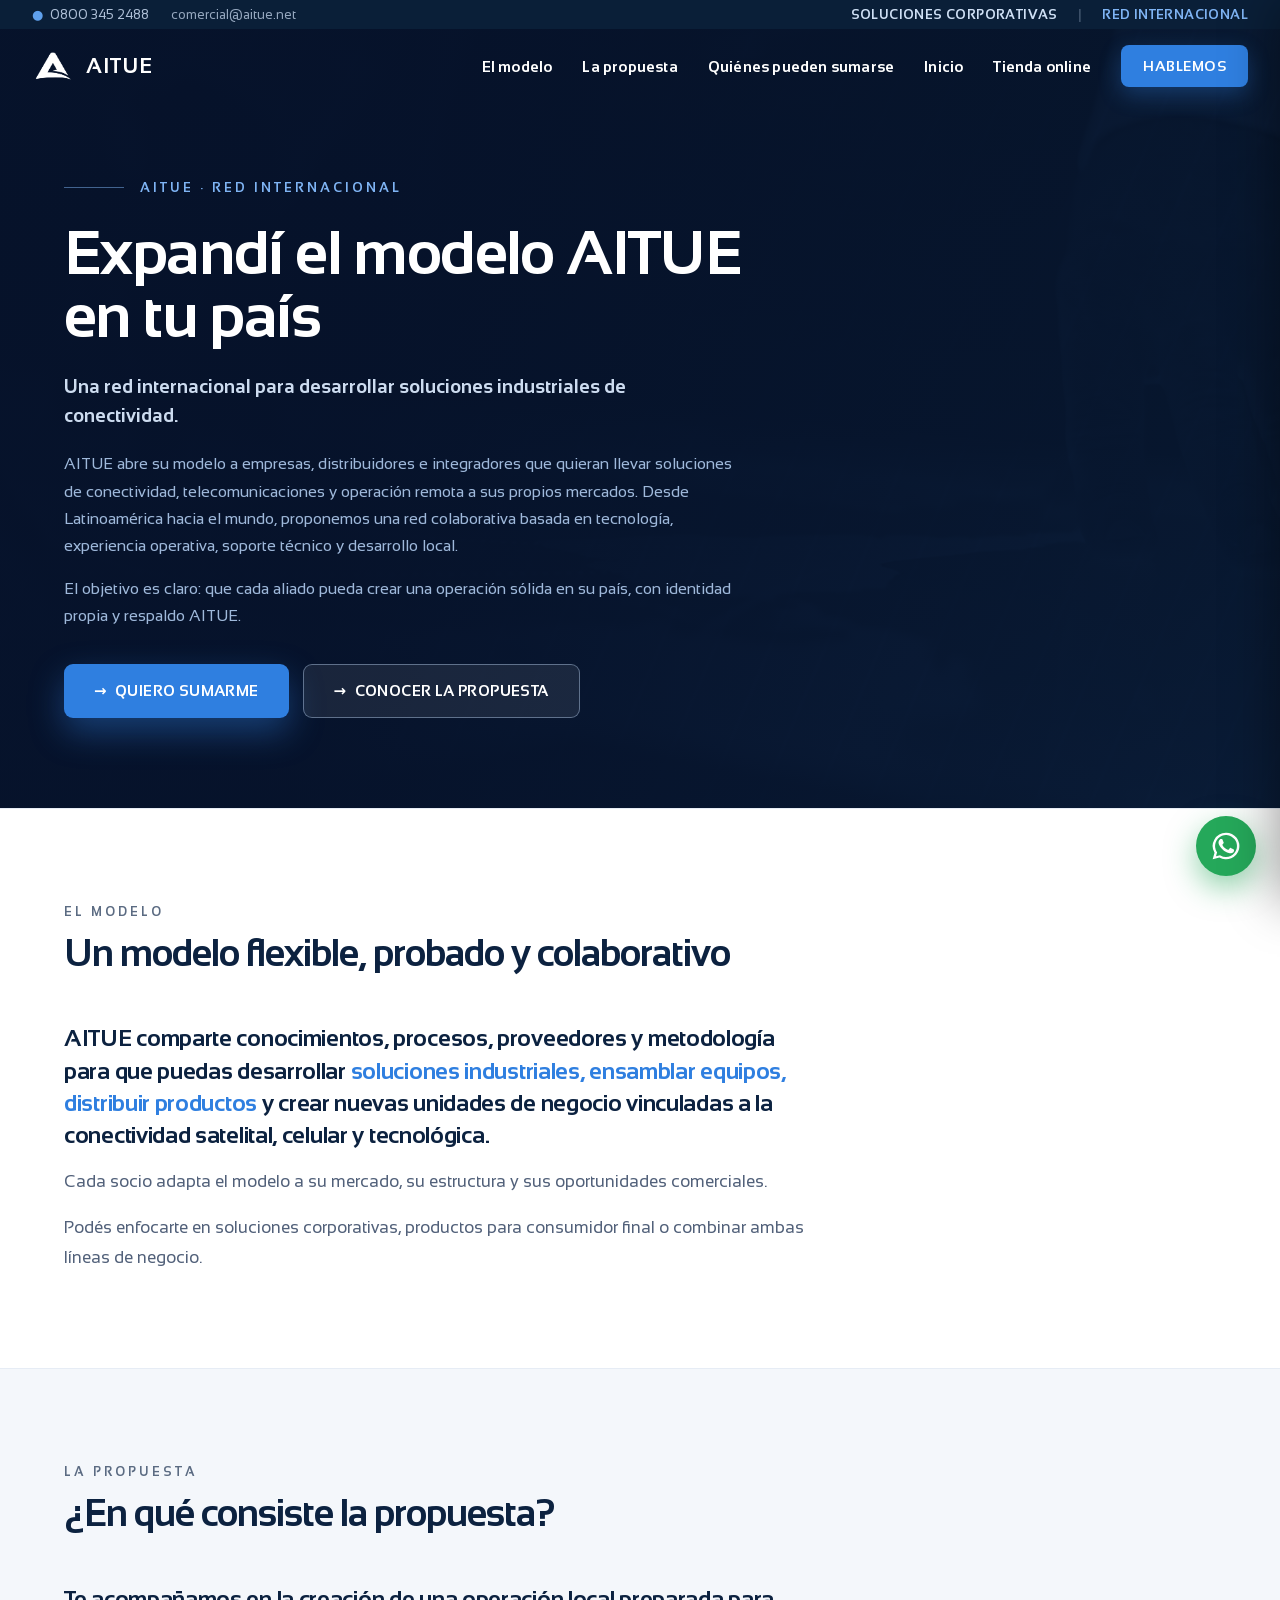
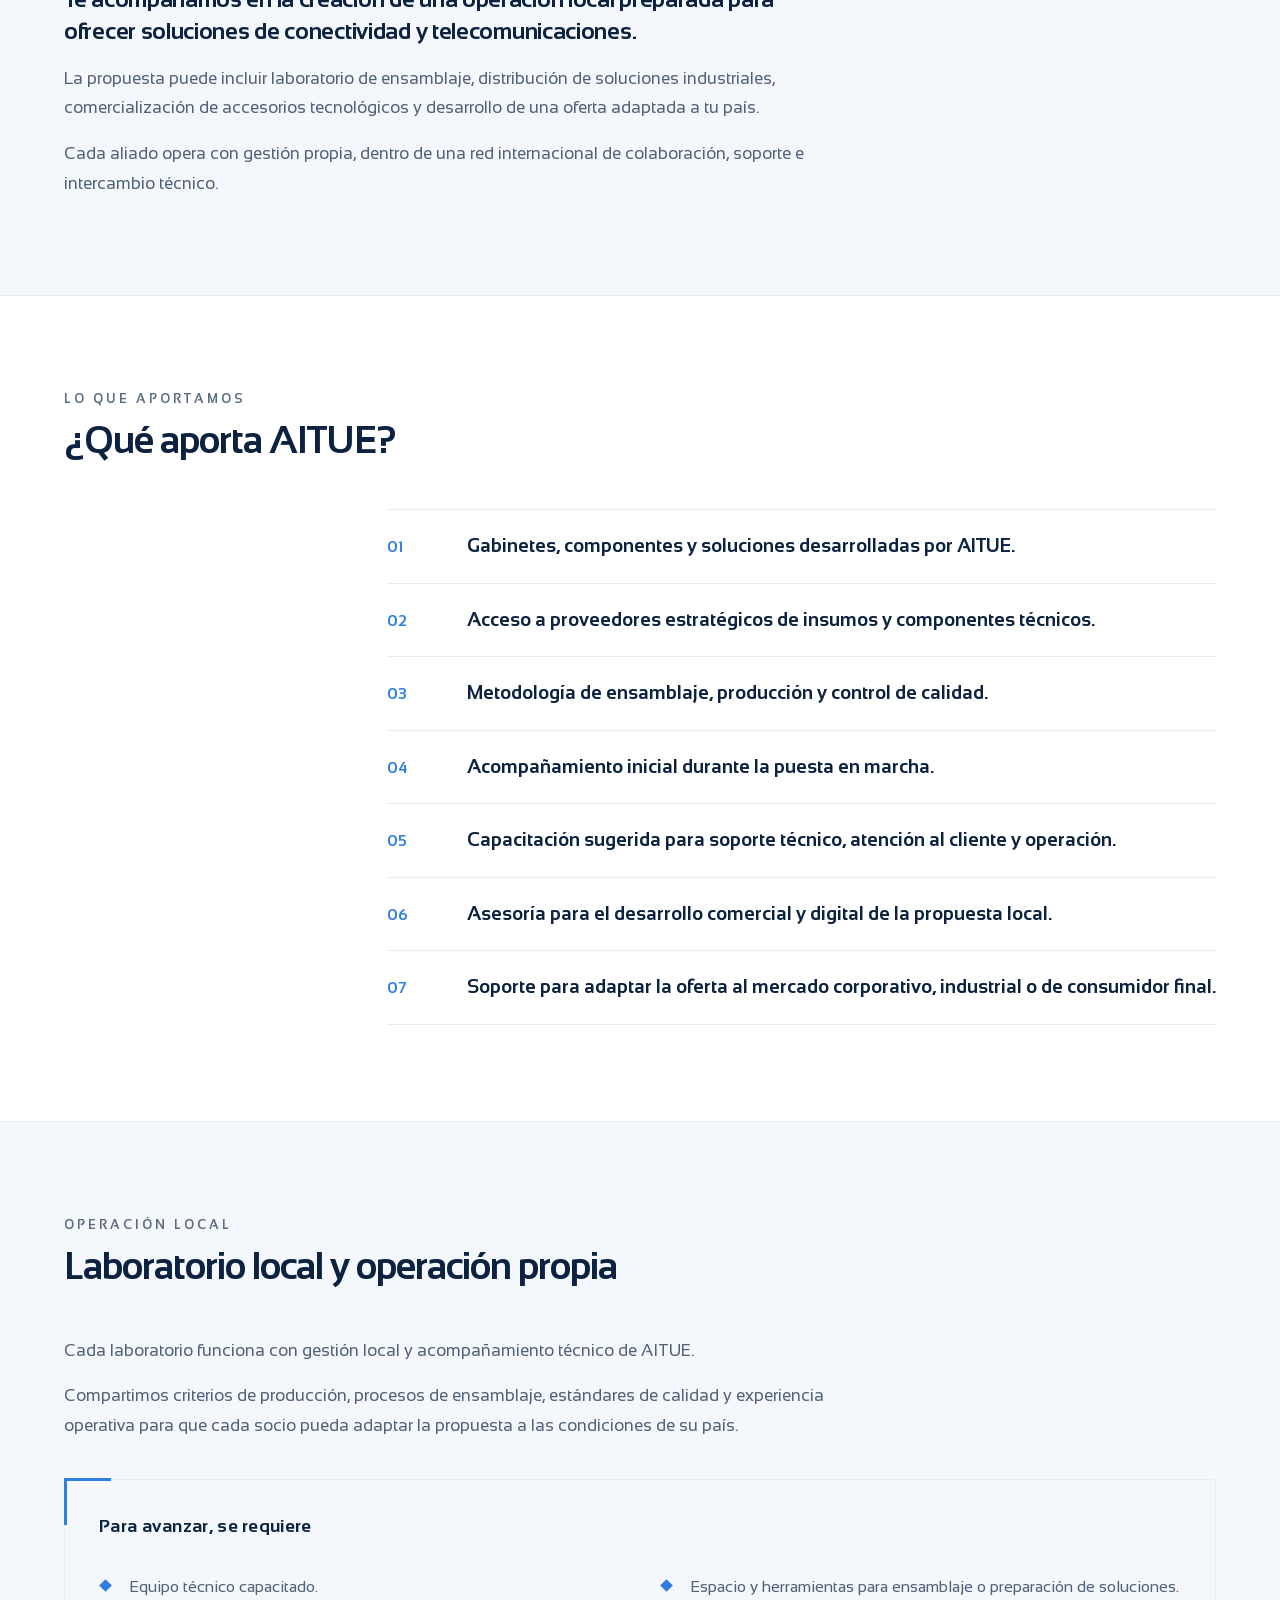
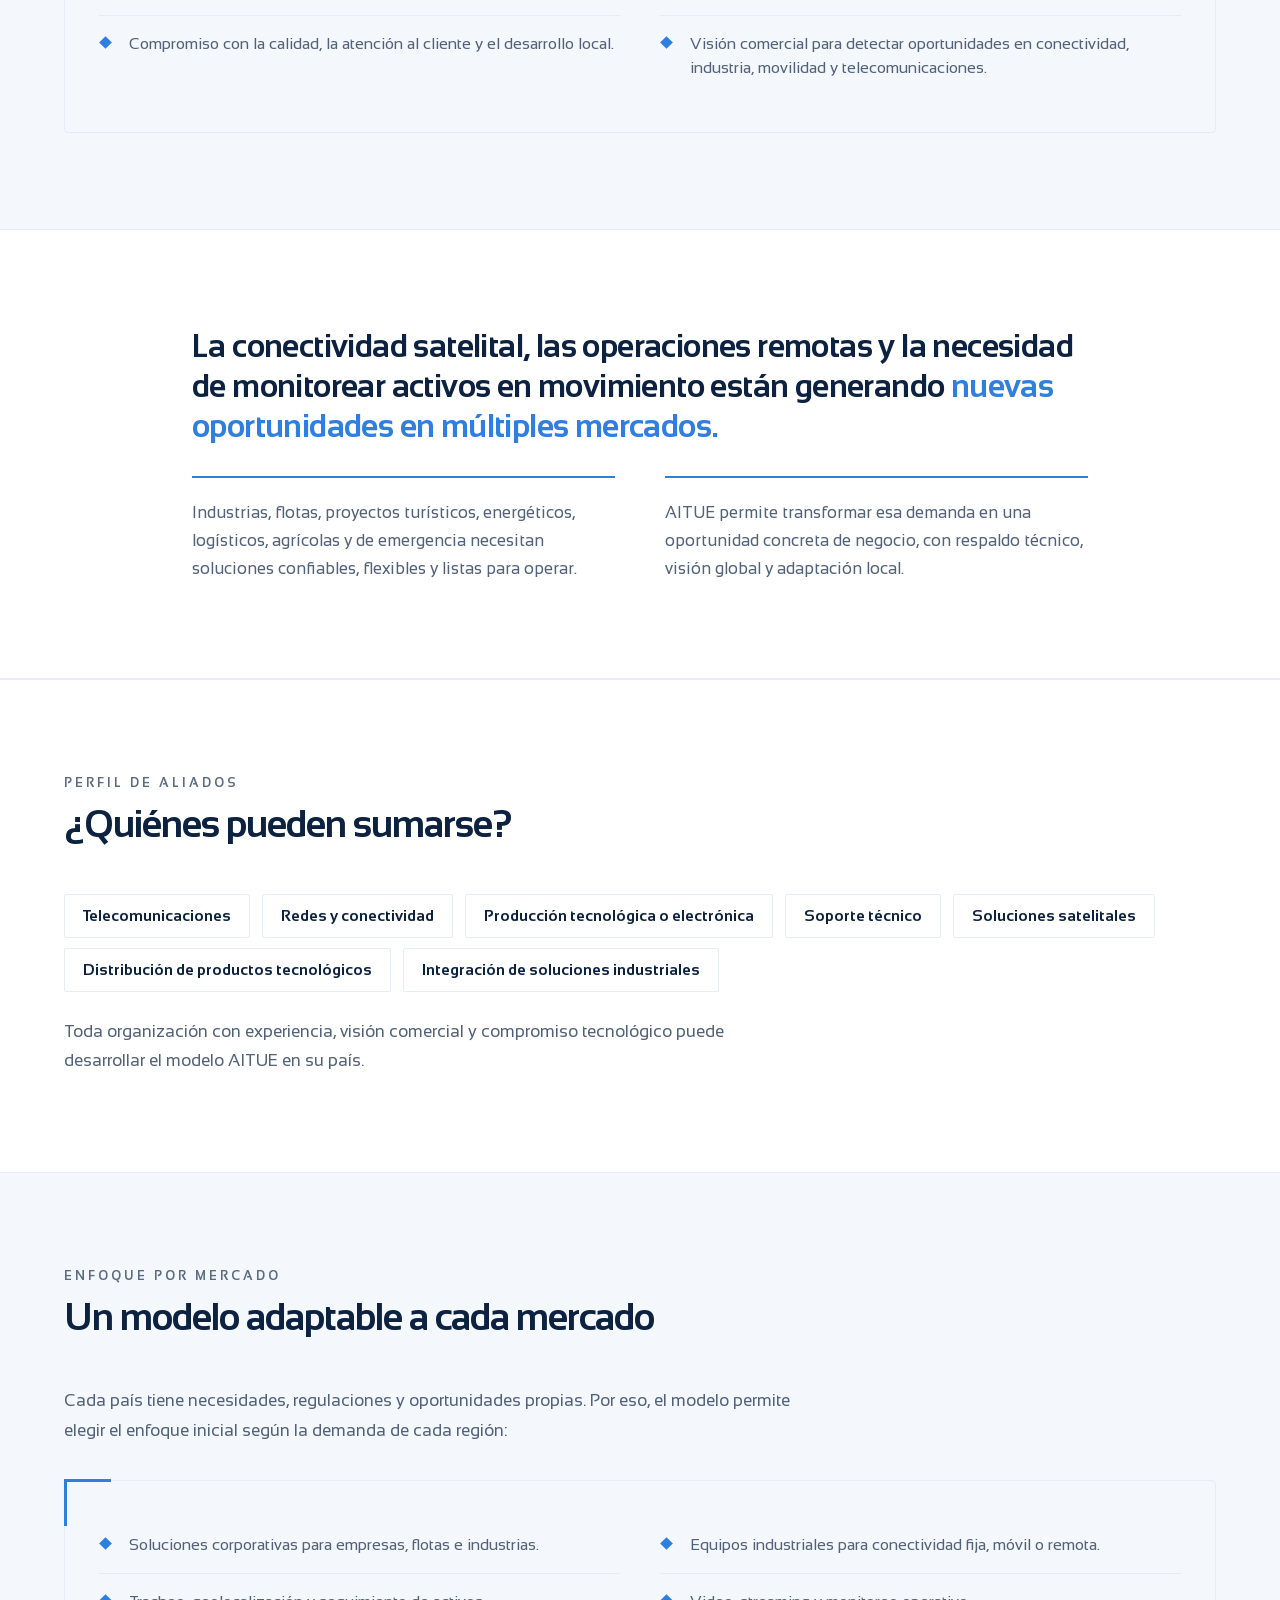
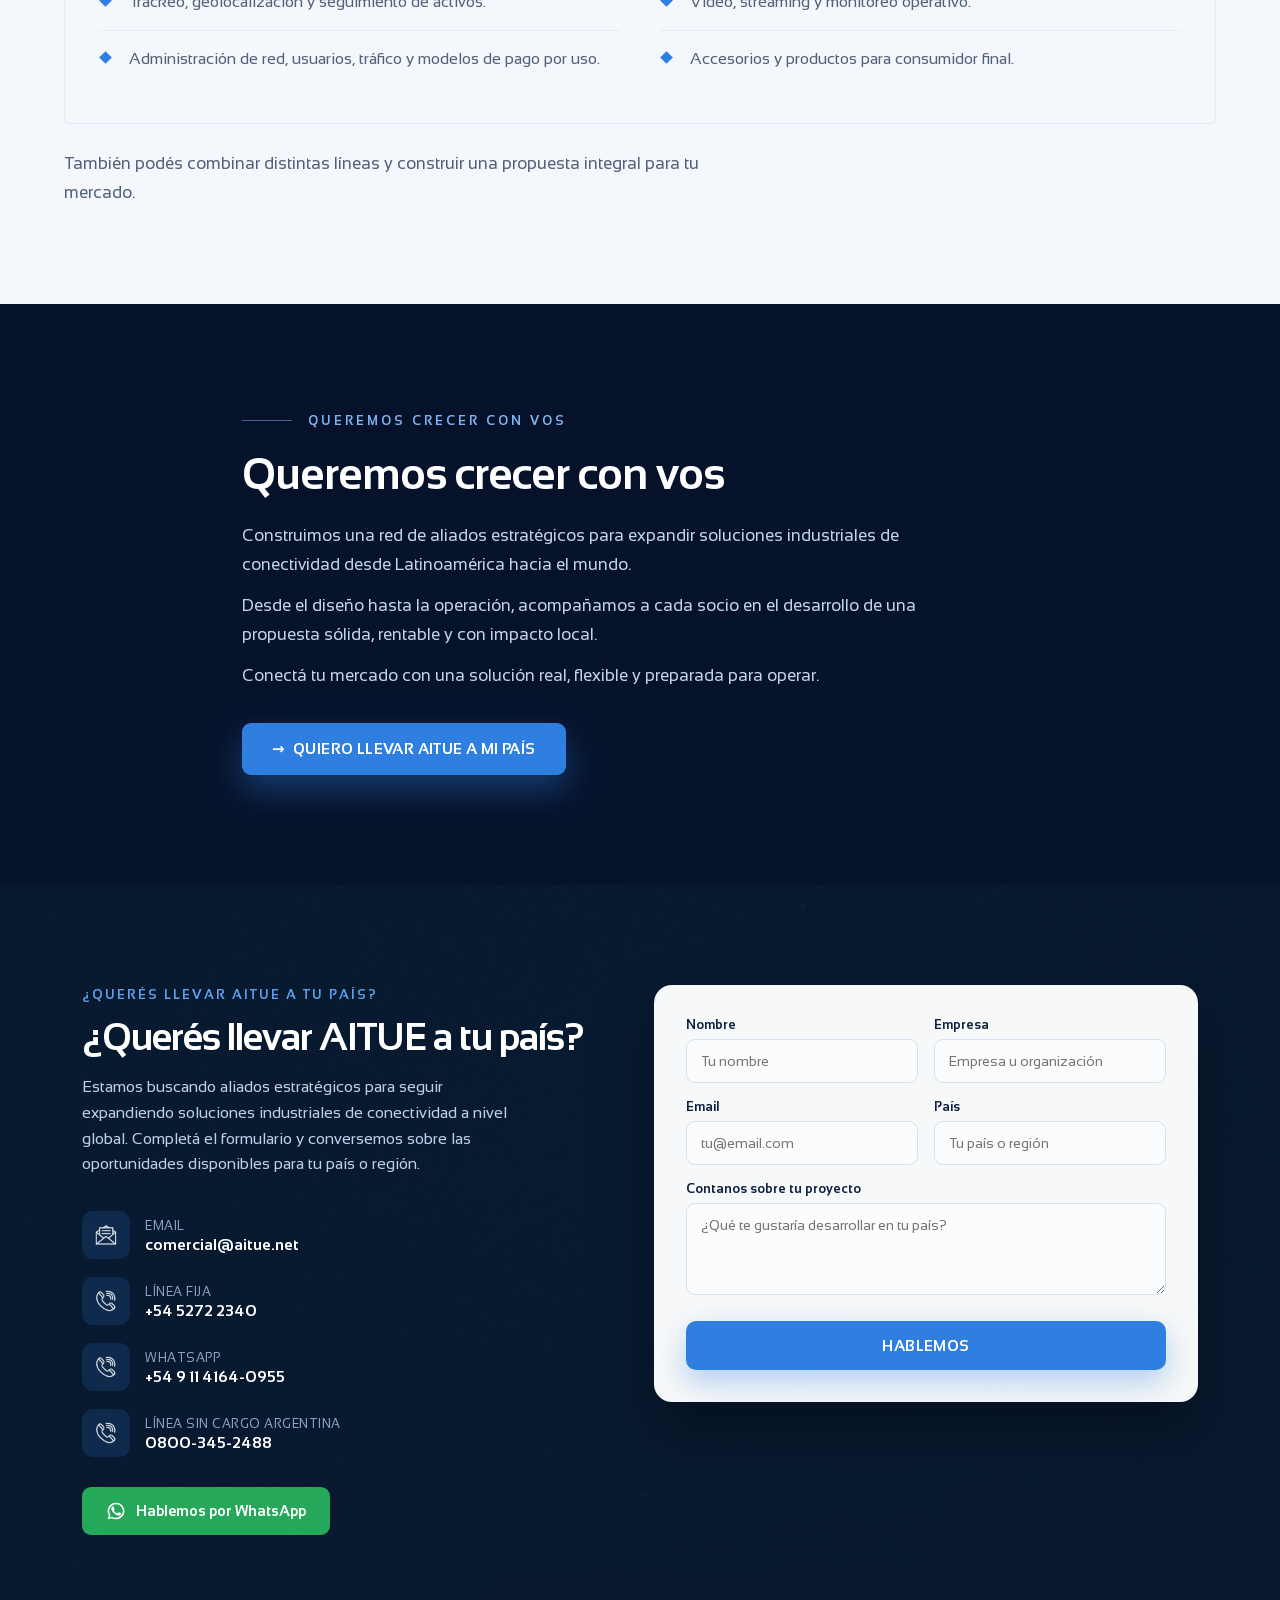
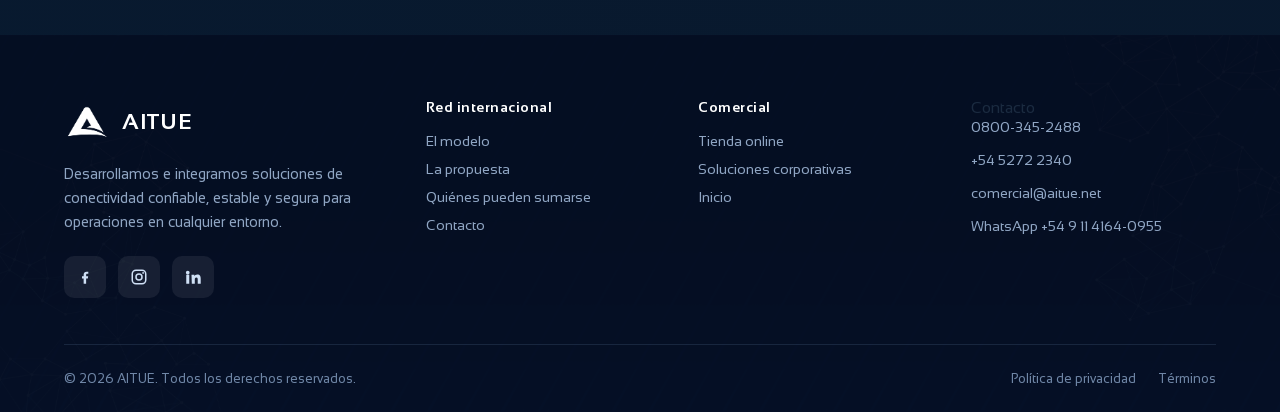
<file: internacional.html>
<!DOCTYPE html>
<html lang="es">
<head>
  <meta charset="utf-8">
  <meta name="viewport" content="width=device-width, initial-scale=1">
  <title>AITUE — Red internacional · Expandí el modelo AITUE en tu país</title>
  <meta name="description" content="AITUE abre su modelo a empresas, distribuidores e integradores que quieran llevar soluciones industriales de conectividad, telecomunicaciones y operación remota a sus propios mercados.">

  <link rel="icon" href="assets/img/logo.png">
  <link rel="stylesheet" href="css/styles.css">
</head>
<body class="page-inter">

  <!-- ============================ HEADER ============================ -->
  <header class="header">
    <div class="topbar">
      <div class="wrap">
        <div class="topbar-left">
          <a href="tel:08003452488"><span class="dot">●</span> 0800 345 2488</a>
          <a href="mailto:comercial@aitue.net" style="opacity:.85;">comercial@aitue.net</a>
        </div>
        <div class="topbar-right">
          <a class="corp" href="corporativos.html">SOLUCIONES CORPORATIVAS</a>
          <span class="sep">|</span>
          <a class="dist" href="internacional.html">RED INTERNACIONAL</a>
        </div>
      </div>
    </div>
    <div class="wrap">
      <div class="navbar">
        <a class="brand" href="index.html">
          <img src="assets/img/logo.png" alt="AITUE">
          <span class="word">AITUE</span>
        </a>
        <nav class="nav">
          <a class="link" href="#modelo">El modelo</a>
          <a class="link" href="#propuesta">La propuesta</a>
          <a class="link" href="#quienes">Quiénes pueden sumarse</a>
          <a class="link" href="index.html">Inicio</a>
          <a class="link" href="https://shop.aitue.net">Tienda online</a>
          <a class="cta" href="#contacto">HABLEMOS</a>
        </nav>
        <button class="burger" aria-label="Abrir menú"><span></span><span></span><span></span></button>
      </div>
    </div>
  </header>

  <!-- drawer mobile -->
  <div class="drawer-scrim"></div>
  <aside class="drawer">
    <div class="drawer-head">
      <span class="word">AITUE</span>
      <button class="drawer-close" aria-label="Cerrar menú">&times;</button>
    </div>
    <a href="#modelo">El modelo</a>
    <a href="#propuesta">La propuesta</a>
    <a href="#quienes">Quiénes pueden sumarse</a>
    <a href="index.html">Inicio</a>
    <a href="https://shop.aitue.net">Tienda online</a>
    <a href="corporativos.html">Soluciones corporativas</a>
    <a class="cta" href="#contacto">HABLEMOS</a>
  </aside>

  <!-- ============================ HERO ============================ -->
  <section class="hero hero-corp hero-inter" id="top">
    <div class="hero-bg"></div>
    <div class="hero-tint"></div>
    <div class="wrap">
      <div class="xhero">
        <div class="meta"><span class="ln"></span>AITUE · RED INTERNACIONAL</div>
        <h1>Expandí el modelo AITUE en tu país</h1>
        <p class="sub">Una red internacional para desarrollar soluciones industriales de conectividad.</p>
        <p class="body">AITUE abre su modelo a empresas, distribuidores e integradores que quieran llevar soluciones de conectividad, telecomunicaciones y operación remota a sus propios mercados. Desde Latinoamérica hacia el mundo, proponemos una red colaborativa basada en tecnología, experiencia operativa, soporte técnico y desarrollo local.</p>
        <p class="body">El objetivo es claro: que cada aliado pueda crear una operación sólida en su país, con identidad propia y respaldo AITUE.</p>
        <div class="actions">
          <a href="#contacto" class="btn btn-primary"><span class="arw">→</span>QUIERO SUMARME</a>
          <a href="#propuesta" class="btn btn-ghost"><span class="arw">→</span>CONOCER LA PROPUESTA</a>
        </div>
      </div>
    </div>
  </section>

  <!-- ============================ 01 · MODELO ============================ -->
  <section class="xsec" id="modelo">
    <div class="wrap">
      <div class="xsec-head reveal">
        <div class="xsec-num">01</div>
        <div class="ht">
          <span class="xsec-eyebrow">El modelo</span>
          <h2>Un modelo flexible, probado y colaborativo</h2>
        </div>
      </div>
      <div class="xbody reveal">
        <div></div>
        <div class="xcopy">
          <p class="big">AITUE comparte conocimientos, procesos, proveedores y metodología para que puedas desarrollar <span class="accent">soluciones industriales, ensamblar equipos, distribuir productos</span> y crear nuevas unidades de negocio vinculadas a la conectividad satelital, celular y tecnológica.</p>
          <p>Cada socio adapta el modelo a su mercado, su estructura y sus oportunidades comerciales.</p>
          <p>Podés enfocarte en soluciones corporativas, productos para consumidor final o combinar ambas líneas de negocio.</p>
        </div>
      </div>
    </div>
  </section>

  <!-- ============================ 02 · EN QUÉ CONSISTE ============================ -->
  <section class="xsec alt" id="propuesta">
    <div class="wrap">
      <div class="xsec-head reveal">
        <div class="xsec-num">02</div>
        <div class="ht">
          <span class="xsec-eyebrow">La propuesta</span>
          <h2>¿En qué consiste la propuesta?</h2>
        </div>
      </div>
      <div class="xbody reveal">
        <div></div>
        <div class="xcopy">
          <p class="big">Te acompañamos en la creación de una operación local preparada para ofrecer soluciones de conectividad y telecomunicaciones.</p>
          <p>La propuesta puede incluir laboratorio de ensamblaje, distribución de soluciones industriales, comercialización de accesorios tecnológicos y desarrollo de una oferta adaptada a tu país.</p>
          <p>Cada aliado opera con gestión propia, dentro de una red internacional de colaboración, soporte e intercambio técnico.</p>
        </div>
      </div>
    </div>
  </section>

  <!-- ============================ 03 · QUÉ APORTA AITUE ============================ -->
  <section class="xsec">
    <div class="wrap">
      <div class="xsec-head reveal">
        <div class="xsec-num">03</div>
        <div class="ht">
          <span class="xsec-eyebrow">Lo que aportamos</span>
          <h2>¿Qué aporta AITUE?</h2>
        </div>
      </div>
      <div class="xbody reveal">
        <div></div>
        <div class="xledger">
          <div class="row"><span class="n">01</span><p>Gabinetes, componentes y soluciones desarrolladas por AITUE.</p></div>
          <div class="row"><span class="n">02</span><p>Acceso a proveedores estratégicos de insumos y componentes técnicos.</p></div>
          <div class="row"><span class="n">03</span><p>Metodología de ensamblaje, producción y control de calidad.</p></div>
          <div class="row"><span class="n">04</span><p>Acompañamiento inicial durante la puesta en marcha.</p></div>
          <div class="row"><span class="n">05</span><p>Capacitación sugerida para soporte técnico, atención al cliente y operación.</p></div>
          <div class="row"><span class="n">06</span><p>Asesoría para el desarrollo comercial y digital de la propuesta local.</p></div>
          <div class="row"><span class="n">07</span><p>Soporte para adaptar la oferta al mercado corporativo, industrial o de consumidor final.</p></div>
        </div>
      </div>
    </div>
  </section>

  <!-- ============================ 04 · LABORATORIO LOCAL ============================ -->
  <section class="xsec alt">
    <div class="wrap">
      <div class="xsec-head reveal">
        <div class="xsec-num">04</div>
        <div class="ht">
          <span class="xsec-eyebrow">Operación local</span>
          <h2>Laboratorio local y operación propia</h2>
        </div>
      </div>
      <div class="xbody reveal">
        <div></div>
        <div class="xcopy" style="margin-bottom:38px;">
          <p>Cada laboratorio funciona con gestión local y acompañamiento técnico de AITUE.</p>
          <p>Compartimos criterios de producción, procesos de ensamblaje, estándares de calidad y experiencia operativa para que cada socio pueda adaptar la propuesta a las condiciones de su país.</p>
        </div>
      </div>
      <div class="xbody reveal">
        <div></div>
        <div class="xreq cols">
          <h3>Para avanzar, se requiere</h3>
          <ul>
            <li>Equipo técnico capacitado.</li>
            <li>Espacio y herramientas para ensamblaje o preparación de soluciones.</li>
            <li>Compromiso con la calidad, la atención al cliente y el desarrollo local.</li>
            <li>Visión comercial para detectar oportunidades en conectividad, industria, movilidad y telecomunicaciones.</li>
          </ul>
        </div>
      </div>
    </div>
  </section>

  <!-- ============================ 05 · OPORTUNIDAD GLOBAL ============================ -->
  <section class="xsec xquote">
    <div class="wrap reveal">
      <p class="lead-q">La conectividad satelital, las operaciones remotas y la necesidad de monitorear activos en movimiento están generando <span class="accent">nuevas oportunidades en múltiples mercados.</span></p>
      <div class="qgrid">
        <p>Industrias, flotas, proyectos turísticos, energéticos, logísticos, agrícolas y de emergencia necesitan soluciones confiables, flexibles y listas para operar.</p>
        <p>AITUE permite transformar esa demanda en una oportunidad concreta de negocio, con respaldo técnico, visión global y adaptación local.</p>
      </div>
    </div>
  </section>

  <!-- ============================ 06 · QUIÉNES PUEDEN SUMARSE ============================ -->
  <section class="xsec" id="quienes">
    <div class="wrap">
      <div class="xsec-head reveal">
        <div class="xsec-num">06</div>
        <div class="ht">
          <span class="xsec-eyebrow">Perfil de aliados</span>
          <h2>¿Quiénes pueden sumarse?</h2>
        </div>
      </div>
      <div class="xbody reveal">
        <div></div>
        <div class="xtags">
          <span class="xtag">Telecomunicaciones</span>
          <span class="xtag">Redes y conectividad</span>
          <span class="xtag">Producción tecnológica o electrónica</span>
          <span class="xtag">Soporte técnico</span>
          <span class="xtag">Soluciones satelitales</span>
          <span class="xtag">Distribución de productos tecnológicos</span>
          <span class="xtag">Integración de soluciones industriales</span>
        </div>
        <p class="xtag-closer">Toda organización con experiencia, visión comercial y compromiso tecnológico puede desarrollar el modelo AITUE en su país.</p>
      </div>
    </div>
  </section>

  <!-- ============================ 07 · MODELO ADAPTABLE ============================ -->
  <section class="xsec alt">
    <div class="wrap">
      <div class="xsec-head reveal">
        <div class="xsec-num">07</div>
        <div class="ht">
          <span class="xsec-eyebrow">Enfoque por mercado</span>
          <h2>Un modelo adaptable a cada mercado</h2>
        </div>
      </div>
      <div class="xbody reveal">
        <div></div>
        <div class="xcopy" style="margin-bottom:34px;">
          <p>Cada país tiene necesidades, regulaciones y oportunidades propias. Por eso, el modelo permite elegir el enfoque inicial según la demanda de cada región:</p>
        </div>
      </div>
      <div class="xbody reveal">
        <div></div>
        <div class="xreq cols">
          <ul>
            <li>Soluciones corporativas para empresas, flotas e industrias.</li>
            <li>Equipos industriales para conectividad fija, móvil o remota.</li>
            <li>Trackeo, geolocalización y seguimiento de activos.</li>
            <li>Video, streaming y monitoreo operativo.</li>
            <li>Administración de red, usuarios, tráfico y modelos de pago por uso.</li>
            <li>Accesorios y productos para consumidor final.</li>
          </ul>
        </div>
      </div>
      <div class="xbody reveal">
        <div></div>
        <p class="xtag-closer" style="margin-top:26px;">También podés combinar distintas líneas y construir una propuesta integral para tu mercado.</p>
      </div>
    </div>
  </section>

  <!-- ============================ QUEREMOS CRECER CON VOS ============================ -->
  <section class="xgrow">
    <div class="bg"></div>
    <div class="tint"></div>
    <div class="wrap reveal">
      <div class="meta"><span class="ln"></span>QUEREMOS CRECER CON VOS</div>
      <h2>Queremos crecer con vos</h2>
      <p>Construimos una red de aliados estratégicos para expandir soluciones industriales de conectividad desde Latinoamérica hacia el mundo.</p>
      <p>Desde el diseño hasta la operación, acompañamos a cada socio en el desarrollo de una propuesta sólida, rentable y con impacto local.</p>
      <p>Conectá tu mercado con una solución real, flexible y preparada para operar.</p>
      <div class="actions">
        <a href="#contacto" class="btn btn-primary"><span class="arw">→</span>QUIERO LLEVAR AITUE A MI PAÍS</a>
      </div>
    </div>
  </section>

  <!-- ============================ CONTACTO ============================ -->
  <section class="sec contacto" id="contacto">
    <div class="bg"></div>
    <div class="tint"></div>
    <div class="wrap">
      <div class="info reveal">
        <span class="kicker light">¿QUERÉS LLEVAR AITUE A TU PAÍS?</span>
        <h2>¿Querés llevar AITUE a tu país?</h2>
        <p class="lead">Estamos buscando aliados estratégicos para seguir expandiendo soluciones industriales de conectividad a nivel global. Completá el formulario y conversemos sobre las oportunidades disponibles para tu país o región.</p>
        <div class="cinfo">
          <div class="item"><div class="ic"><img src="assets/icon/1_mail-icon.webp" alt=""></div><div><small>EMAIL</small><b>comercial@aitue.net</b></div></div>
          <div class="item"><div class="ic"><img src="assets/icon/1_phone-icon.webp" alt=""></div><div><small>LÍNEA FIJA</small><b>+54 5272 2340</b></div></div>
          <div class="item"><div class="ic"><img src="assets/icon/1_phone-icon.webp" alt=""></div><div><small>WHATSAPP</small><b>+54 9 11 4164-0955</b></div></div>
          <div class="item"><div class="ic"><img src="assets/icon/1_phone-icon.webp" alt=""></div><div><small>LÍNEA SIN CARGO ARGENTINA</small><b>0800-345-2488</b></div></div>
        </div>
        <a class="wa-btn" href="https://wa.me/5491141640955?text=%C2%A1Hola!%20Quiero%20llevar%20el%20modelo%20AITUE%20a%20mi%20pa%C3%ADs." target="_blank" rel="noopener">
          <svg class="wa-btn-ic" viewBox="0 0 24 24" fill="#fff" aria-hidden="true"><path d="M17.5 14.4c-.3-.15-1.7-.84-2-.94-.26-.1-.45-.15-.64.15-.19.28-.73.94-.9 1.13-.16.19-.33.21-.62.07-1.7-.85-2.82-1.52-3.94-3.44-.3-.51.3-.47.85-1.58.1-.19.05-.35-.02-.5-.08-.14-.64-1.55-.88-2.12-.23-.55-.47-.48-.64-.49h-.55c-.19 0-.5.07-.76.36s-1 .98-1 2.4 1.02 2.78 1.17 2.97c.14.19 2.02 3.08 4.9 4.32.68.29 1.21.47 1.63.6.69.22 1.31.19 1.8.11.55-.08 1.7-.69 1.94-1.36.24-.67.24-1.24.17-1.36-.07-.12-.26-.19-.55-.33z"/><path d="M12 2a10 10 0 0 0-8.6 15.06L2 22l5.06-1.33A10 10 0 1 0 12 2zm0 18.2a8.2 8.2 0 0 1-4.18-1.14l-.3-.18-3 .79.8-2.92-.2-.31A8.2 8.2 0 1 1 12 20.2z"/></svg>
          Hablemos por WhatsApp
        </a>
      </div>

      <div class="formwrap reveal">
        <form class="form" id="contact-form" action="mailto:comercial@aitue.net" method="post" enctype="text/plain">
          <div class="grid2">
            <div><label>Nombre</label><input name="nombre" required placeholder="Tu nombre"></div>
            <div><label>Empresa</label><input name="empresa" placeholder="Empresa u organización"></div>
          </div>
          <div class="grid2">
            <div><label>Email</label><input name="email" type="email" required placeholder="tu@email.com"></div>
            <div><label>País</label><input name="pais" placeholder="Tu país o región"></div>
          </div>
          <div class="field last">
            <label>Contanos sobre tu proyecto</label>
            <textarea name="mensaje" rows="4" placeholder="¿Qué te gustaría desarrollar en tu país?"></textarea>
          </div>
          <button type="submit" class="submit">HABLEMOS</button>
        </form>

        <div class="form-done hidden" id="form-done">
          <div class="check"><svg width="34" height="34" viewBox="0 0 24 24" fill="none" stroke="#25a85a" stroke-width="2.6" stroke-linecap="round" stroke-linejoin="round"><polyline points="20 6 9 17 4 12"></polyline></svg></div>
          <h3>¡Gracias por tu interés!</h3>
          <p>Nuestro equipo comercial la analizará y se pondrá en contacto para conversar sobre las oportunidades disponibles para tu país o región.</p>
        </div>
      </div>
    </div>
  </section>

  <!-- ============================ FOOTER ============================ -->
  <footer class="footer">
    <div class="bg"></div>
    <div class="wrap">
      <div class="top">
        <div class="brandcol">
          <div class="b"><img src="assets/img/logo.png" alt="AITUE"><span class="word">AITUE</span></div>
          <p>Desarrollamos e integramos soluciones de conectividad confiable, estable y segura para operaciones en cualquier entorno.</p>
          <div class="socials">
            <a href="https://www.facebook.com/aitue.net" target="_blank" rel="noopener" aria-label="Facebook"><svg width="18" height="18" viewBox="0 0 24 24" fill="#cfe0f5"><path d="M13.5 21v-7h2.3l.4-3h-2.7V9.1c0-.86.27-1.45 1.5-1.45H16.4V5a21 21 0 0 0-2.3-.12c-2.3 0-3.9 1.4-3.9 3.98V11H8v3h2.2v7z"/></svg></a>
            <a href="https://www.instagram.com/aituecomunica/" target="_blank" rel="noopener" aria-label="Instagram"><svg width="18" height="18" viewBox="0 0 24 24" fill="none" stroke="#cfe0f5" stroke-width="2"><rect x="3" y="3" width="18" height="18" rx="5"></rect><circle cx="12" cy="12" r="4"></circle><circle cx="17.5" cy="6.5" r="1.2" fill="#cfe0f5" stroke="none"></circle></svg></a>
            <a href="https://www.linkedin.com/company/aitue/" target="_blank" rel="noopener" aria-label="LinkedIn"><svg width="18" height="18" viewBox="0 0 24 24" fill="#cfe0f5"><path d="M4.98 3.5A2.5 2.5 0 1 0 5 8.5a2.5 2.5 0 0 0 0-5zM3 9h4v12H3zM10 9h3.8v1.7h.1c.5-1 1.8-2 3.7-2 4 0 4.7 2.6 4.7 6V21h-4v-5.3c0-1.3 0-3-1.8-3s-2.1 1.4-2.1 2.9V21h-4z"/></svg></a>
          </div>
        </div>
        <div class="col">
          <div class="h">Red internacional</div>
          <div class="links">
            <a href="#modelo">El modelo</a>
            <a href="#propuesta">La propuesta</a>
            <a href="#quienes">Quiénes pueden sumarse</a>
            <a href="#contacto">Contacto</a>
          </div>
        </div>
        <div class="col">
          <div class="h">Comercial</div>
          <div class="links">
            <a href="https://shop.aitue.net">Tienda online</a>
            <a href="corporativos.html">Soluciones corporativas</a>
            <a href="index.html">Inicio</a>
          </div>
        </div>
        <div class="contactcol">
          <div class="h">Contacto</div>
          <div class="lines">
            <a href="tel:08003452488">0800-345-2488</a>
            <a href="tel:+545272340">+54 5272 2340</a>
            <a href="mailto:comercial@aitue.net">comercial@aitue.net</a>
            <a href="https://wa.me/5491141640955" target="_blank" rel="noopener">WhatsApp +54 9 11 4164-0955</a>
          </div>
        </div>
      </div>
      <div class="bottom">
        <p>© <span id="year">2025</span> AITUE. Todos los derechos reservados.</p>
        <div class="legal">
          <a href="#">Política de privacidad</a>
          <a href="#">Términos</a>
        </div>
      </div>
    </div>
  </footer>

  <!-- floating whatsapp -->
  <a class="wa-float" href="https://wa.me/5491141640955?text=%C2%A1Hola!%20Me%20comunico%20desde%20el%20sitio%20de%20la%20red%20internacional%20AITUE." target="_blank" rel="noopener" aria-label="WhatsApp">
    <svg viewBox="0 0 24 24" fill="#fff" aria-hidden="true" style="width:32px;height:32px;"><path d="M17.5 14.4c-.3-.15-1.7-.84-2-.94-.26-.1-.45-.15-.64.15-.19.28-.73.94-.9 1.13-.16.19-.33.21-.62.07-1.7-.85-2.82-1.52-3.94-3.44-.3-.51.3-.47.85-1.58.1-.19.05-.35-.02-.5-.08-.14-.64-1.55-.88-2.12-.23-.55-.47-.48-.64-.49h-.55c-.19 0-.5.07-.76.36s-1 .98-1 2.4 1.02 2.78 1.17 2.97c.14.19 2.02 3.08 4.9 4.32.68.29 1.21.47 1.63.6.69.22 1.31.19 1.8.11.55-.08 1.7-.69 1.94-1.36.24-.67.24-1.24.17-1.36-.07-.12-.26-.19-.55-.33z"/><path d="M12 2a10 10 0 0 0-8.6 15.06L2 22l5.06-1.33A10 10 0 1 0 12 2zm0 18.2a8.2 8.2 0 0 1-4.18-1.14l-.3-.18-3 .79.8-2.92-.2-.31A8.2 8.2 0 1 1 12 20.2z"/></svg>
  </a>

  <script src="js/main.js"></script>
</body>
</html>
</file>
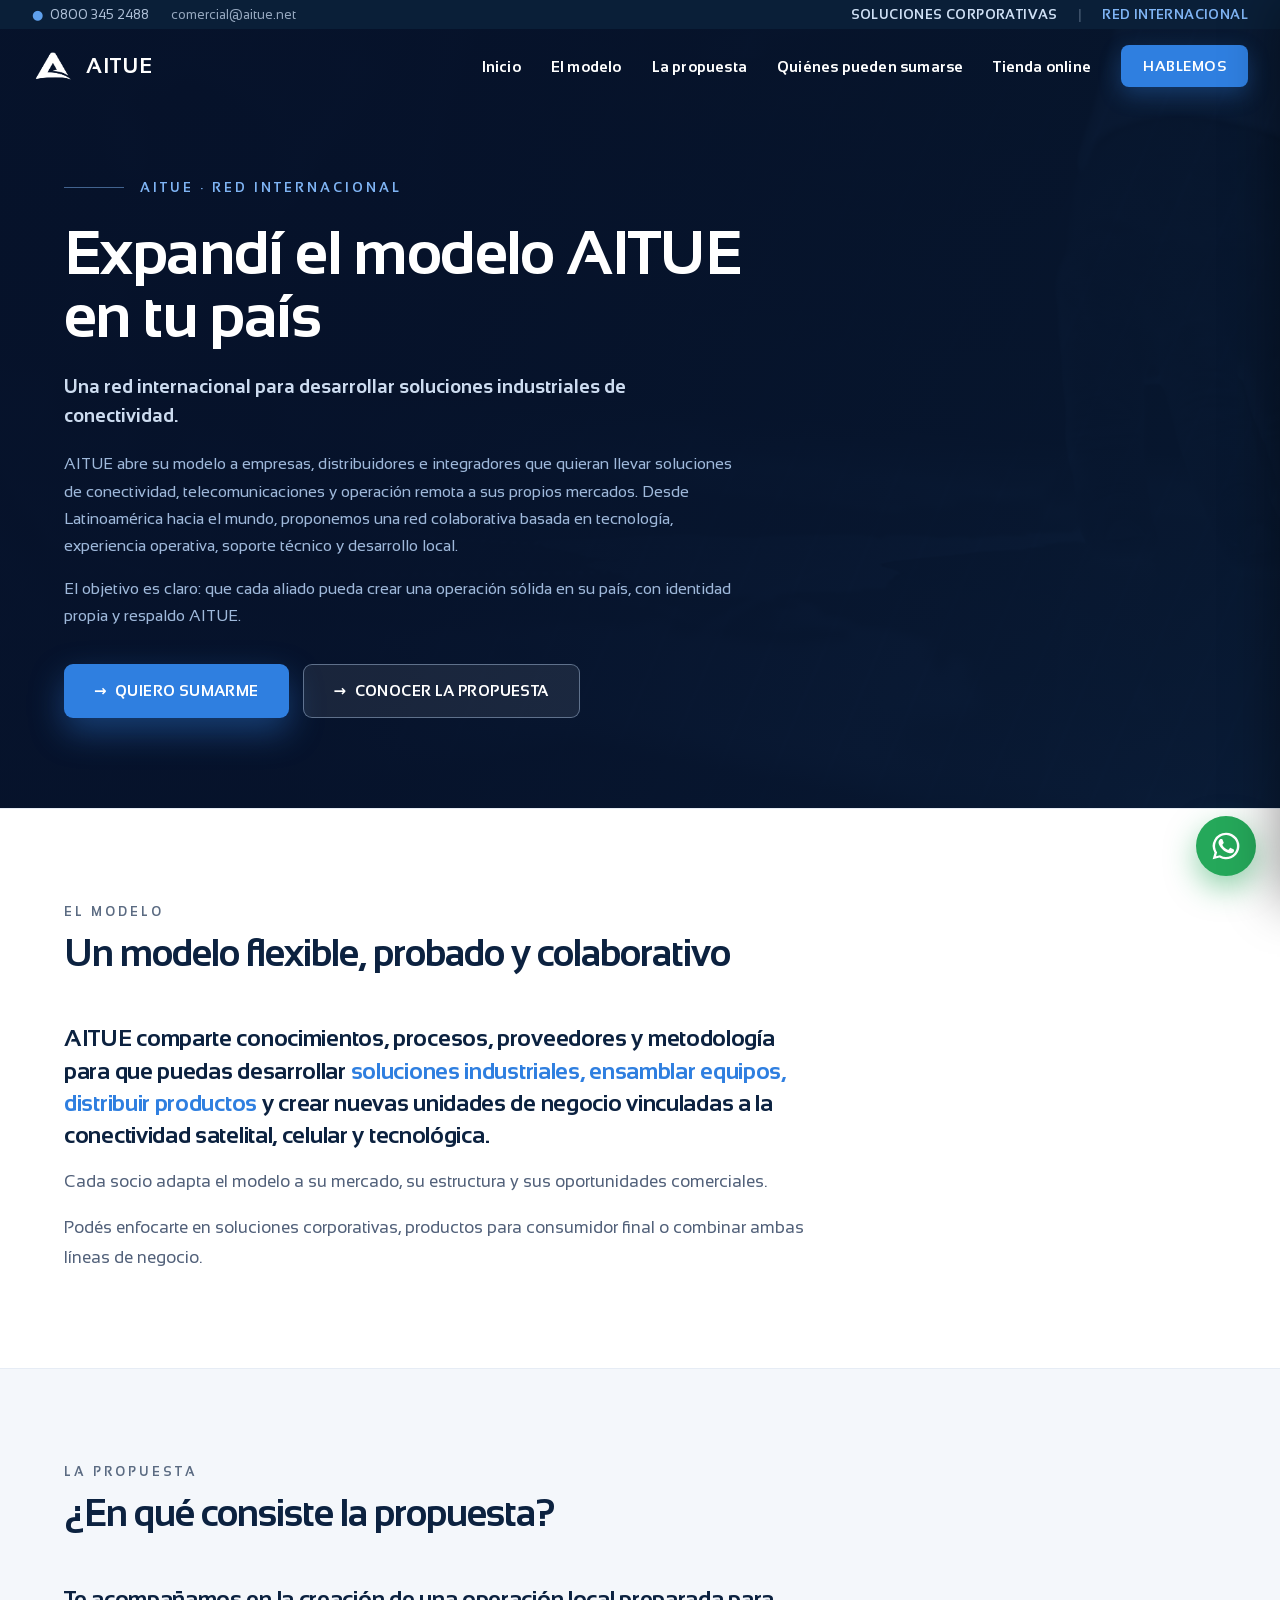
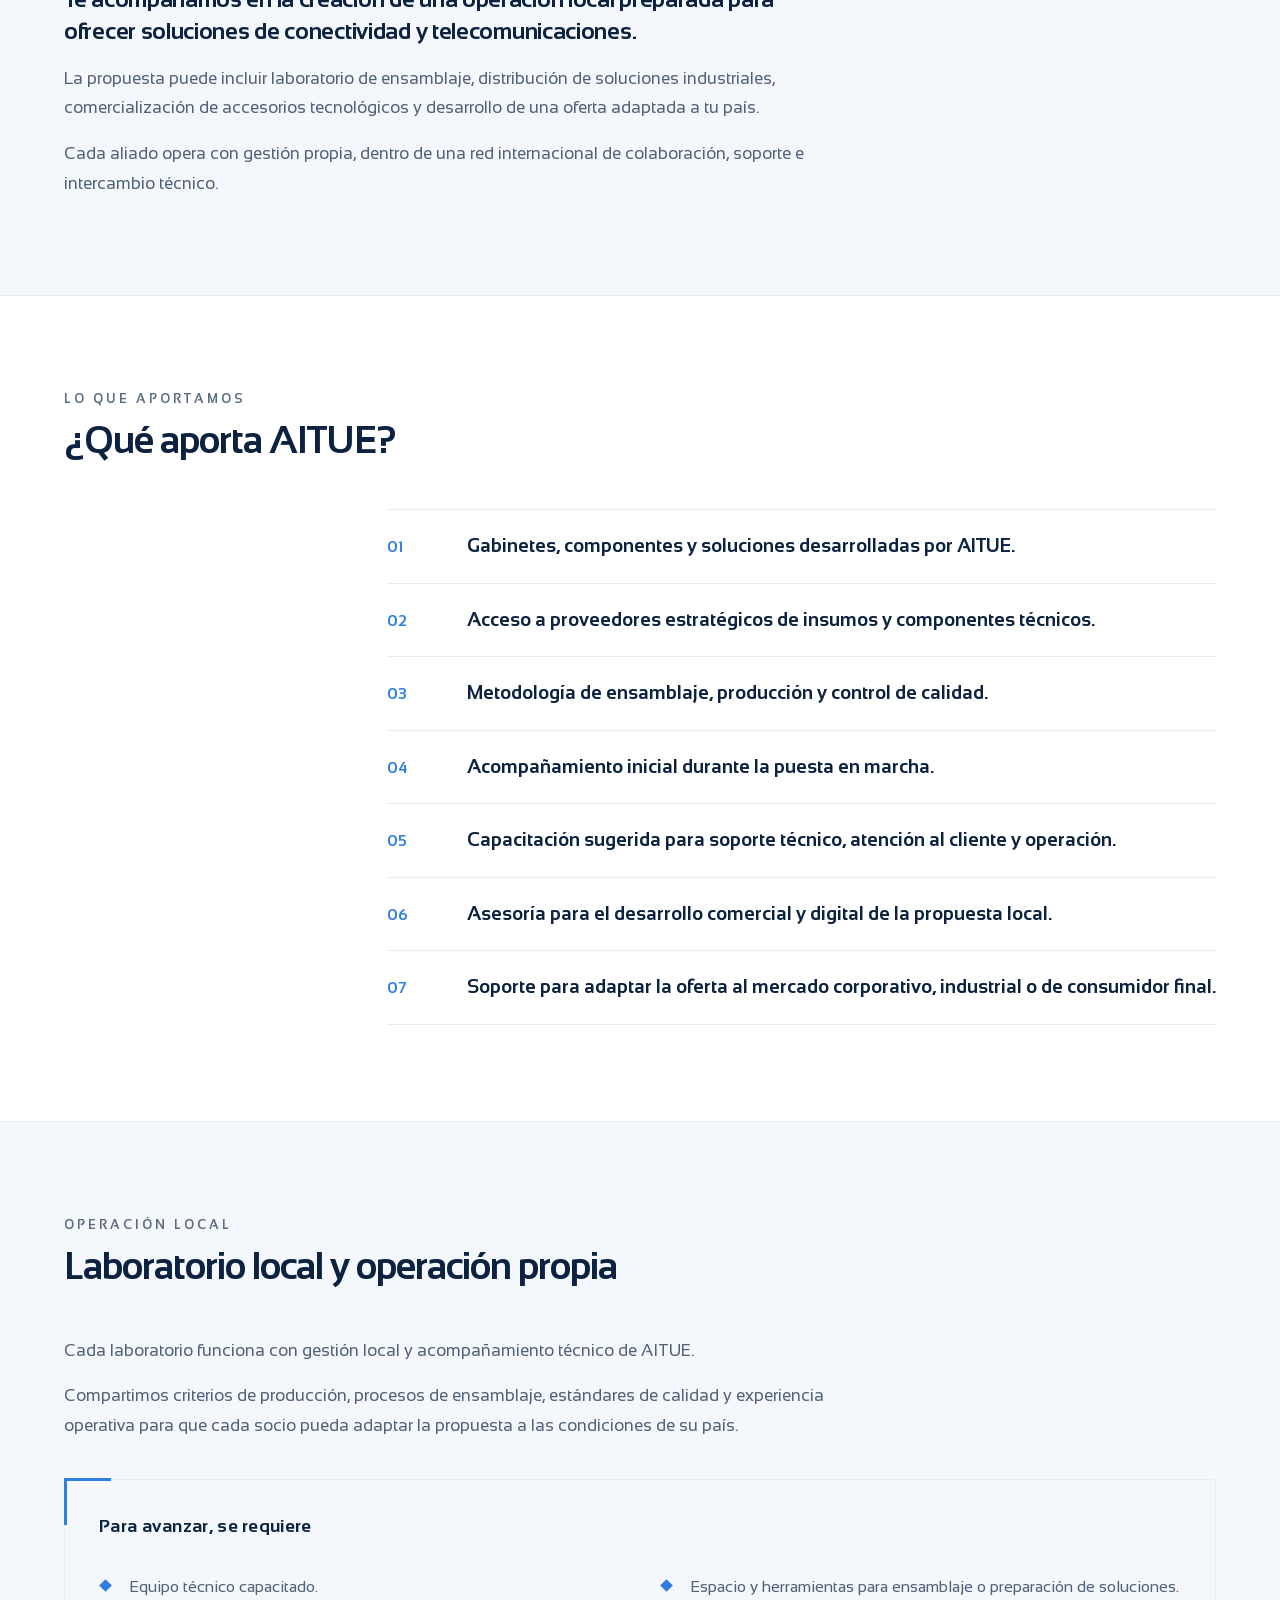
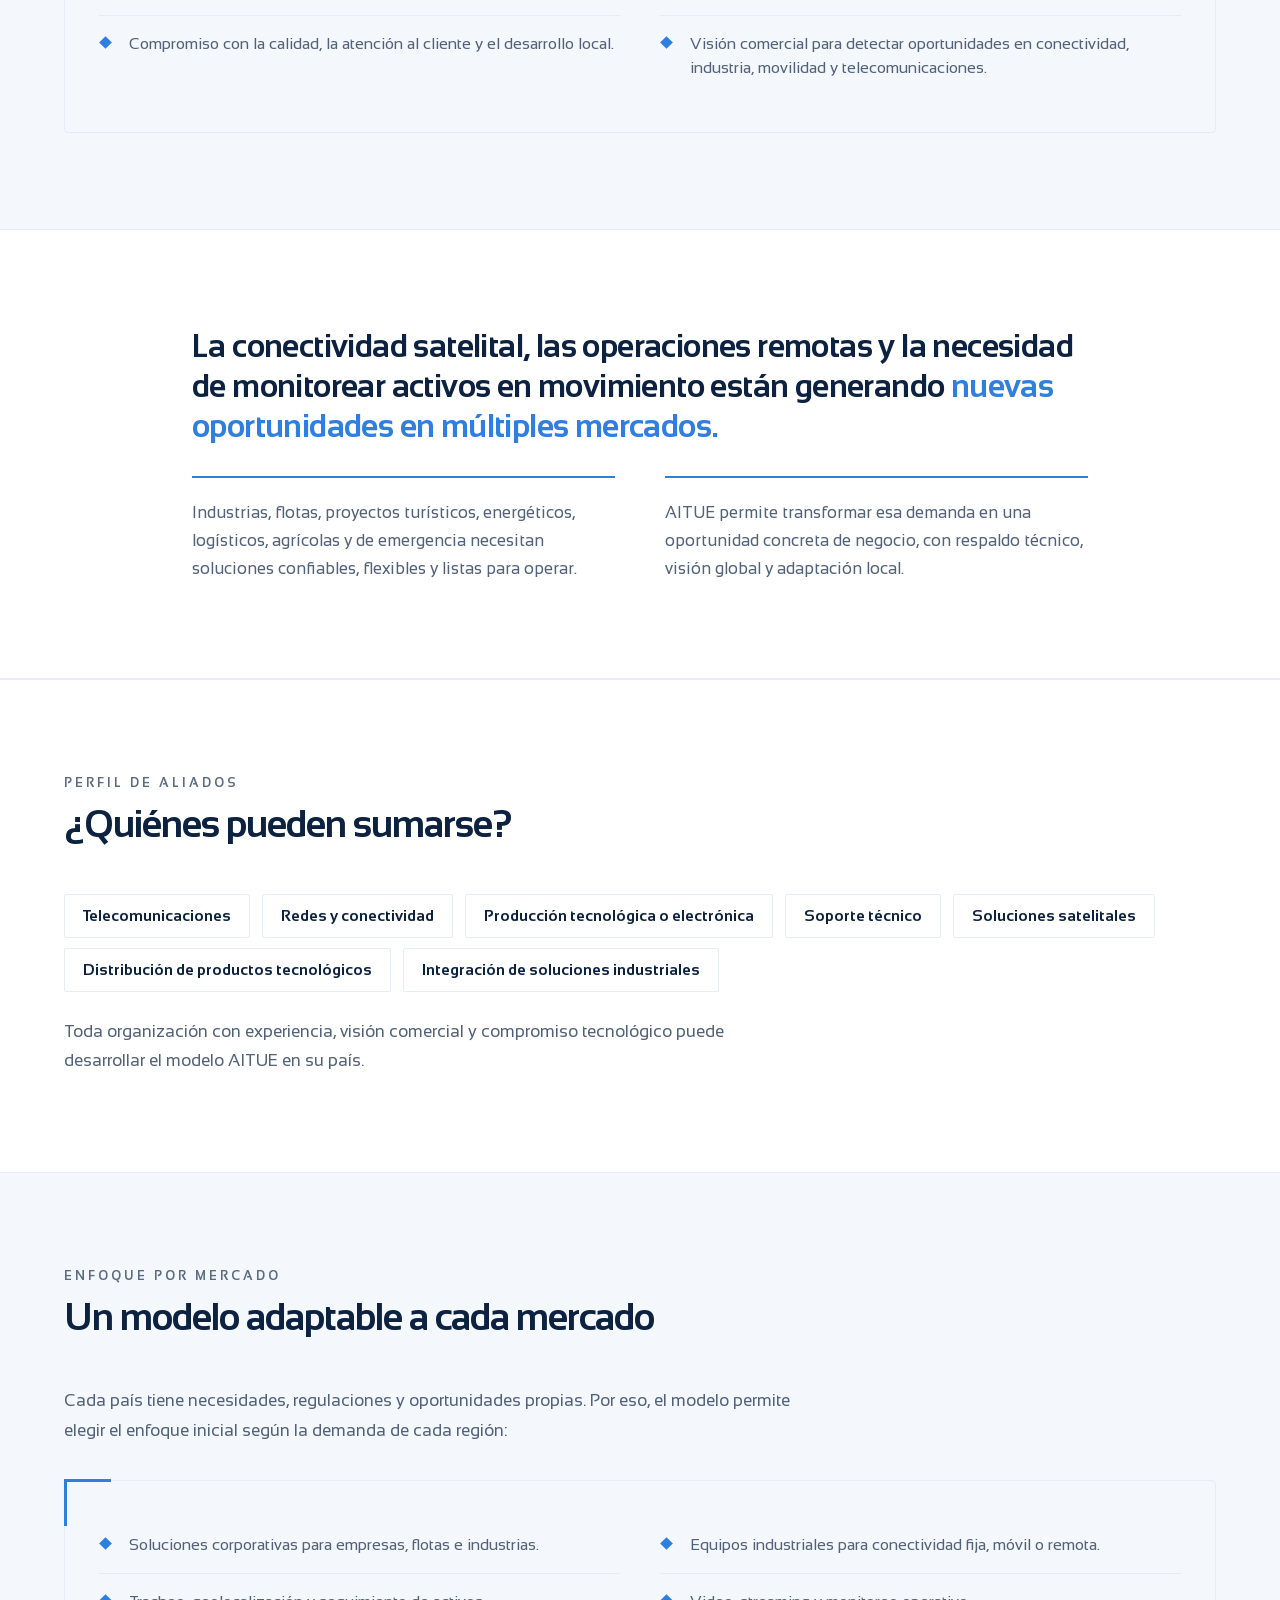
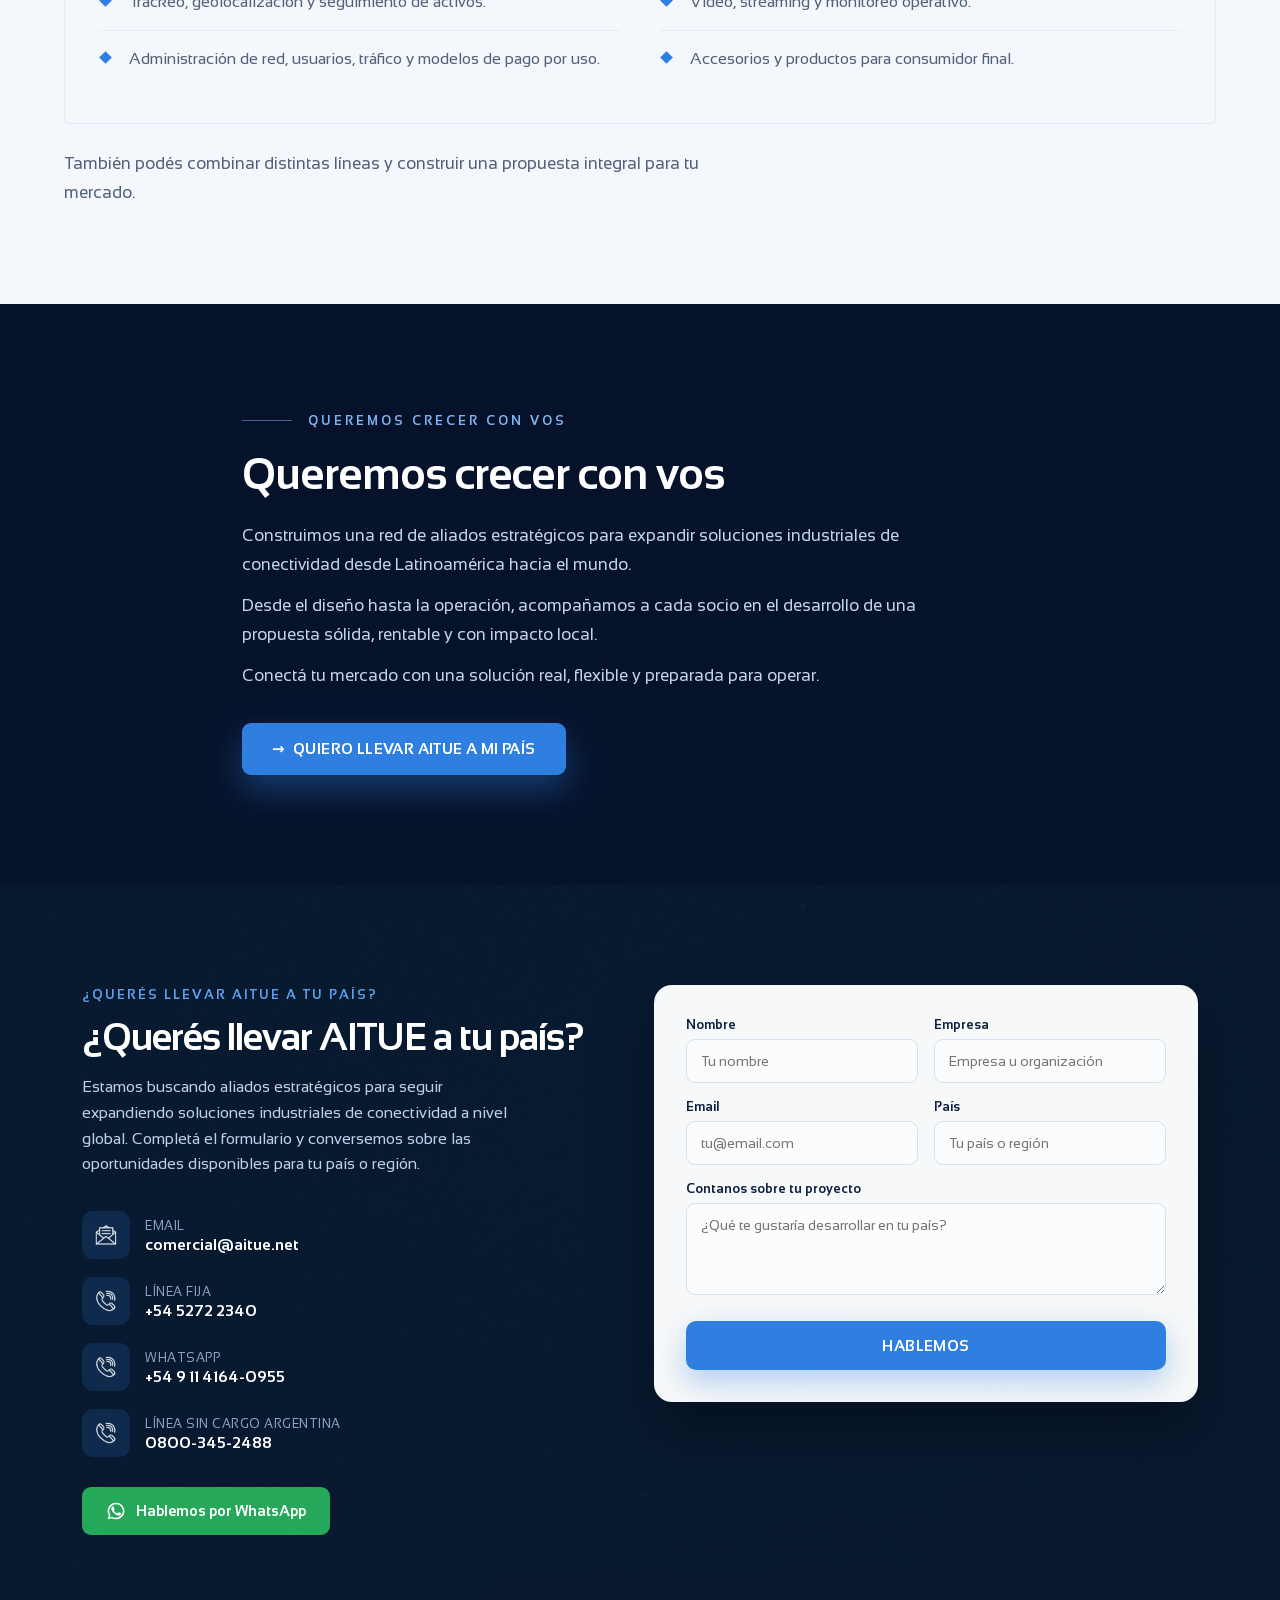
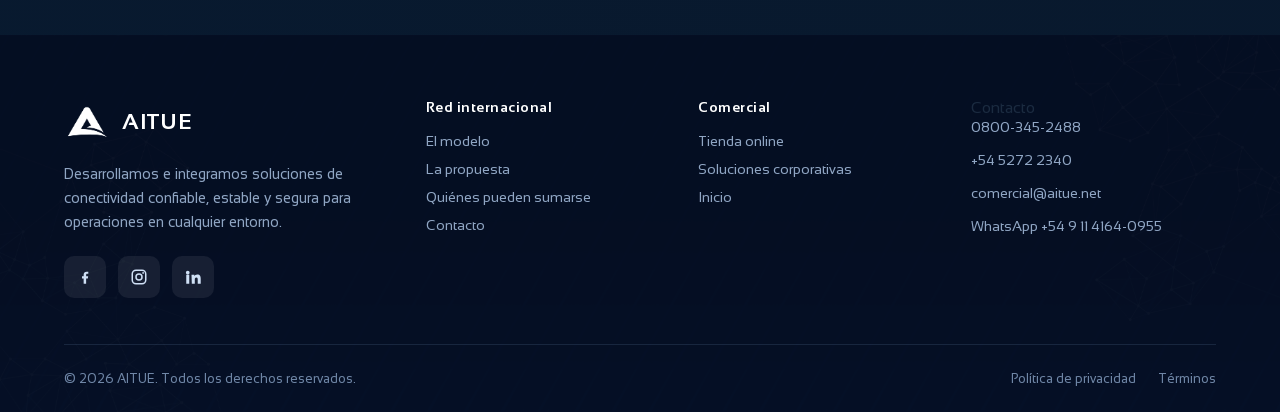
<file: internacional/internacional.html>
<!DOCTYPE html>
<html lang="es">
<head>
  <meta charset="utf-8">
  <meta name="viewport" content="width=device-width, initial-scale=1">
  <title>AITUE — Red internacional · Expandí el modelo AITUE en tu país</title>
  <meta name="description" content="AITUE abre su modelo a empresas, distribuidores e integradores que quieran llevar soluciones industriales de conectividad, telecomunicaciones y operación remota a sus propios mercados.">

  <link rel="icon" href="../assets/img/logo.png">
  <link rel="stylesheet" href="../css/styles.css">
</head>
<body class="page-inter">

  <!-- ============================ HEADER ============================ -->
  <header class="header">
    <div class="topbar">
      <div class="wrap">
        <div class="topbar-left">
          <a href="tel:08003452488"><span class="dot">●</span> 0800 345 2488</a>
          <a href="mailto:comercial@aitue.net" style="opacity:.85;">comercial@aitue.net</a>
        </div>
        <div class="topbar-right">
          <a class="corp" href="../corporativos/corporativos.html">SOLUCIONES CORPORATIVAS</a>
          <span class="sep">|</span>
          <a class="dist" href="internacional.html">RED INTERNACIONAL</a>
        </div>
      </div>
    </div>
    <div class="wrap">
      <div class="navbar">
        <a class="brand" href="../index.html">
          <img src="../assets/img/logo.png" alt="AITUE">
          <span class="word">AITUE</span>
        </a>
        <nav class="nav">
          <a class="link" href="../index.html">Inicio</a>
          <a class="link" href="#modelo">El modelo</a>
          <a class="link" href="#propuesta">La propuesta</a>
          <a class="link" href="#quienes">Quiénes pueden sumarse</a>
          <a class="link" href="https://shop.aitue.net">Tienda online</a>
          <a class="cta" href="#contacto">HABLEMOS</a>
        </nav>
        <button class="burger" aria-label="Abrir menú"><span></span><span></span><span></span></button>
      </div>
    </div>
  </header>

  <!-- drawer mobile -->
  <div class="drawer-scrim"></div>
  <aside class="drawer">
    <div class="drawer-head">
      <span class="word">AITUE</span>
      <button class="drawer-close" aria-label="Cerrar menú">&times;</button>
    </div>
    <a href="#modelo">El modelo</a>
    <a href="#propuesta">La propuesta</a>
    <a href="#quienes">Quiénes pueden sumarse</a>
    <a href="../index.html">Inicio</a>
    <a href="https://shop.aitue.net">Tienda online</a>
    <a href="../corporativos/corporativos.html">Soluciones corporativas</a>
    <a class="cta" href="#contacto">HABLEMOS</a>
  </aside>

  <!-- ============================ HERO ============================ -->
  <section class="hero hero-corp hero-inter" id="top">
    <div class="hero-bg"></div>
    <div class="hero-tint"></div>
    <div class="wrap">
      <div class="xhero">
        <div class="meta"><span class="ln"></span>AITUE · RED INTERNACIONAL</div>
        <h1>Expandí el modelo AITUE en tu país</h1>
        <p class="sub">Una red internacional para desarrollar soluciones industriales de conectividad.</p>
        <p class="body">AITUE abre su modelo a empresas, distribuidores e integradores que quieran llevar soluciones de conectividad, telecomunicaciones y operación remota a sus propios mercados. Desde Latinoamérica hacia el mundo, proponemos una red colaborativa basada en tecnología, experiencia operativa, soporte técnico y desarrollo local.</p>
        <p class="body">El objetivo es claro: que cada aliado pueda crear una operación sólida en su país, con identidad propia y respaldo AITUE.</p>
        <div class="actions">
          <a href="#contacto" class="btn btn-primary"><span class="arw">→</span>QUIERO SUMARME</a>
          <a href="#propuesta" class="btn btn-ghost"><span class="arw">→</span>CONOCER LA PROPUESTA</a>
        </div>
      </div>
    </div>
  </section>

  <!-- ============================ 01 · MODELO ============================ -->
  <section class="xsec" id="modelo">
    <div class="wrap">
      <div class="xsec-head reveal">
        <div class="xsec-num">01</div>
        <div class="ht">
          <span class="xsec-eyebrow">El modelo</span>
          <h2>Un modelo flexible, probado y colaborativo</h2>
        </div>
      </div>
      <div class="xbody reveal">
        <div></div>
        <div class="xcopy">
          <p class="big">AITUE comparte conocimientos, procesos, proveedores y metodología para que puedas desarrollar <span class="accent">soluciones industriales, ensamblar equipos, distribuir productos</span> y crear nuevas unidades de negocio vinculadas a la conectividad satelital, celular y tecnológica.</p>
          <p>Cada socio adapta el modelo a su mercado, su estructura y sus oportunidades comerciales.</p>
          <p>Podés enfocarte en soluciones corporativas, productos para consumidor final o combinar ambas líneas de negocio.</p>
        </div>
      </div>
    </div>
  </section>

  <!-- ============================ 02 · EN QUÉ CONSISTE ============================ -->
  <section class="xsec alt" id="propuesta">
    <div class="wrap">
      <div class="xsec-head reveal">
        <div class="xsec-num">02</div>
        <div class="ht">
          <span class="xsec-eyebrow">La propuesta</span>
          <h2>¿En qué consiste la propuesta?</h2>
        </div>
      </div>
      <div class="xbody reveal">
        <div></div>
        <div class="xcopy">
          <p class="big">Te acompañamos en la creación de una operación local preparada para ofrecer soluciones de conectividad y telecomunicaciones.</p>
          <p>La propuesta puede incluir laboratorio de ensamblaje, distribución de soluciones industriales, comercialización de accesorios tecnológicos y desarrollo de una oferta adaptada a tu país.</p>
          <p>Cada aliado opera con gestión propia, dentro de una red internacional de colaboración, soporte e intercambio técnico.</p>
        </div>
      </div>
    </div>
  </section>

  <!-- ============================ 03 · QUÉ APORTA AITUE ============================ -->
  <section class="xsec">
    <div class="wrap">
      <div class="xsec-head reveal">
        <div class="xsec-num">03</div>
        <div class="ht">
          <span class="xsec-eyebrow">Lo que aportamos</span>
          <h2>¿Qué aporta AITUE?</h2>
        </div>
      </div>
      <div class="xbody reveal">
        <div></div>
        <div class="xledger">
          <div class="row"><span class="n">01</span><p>Gabinetes, componentes y soluciones desarrolladas por AITUE.</p></div>
          <div class="row"><span class="n">02</span><p>Acceso a proveedores estratégicos de insumos y componentes técnicos.</p></div>
          <div class="row"><span class="n">03</span><p>Metodología de ensamblaje, producción y control de calidad.</p></div>
          <div class="row"><span class="n">04</span><p>Acompañamiento inicial durante la puesta en marcha.</p></div>
          <div class="row"><span class="n">05</span><p>Capacitación sugerida para soporte técnico, atención al cliente y operación.</p></div>
          <div class="row"><span class="n">06</span><p>Asesoría para el desarrollo comercial y digital de la propuesta local.</p></div>
          <div class="row"><span class="n">07</span><p>Soporte para adaptar la oferta al mercado corporativo, industrial o de consumidor final.</p></div>
        </div>
      </div>
    </div>
  </section>

  <!-- ============================ 04 · LABORATORIO LOCAL ============================ -->
  <section class="xsec alt">
    <div class="wrap">
      <div class="xsec-head reveal">
        <div class="xsec-num">04</div>
        <div class="ht">
          <span class="xsec-eyebrow">Operación local</span>
          <h2>Laboratorio local y operación propia</h2>
        </div>
      </div>
      <div class="xbody reveal">
        <div></div>
        <div class="xcopy" style="margin-bottom:38px;">
          <p>Cada laboratorio funciona con gestión local y acompañamiento técnico de AITUE.</p>
          <p>Compartimos criterios de producción, procesos de ensamblaje, estándares de calidad y experiencia operativa para que cada socio pueda adaptar la propuesta a las condiciones de su país.</p>
        </div>
      </div>
      <div class="xbody reveal">
        <div></div>
        <div class="xreq cols">
          <h3>Para avanzar, se requiere</h3>
          <ul>
            <li>Equipo técnico capacitado.</li>
            <li>Espacio y herramientas para ensamblaje o preparación de soluciones.</li>
            <li>Compromiso con la calidad, la atención al cliente y el desarrollo local.</li>
            <li>Visión comercial para detectar oportunidades en conectividad, industria, movilidad y telecomunicaciones.</li>
          </ul>
        </div>
      </div>
    </div>
  </section>

  <!-- ============================ 05 · OPORTUNIDAD GLOBAL ============================ -->
  <section class="xsec xquote">
    <div class="wrap reveal">
      <p class="lead-q">La conectividad satelital, las operaciones remotas y la necesidad de monitorear activos en movimiento están generando <span class="accent">nuevas oportunidades en múltiples mercados.</span></p>
      <div class="qgrid">
        <p>Industrias, flotas, proyectos turísticos, energéticos, logísticos, agrícolas y de emergencia necesitan soluciones confiables, flexibles y listas para operar.</p>
        <p>AITUE permite transformar esa demanda en una oportunidad concreta de negocio, con respaldo técnico, visión global y adaptación local.</p>
      </div>
    </div>
  </section>

  <!-- ============================ 06 · QUIÉNES PUEDEN SUMARSE ============================ -->
  <section class="xsec" id="quienes">
    <div class="wrap">
      <div class="xsec-head reveal">
        <div class="xsec-num">06</div>
        <div class="ht">
          <span class="xsec-eyebrow">Perfil de aliados</span>
          <h2>¿Quiénes pueden sumarse?</h2>
        </div>
      </div>
      <div class="xbody reveal">
        <div></div>
        <div class="xtags">
          <span class="xtag">Telecomunicaciones</span>
          <span class="xtag">Redes y conectividad</span>
          <span class="xtag">Producción tecnológica o electrónica</span>
          <span class="xtag">Soporte técnico</span>
          <span class="xtag">Soluciones satelitales</span>
          <span class="xtag">Distribución de productos tecnológicos</span>
          <span class="xtag">Integración de soluciones industriales</span>
        </div>
        <p class="xtag-closer">Toda organización con experiencia, visión comercial y compromiso tecnológico puede desarrollar el modelo AITUE en su país.</p>
      </div>
    </div>
  </section>

  <!-- ============================ 07 · MODELO ADAPTABLE ============================ -->
  <section class="xsec alt">
    <div class="wrap">
      <div class="xsec-head reveal">
        <div class="xsec-num">07</div>
        <div class="ht">
          <span class="xsec-eyebrow">Enfoque por mercado</span>
          <h2>Un modelo adaptable a cada mercado</h2>
        </div>
      </div>
      <div class="xbody reveal">
        <div></div>
        <div class="xcopy" style="margin-bottom:34px;">
          <p>Cada país tiene necesidades, regulaciones y oportunidades propias. Por eso, el modelo permite elegir el enfoque inicial según la demanda de cada región:</p>
        </div>
      </div>
      <div class="xbody reveal">
        <div></div>
        <div class="xreq cols">
          <ul>
            <li>Soluciones corporativas para empresas, flotas e industrias.</li>
            <li>Equipos industriales para conectividad fija, móvil o remota.</li>
            <li>Trackeo, geolocalización y seguimiento de activos.</li>
            <li>Video, streaming y monitoreo operativo.</li>
            <li>Administración de red, usuarios, tráfico y modelos de pago por uso.</li>
            <li>Accesorios y productos para consumidor final.</li>
          </ul>
        </div>
      </div>
      <div class="xbody reveal">
        <div></div>
        <p class="xtag-closer" style="margin-top:26px;">También podés combinar distintas líneas y construir una propuesta integral para tu mercado.</p>
      </div>
    </div>
  </section>

  <!-- ============================ QUEREMOS CRECER CON VOS ============================ -->
  <section class="xgrow">
    <div class="bg"></div>
    <div class="tint"></div>
    <div class="wrap reveal">
      <div class="meta"><span class="ln"></span>QUEREMOS CRECER CON VOS</div>
      <h2>Queremos crecer con vos</h2>
      <p>Construimos una red de aliados estratégicos para expandir soluciones industriales de conectividad desde Latinoamérica hacia el mundo.</p>
      <p>Desde el diseño hasta la operación, acompañamos a cada socio en el desarrollo de una propuesta sólida, rentable y con impacto local.</p>
      <p>Conectá tu mercado con una solución real, flexible y preparada para operar.</p>
      <div class="actions">
        <a href="#contacto" class="btn btn-primary"><span class="arw">→</span>QUIERO LLEVAR AITUE A MI PAÍS</a>
      </div>
    </div>
  </section>

  <!-- ============================ CONTACTO ============================ -->
  <section class="sec contacto" id="contacto">
    <div class="bg"></div>
    <div class="tint"></div>
    <div class="wrap">
      <div class="info reveal">
        <span class="kicker light">¿QUERÉS LLEVAR AITUE A TU PAÍS?</span>
        <h2>¿Querés llevar AITUE a tu país?</h2>
        <p class="lead">Estamos buscando aliados estratégicos para seguir expandiendo soluciones industriales de conectividad a nivel global. Completá el formulario y conversemos sobre las oportunidades disponibles para tu país o región.</p>
        <div class="cinfo">
          <div class="item"><div class="ic"><img src="../assets/icon/1_mail-icon.webp" alt=""></div><div><small>EMAIL</small><b>comercial@aitue.net</b></div></div>
          <div class="item"><div class="ic"><img src="../assets/icon/1_phone-icon.webp" alt=""></div><div><small>LÍNEA FIJA</small><b>+54 5272 2340</b></div></div>
          <div class="item"><div class="ic"><img src="../assets/icon/1_phone-icon.webp" alt=""></div><div><small>WHATSAPP</small><b>+54 9 11 4164-0955</b></div></div>
          <div class="item"><div class="ic"><img src="../assets/icon/1_phone-icon.webp" alt=""></div><div><small>LÍNEA SIN CARGO ARGENTINA</small><b>0800-345-2488</b></div></div>
        </div>
        <a class="wa-btn" href="https://wa.me/5491141640955?text=%C2%A1Hola!%20Quiero%20llevar%20el%20modelo%20AITUE%20a%20mi%20pa%C3%ADs." target="_blank" rel="noopener">
          <svg class="wa-btn-ic" viewBox="0 0 24 24" fill="#fff" aria-hidden="true"><path d="M17.5 14.4c-.3-.15-1.7-.84-2-.94-.26-.1-.45-.15-.64.15-.19.28-.73.94-.9 1.13-.16.19-.33.21-.62.07-1.7-.85-2.82-1.52-3.94-3.44-.3-.51.3-.47.85-1.58.1-.19.05-.35-.02-.5-.08-.14-.64-1.55-.88-2.12-.23-.55-.47-.48-.64-.49h-.55c-.19 0-.5.07-.76.36s-1 .98-1 2.4 1.02 2.78 1.17 2.97c.14.19 2.02 3.08 4.9 4.32.68.29 1.21.47 1.63.6.69.22 1.31.19 1.8.11.55-.08 1.7-.69 1.94-1.36.24-.67.24-1.24.17-1.36-.07-.12-.26-.19-.55-.33z"/><path d="M12 2a10 10 0 0 0-8.6 15.06L2 22l5.06-1.33A10 10 0 1 0 12 2zm0 18.2a8.2 8.2 0 0 1-4.18-1.14l-.3-.18-3 .79.8-2.92-.2-.31A8.2 8.2 0 1 1 12 20.2z"/></svg>
          Hablemos por WhatsApp
        </a>
      </div>

      <div class="formwrap reveal">
     <form class="form" id="contact-form" action="internacional.php" method="POST">
  <input type="text" name="website" style="display:none">

  <div class="grid2">
    <div>
      <label>Nombre</label>
      <input name="nombre" required placeholder="Tu nombre">
    </div>

    <div>
      <label>Empresa</label>
      <input name="empresa" placeholder="Empresa u organización">
    </div>
  </div>

  <div class="grid2">
    <div>
      <label>Email</label>
      <input name="email" type="email" required placeholder="tu@email.com">
    </div>

    <div>
      <label>País</label>
      <input name="pais" placeholder="Tu país o región">
    </div>
  </div>

  <div class="field last">
    <label>Contanos sobre tu proyecto</label>
    <textarea name="mensaje" rows="4" placeholder="¿Qué te gustaría desarrollar en tu país?"></textarea>
  </div>

  <button type="submit" class="submit">HABLEMOS</button>
</form>

        <div class="form-done hidden" id="form-done">
          <div class="check"><svg width="34" height="34" viewBox="0 0 24 24" fill="none" stroke="#25a85a" stroke-width="2.6" stroke-linecap="round" stroke-linejoin="round"><polyline points="20 6 9 17 4 12"></polyline></svg></div>
          <h3>¡Gracias por tu interés!</h3>
          <p>Nuestro equipo comercial la analizará y se pondrá en contacto para conversar sobre las oportunidades disponibles para tu país o región.</p>
        </div>
      </div>
    </div>
  </section>

  <!-- ============================ FOOTER ============================ -->
  <footer class="footer">
    <div class="bg"></div>
    <div class="wrap">
      <div class="top">
        <div class="brandcol">
          <div class="b"><img src="../assets/img/logo.png" alt="AITUE"><span class="word">AITUE</span></div>
          <p>Desarrollamos e integramos soluciones de conectividad confiable, estable y segura para operaciones en cualquier entorno.</p>
          <div class="socials">
            <a href="https://www.facebook.com/aitue.net" target="_blank" rel="noopener" aria-label="Facebook"><svg width="18" height="18" viewBox="0 0 24 24" fill="#cfe0f5"><path d="M13.5 21v-7h2.3l.4-3h-2.7V9.1c0-.86.27-1.45 1.5-1.45H16.4V5a21 21 0 0 0-2.3-.12c-2.3 0-3.9 1.4-3.9 3.98V11H8v3h2.2v7z"/></svg></a>
            <a href="https://www.instagram.com/aituecomunica/" target="_blank" rel="noopener" aria-label="Instagram"><svg width="18" height="18" viewBox="0 0 24 24" fill="none" stroke="#cfe0f5" stroke-width="2"><rect x="3" y="3" width="18" height="18" rx="5"></rect><circle cx="12" cy="12" r="4"></circle><circle cx="17.5" cy="6.5" r="1.2" fill="#cfe0f5" stroke="none"></circle></svg></a>
            <a href="https://www.linkedin.com/company/aitue/" target="_blank" rel="noopener" aria-label="LinkedIn"><svg width="18" height="18" viewBox="0 0 24 24" fill="#cfe0f5"><path d="M4.98 3.5A2.5 2.5 0 1 0 5 8.5a2.5 2.5 0 0 0 0-5zM3 9h4v12H3zM10 9h3.8v1.7h.1c.5-1 1.8-2 3.7-2 4 0 4.7 2.6 4.7 6V21h-4v-5.3c0-1.3 0-3-1.8-3s-2.1 1.4-2.1 2.9V21h-4z"/></svg></a>
          </div>
        </div>
        <div class="col">
          <div class="h">Red internacional</div>
          <div class="links">
            <a href="#modelo">El modelo</a>
            <a href="#propuesta">La propuesta</a>
            <a href="#quienes">Quiénes pueden sumarse</a>
            <a href="#contacto">Contacto</a>
          </div>
        </div>
        <div class="col">
          <div class="h">Comercial</div>
          <div class="links">
            <a href="https://shop.aitue.net">Tienda online</a>
            <a href="../corporativos/corporativos.html">Soluciones corporativas</a>
            <a href="../index.html">Inicio</a>
          </div>
        </div>
        <div class="contactcol">
          <div class="h">Contacto</div>
          <div class="lines">
            <a href="tel:08003452488">0800-345-2488</a>
            <a href="tel:+545272340">+54 5272 2340</a>
            <a href="mailto:comercial@aitue.net">comercial@aitue.net</a>
            <a href="https://wa.me/5491141640955" target="_blank" rel="noopener">WhatsApp +54 9 11 4164-0955</a>
          </div>
        </div>
      </div>
      <div class="bottom">
        <p>© <span id="year">2025</span> AITUE. Todos los derechos reservados.</p>
        <div class="legal">
          <a href="#">Política de privacidad</a>
          <a href="#">Términos</a>
        </div>
      </div>
    </div>
  </footer>

  <!-- floating whatsapp -->
  <a class="wa-float" href="https://wa.me/5491141640955?text=%C2%A1Hola!%20Me%20comunico%20desde%20el%20sitio%20de%20la%20red%20internacional%20AITUE." target="_blank" rel="noopener" aria-label="WhatsApp">
    <svg viewBox="0 0 24 24" fill="#fff" aria-hidden="true" style="width:32px;height:32px;"><path d="M17.5 14.4c-.3-.15-1.7-.84-2-.94-.26-.1-.45-.15-.64.15-.19.28-.73.94-.9 1.13-.16.19-.33.21-.62.07-1.7-.85-2.82-1.52-3.94-3.44-.3-.51.3-.47.85-1.58.1-.19.05-.35-.02-.5-.08-.14-.64-1.55-.88-2.12-.23-.55-.47-.48-.64-.49h-.55c-.19 0-.5.07-.76.36s-1 .98-1 2.4 1.02 2.78 1.17 2.97c.14.19 2.02 3.08 4.9 4.32.68.29 1.21.47 1.63.6.69.22 1.31.19 1.8.11.55-.08 1.7-.69 1.94-1.36.24-.67.24-1.24.17-1.36-.07-.12-.26-.19-.55-.33z"/><path d="M12 2a10 10 0 0 0-8.6 15.06L2 22l5.06-1.33A10 10 0 1 0 12 2zm0 18.2a8.2 8.2 0 0 1-4.18-1.14l-.3-.18-3 .79.8-2.92-.2-.31A8.2 8.2 0 1 1 12 20.2z"/></svg>
  </a>

  <script src="../js/main.js"></script>
</body>
</html>
</file>
<file: css/styles.css>
/* =========================================================
   TIPOGRAFÍA AITUE — Sansation (.ttf en la misma carpeta /css)
   ========================================================= */
@font-face{font-family:'Sansation';src:url('Sansation_Light.ttf') format('truetype');font-weight:300;font-style:normal;font-display:swap;}
@font-face{font-family:'Sansation';src:url('Sansation_Regular.ttf') format('truetype');font-weight:400;font-style:normal;font-display:swap;}
@font-face{font-family:'Sansation';src:url('Sansation_Bold.ttf') format('truetype');font-weight:700;font-style:normal;font-display:swap;}
@font-face{font-family:'Sansation';src:url('Sansation_Italic.ttf') format('truetype');font-weight:400;font-style:italic;font-display:swap;}

/* =========================================================
   AITUE — Rediseño Web (Hero B)
   styles.css
   Paleta:  navy #081a30 / #06122a  ·  azul señal #2f7fe0 / #5fa0ec
   Tipos:   Sansation (títulos)  ·  Sansation (texto)
   ========================================================= */

:root{
  --navy-900:#050f22;
  --navy-800:#06122a;
  --navy-700:#081a30;
  --navy-600:#0a1f38;
  --navy-500:#0c2240;
  --blue:#2f7fe0;
  --blue-dark:#2467c4;
  --blue-light:#5fa0ec;
  --blue-soft:#eaf2fd;
  --ink:#1b2b40;
  --ink-soft:#52617a;
  --ink-mute:#5b6b82;
  --line:#e6ecf5;
  --paper:#f4f7fb;
  --wa:#25a85a;
  --wa-dark:#1f8f4c;
  --maxw:1280px;
}

/* ---------- reset ---------- */
*{box-sizing:border-box;}
html{scroll-behavior:smooth;}
body{
  margin:0;
  font-family:'Sansation',system-ui,-apple-system,sans-serif;
  background:#fff;color:var(--ink);
  -webkit-font-smoothing:antialiased;
  overflow-x:hidden;
}
a{text-decoration:none;color:inherit;}
ul{margin:0;padding:0;list-style:none;}
img{display:block;max-width:100%;}
button{font-family:inherit;}
::selection{background:var(--blue);color:#fff;}
h1,h2,h3{font-family:'Sansation',sans-serif;margin:0;}

/* ---------- helpers ---------- */
.wrap{max-width:var(--maxw);margin:0 auto;padding:0 32px;}
.sec{padding:100px 32px;}
.kicker{color:var(--blue);font-weight:700;font-size:13px;letter-spacing:2px;}
.kicker.light{color:var(--blue-light);}
.reveal{opacity:0;transform:translateY(26px);
  transition:opacity .7s cubic-bezier(.2,.7,.2,1),transform .7s cubic-bezier(.2,.7,.2,1);}
.reveal.in{opacity:1;transform:none;}

/* ---------- botones ---------- */
.btn{display:inline-flex;align-items:center;gap:8px;justify-content:center;
  font-weight:700;font-size:15px;letter-spacing:.4px;padding:17px 30px;border-radius:9px;
  cursor:pointer;border:none;transition:transform .2s,background .2s;}
.btn-primary{background:var(--blue);color:#fff;box-shadow:0 14px 34px rgba(47,127,224,.4);}
.btn-primary:hover{background:var(--blue-dark);transform:translateY(-3px);}
.btn-ghost{background:rgba(255,255,255,.08);border:1.5px solid rgba(180,205,235,.45);color:#fff;}
.btn-ghost:hover{background:rgba(255,255,255,.16);transform:translateY(-3px);}
.btn-sm{padding:14px 24px;font-size:14px;}
.btn-soft{background:var(--blue-soft);color:var(--blue);}
.btn-soft:hover{background:#d9e8fb;}

/* =========================================================
   HEADER
   ========================================================= */
.header{position:fixed;top:0;left:0;width:100%;z-index:1000;
  background:transparent;transition:background .35s,box-shadow .35s;}
.header.scrolled{background:#fff;box-shadow:0 6px 26px rgba(8,26,48,.09);}

.topbar{background:var(--navy-600);color:#aebfd6;font-size:13px;}
.topbar .wrap{display:flex;justify-content:space-between;align-items:center;gap:18px;
  padding-top:7px;padding-bottom:7px;}
.topbar-left{display:flex;gap:22px;align-items:center;}
.topbar-left a{display:flex;gap:7px;align-items:center;}
.topbar-left .dot{color:var(--blue-light);}
.topbar-right{display:flex;gap:20px;align-items:center;font-weight:600;letter-spacing:.4px;}
.topbar-right .sep{opacity:.3;}
.topbar-right a.corp{color:#cfe0f5;}
.topbar-right a.dist{color:#7fb4f4;}

.navbar{display:flex;align-items:center;justify-content:space-between;height:74px;}
.brand{display:flex;align-items:center;gap:12px;}
.brand img{height:42px;width:auto;filter:brightness(0) invert(1);transition:filter .35s;}
.brand .word{font-family:'Sansation',sans-serif;font-weight:800;font-size:21px;letter-spacing:1px;
  color:#fff;transition:color .35s;}
.header.scrolled .brand img{filter:none;}
.header.scrolled .brand .word{color:var(--navy-500);}

.nav{display:flex;align-items:center;gap:30px;}
.nav a.link{font-size:15px;font-weight:600;color:#fff;letter-spacing:.2px;transition:color .2s;}
.header.scrolled .nav a.link{color:var(--navy-500);}
.nav a.link:hover{color:var(--blue-light);}
.nav .cta{background:var(--blue);color:#fff;font-weight:700;font-size:14px;letter-spacing:.5px;
  padding:13px 22px;border-radius:8px;box-shadow:0 8px 22px rgba(47,127,224,.32);
  transition:transform .2s,background .2s;}
.nav .cta:hover{background:var(--blue-dark);transform:translateY(-2px);}

.burger{display:none;width:46px;height:46px;border:none;background:rgba(127,160,200,.16);
  border-radius:9px;cursor:pointer;flex-direction:column;align-items:center;justify-content:center;gap:4px;}
.burger span{width:20px;height:2px;background:#fff;display:block;}
.header.scrolled .burger span{background:var(--navy-500);}

/* mobile drawer */
.drawer-scrim{position:fixed;inset:0;z-index:1001;background:rgba(6,18,34,.55);
  backdrop-filter:blur(3px);opacity:0;visibility:hidden;transition:opacity .3s,visibility .3s;}
.drawer-scrim.open{opacity:1;visibility:visible;}
.drawer{position:fixed;top:0;right:0;z-index:1002;width:84%;max-width:330px;height:100%;
  background:var(--navy-600);padding:26px 24px;display:flex;flex-direction:column;gap:6px;
  box-shadow:-20px 0 50px rgba(0,0,0,.4);transform:translateX(105%);transition:transform .32s cubic-bezier(.2,.7,.2,1);}
.drawer.open{transform:none;}
.drawer-head{display:flex;justify-content:space-between;align-items:center;margin-bottom:18px;}
.drawer-head .word{font-family:'Sansation',sans-serif;font-weight:800;color:#fff;font-size:20px;letter-spacing:1px;}
.drawer-close{background:none;border:none;color:#9db4d2;font-size:26px;cursor:pointer;line-height:1;}
.drawer a{color:#dce8f7;font-weight:600;font-size:17px;padding:13px 4px;
  border-bottom:1px solid rgba(255,255,255,.07);}
.drawer a.cta{margin-top:18px;background:var(--blue);color:#fff;text-align:center;
  padding:15px;border-radius:9px;letter-spacing:.5px;border:none;}

/* =========================================================
   HERO (variante B)
   ========================================================= */
.hero{position:relative;min-height:760px;display:flex;align-items:center;
  padding:150px 32px 90px;background:var(--navy-700);overflow:hidden;}
.hero-bg{position:absolute;inset:0;background:url('../assets/img/fondo header_aitue.webp') center/cover;opacity:.5;}
.hero-tint{position:absolute;inset:0;
  background:radial-gradient(120% 90% at 80% 30%,rgba(28,70,128,.45) 0%,rgba(8,24,46,.92) 60%);}
.hero .wrap{position:relative;z-index:3;display:flex;align-items:center;gap:50px;width:100%;}
.hero-copy{flex:1.55;min-width:0;}
/* ---------- Hero · carrusel ---------- */
.hero-carousel{flex:.9;position:relative;min-width:0;}
.hc-viewport{position:relative;overflow:hidden;border-radius:16px;
  cursor:grab;touch-action:pan-y;
  -webkit-mask-image:linear-gradient(90deg,transparent,#000 6%,#000 94%,transparent);
          mask-image:linear-gradient(90deg,transparent,#000 6%,#000 94%,transparent);}
.hc-viewport:active{cursor:grabbing;}
.hc-track{display:flex;gap:16px;width:max-content;will-change:transform;}
.hc-item{flex:0 0 auto;width:240px;height:320px;border-radius:14px;overflow:hidden;
  border:2px solid rgba(95,160,236,.45);background:#06122a;
  box-shadow:0 20px 44px rgba(0,0,0,.5);}
.hc-item img{width:100%;height:100%;object-fit:cover;display:block;user-select:none;-webkit-user-drag:none;}

.badge{display:inline-flex;align-items:center;gap:9px;background:rgba(47,127,224,.16);
  border:1px solid rgba(95,160,236,.4);color:#9cc5f5;font-weight:600;font-size:13px;
  letter-spacing:1.4px;padding:8px 16px;border-radius:30px;margin-bottom:26px;}
.badge .pulse{width:7px;height:7px;border-radius:50%;background:var(--blue-light);
  animation:pulse 2s infinite;}

.hero h1{font-weight:800;color:#fff;font-size:69px;line-height:1.03;letter-spacing:-1.4px;margin-bottom:20px;}
.hero h1 .accent{color:var(--blue-light);}
.hero .lead{color:#8fb6e6;font-size:20px;font-weight:600;margin:0 0 16px;}
.hero .desc{color:#c4d4e8;font-size:16.5px;line-height:1.6;max-width:540px;margin:0 0 34px;}
.hero-actions{display:flex;gap:16px;flex-wrap:wrap;margin-bottom:34px;}

.access-row{display:flex;gap:14px;flex-wrap:wrap;}
.access-row a{display:flex;align-items:center;gap:9px;color:#ffffff;font-weight:600;font-size:13.5px;
  letter-spacing:.5px;border:1px solid rgba(140,175,220,.28);padding:11px 16px;border-radius:8px;
  transition:border-color .2s,color .2s;}
.access-row a .arw{color:var(--blue-light);font-size:15px;}
.access-row a:hover{border-color:rgba(95,160,236,.7);color:#fff;}

/* stats strip */
.hero-stats{position:absolute;bottom:0;left:0;width:100%;z-index:4;
  border-top:1px solid rgba(140,175,220,.16);background:rgba(6,17,33,.4);backdrop-filter:blur(6px);}
.hero-stats .wrap{display:flex;justify-content:space-between;gap:24px;flex-wrap:wrap;
  padding-top:18px;padding-bottom:18px;}
.hero-stats .stat{display:flex;align-items:center;gap:12px;}
.hero-stats .stat b{font-family:'Sansation',sans-serif;font-weight:700;color:var(--blue-light);font-size:15px;}
.hero-stats .stat span{color:#a9bdd6;font-size:14px;}



/* AITUE ULTRA+ para tu empresa (intro · segunda sección) */
.empresa-lead{background:var(--paper);}
.el-grid{display:grid;grid-template-columns:1fr 1fr;gap:0 56px;align-items:start;}
.el-head{max-width:460px;}
.el-head h2{color:var(--navy-500);font-family:'Sansation',sans-serif;font-weight:800;font-size:40px;
  line-height:1.1;letter-spacing:-1px;margin:14px 0 0;}
.el-body{padding-left:56px;border-left:1px solid var(--line);display:flex;flex-direction:column;gap:16px;}
.el-body p{color:var(--ink-soft);font-size:17px;line-height:1.75;margin:0;}
.el-body p:first-child{font-family:'Sansation',sans-serif;font-weight:700;color:var(--navy-500);
  font-size:20px;line-height:1.4;letter-spacing:-.3px;}

@media(max-width:920px){
  .el-grid{grid-template-columns:1fr;gap:20px;}
  .el-head h2{font-size:28px;}
  .el-body{padding-left:0;border-left:none;border-top:1px solid var(--line);padding-top:20px;}
  .el-body p:first-child{font-size:18px;}
}
/* =========================================================
   SECCIONES GENERALES
   ========================================================= */
.sec-head{text-align:center;max-width:760px;margin:0 auto 56px;}
.sec-head h2{color:var(--navy-500);font-weight:800;font-size:42px;line-height:1.1;
  letter-spacing:-1px;margin:14px 0 16px;}
.sec-head p{color:var(--ink-mute);font-size:17px;line-height:1.6;margin:0;}

.split{display:flex;gap:60px;align-items:center;}
.split > div{min-width:0;}

/* soluciones grid */
.cards{display:grid;grid-template-columns:repeat(auto-fit,minmax(280px,1fr));gap:20px;}
/* QUÉ INTEGRAMOS: distribución pareja 3 x 2 en PC */
.cards-3{grid-template-columns:repeat(3,1fr);}
.card{background:#fff;border:1px solid var(--line);border-radius:16px;padding:30px 26px;
  transition:transform .3s,box-shadow .3s,border-color .3s;}
.card:hover{transform:translateY(-6px);box-shadow:0 22px 44px rgba(12,34,64,.1);border-color:#cfe0f5;}
.card .ic{width:62px;height:62px;border-radius:14px;background:var(--blue-soft);
  display:flex;align-items:center;justify-content:center;margin-bottom:20px;}
.card .ic img{width:34px;height:34px;object-fit:contain;}
.card h3{font-weight:700;color:var(--navy-500);font-size:19px;margin-bottom:10px;}
.card p{color:var(--ink-mute);font-size:15px;line-height:1.55;margin:0;}


/* ---------- Hero · mercados / banderas ---------- */
.hero-markets{margin:26px 0 34px;}
.mk-phone{display:block;color:#cfe0f5;font-size:15px;font-weight:600;letter-spacing:.3px;margin-bottom:12px;}
.mk-phone a{color:#fff;}
.mk-phone a:hover{color:var(--blue-light);}
.mk-flags{display:flex;align-items:center;gap:16px;flex-wrap:wrap;}
.mk-group{display:flex;align-items:center;gap:9px;}
.mk-sep{width:1px;height:24px;background:rgba(140,175,220,.4);}
.flag{width:30px;height:20px;border-radius:3px;display:block;
  box-shadow:0 1px 4px rgba(0,0,0,.35);outline:1px solid rgba(255,255,255,.12);}
.flag:hover{transform:translateY(-2px);transition:transform .2s;}
.mk-badge{outline:none;box-shadow:0 1px 4px rgba(0,0,0,.25);}

/* =========================================================
   HERO · AITUE ULTRA+
   ========================================================= */
/* =========================================================
   AITUE ULTRA+ · Sección de info (fondo claro)
   ========================================================= */
.ultra-info{background:var(--paper);}
.ui-grid{display:grid;grid-template-columns:0.9fr 1.1fr;gap:0 56px;align-items:start;}

.ui-head{max-width:420px;}
.ui-head h2{font-family:'Sansation',sans-serif;font-weight:800;color:var(--navy-500);
  font-size:46px;line-height:1.02;letter-spacing:-1.2px;margin:14px 0 18px;}
.ui-head h2 .plus{color:var(--blue);}
.ui-claim{display:inline-block;font-family:'Sansation',sans-serif;font-weight:700;
  color:var(--blue);font-size:14px;letter-spacing:.6px;background:var(--blue-soft);
  border:1px solid #d4e4fb;padding:10px 16px;border-radius:8px;margin:0;}

.ui-body{padding-left:56px;border-left:1px solid var(--line);
  display:flex;flex-direction:column;gap:16px;}
.ui-body .ui-lead{font-family:'Sansation',sans-serif;font-weight:700;color:var(--navy-500);
  font-size:22px;line-height:1.4;letter-spacing:-.3px;margin:0;}
.ui-body p{color:var(--ink-soft);font-size:17px;line-height:1.75;margin:0;}

@media(max-width:920px){
  .ui-grid{grid-template-columns:1fr;gap:24px;}
  .ui-head h2{font-size:34px;}
  .ui-body{padding-left:0;border-left:none;border-top:1px solid var(--line);padding-top:22px;}
  .ui-body .ui-lead{font-size:19px;}
}
/* =========================================================
   ULTRA+
   ========================================================= */


/* ===== ULTRA / Protección 360° — contenedor + imagen flotando ===== */
.ultra{position:relative;background:var(--navy-700);overflow:hidden;}
.ultra .bg{position:absolute;inset:0;background:url('../assets/img/960x691-2.webp') center/cover;opacity:.6;}
.ultra .tint{position:absolute;inset:0;background:linear-gradient(180deg,rgba(8,26,48,.7),rgba(8,26,48,.92));}
.ultra .wrap{position:relative;z-index:2;display:flex;gap:56px;align-items:center;}
.ultra .art{flex:.9;position:relative;display:flex;justify-content:center;align-items:center;min-height:520px;}
.ultra .art .r-lg{position:absolute;width:420px;height:420px;border:1px solid rgba(95,160,236,.2);border-radius:50%;}
.ultra .art .r-sm{position:absolute;width:300px;height:300px;border:1px dashed rgba(120,160,210,.25);border-radius:50%;}
.ultra .art .r-anim{position:absolute;width:420px;height:420px;border:1px solid rgba(95,160,236,.4);
  border-radius:50%;animation:ring 3.4s infinite;}
.ultra .art .device{position:relative;width:360px;filter:drop-shadow(0 40px 60px rgba(0,0,0,.6));
  animation:float 7s ease-in-out infinite;}
.ultra .art .pill{position:absolute;bottom:34px;left:50%;transform:translateX(-50%);
  background:rgba(10,28,52,.85);border:1px solid rgba(95,160,236,.4);backdrop-filter:blur(8px);
  color:#cfe0f5;font-family:'Sansation',sans-serif;font-weight:700;letter-spacing:1px;font-size:13px;
  padding:9px 18px;border-radius:30px;}
.ultra .body{flex:1.1;}
.ultra .body h2{color:#fff;font-weight:800;font-size:44px;line-height:1.08;letter-spacing:-1px;margin:14px 0 16px;}
.ultra .body .lead{color:#bcd0e8;font-size:16.5px;line-height:1.6;margin:0 0 28px;max-width:560px;}

/* ===== Módulos (características) ===== */
.ultra-grid{display:grid;grid-template-columns:repeat(auto-fit,minmax(240px,1fr));gap:14px;margin-bottom:32px;}
.ufeat{display:flex;gap:14px;align-items:flex-start;background:rgba(255,255,255,.045);
  border:1px solid rgba(140,175,220,.15);border-radius:12px;padding:16px;
  transition:background .25s,border-color .25s;}
.ufeat:hover{background:rgba(255,255,255,.08);border-color:rgba(95,160,236,.45);}
.ufeat .ic{flex:none;width:44px;height:44px;border-radius:10px;background:var(--blue-soft);
  display:flex;align-items:center;justify-content:center;}
.ufeat .ic img{width:25px;height:25px;object-fit:contain;}
.ufeat b{display:block;font-family:'Sansation',sans-serif;font-weight:700;color:#fff;font-size:15px;
  line-height:1.25;margin-bottom:5px;}
.ufeat span{color:#9fb6d4;font-size:13px;line-height:1.5;}
.ultra-actions{display:flex;gap:14px;flex-wrap:wrap;}

/* ===== Etiquetas (aplicaciones) + rótulos ===== */
.ultra .dblock{margin:0 0 22px;}
.ultra .dlabel{display:block;font-family:'Sansation',sans-serif;font-weight:800;color:var(--blue-light);
  font-size:12px;letter-spacing:2px;text-transform:uppercase;margin-bottom:12px;}
.ultra .dtags{display:flex;gap:8px;flex-wrap:wrap;}
.ultra .dtags span{color:#bcd0e8;font-size:13px;font-weight:600;
  border:1px solid rgba(140,175,220,.3);padding:7px 13px;border-radius:20px}
/* =========================================================
   AITUE ULTRA+ · MAPA DE SOLUCIONES (radial estático)
   ========================================================= */
.solmap{position:relative;background:var(--navy-800);overflow:hidden;}
.solmap .bg{position:absolute;inset:0;
  background:url('../assets/img/960x691-2.webp') center/cover;opacity:.5;}
.solmap .tint {
  position: absolute;
  inset: 0;

  background:
    linear-gradient(rgba(6, 18, 42, 0.72), rgba(6, 18, 42, 0.88)),
    url("../assets/img/galaxia.jpg");

  background-size: cover;
  background-position: center;
  background-repeat: no-repeat;
}
.solmap .wrap{position:relative;z-index:2;}
.sol-head{text-align:center;max-width:760px;margin:0 auto 24px;}
.sol-head h2{color:#fff;font-weight:800;font-size:40px;line-height:1.1;letter-spacing:-1px;margin:14px 0 14px;}
.sol-head p{color:#bcd0e8;font-size:16.5px;line-height:1.6;margin:0;}

.sol-stage{position:relative;min-height:620px;display:flex;flex-direction:column;
  align-items:center;justify-content:center;}
.sol-center{display:flex;flex-direction:column;align-items:center;text-align:center;z-index:3;width:100%;max-width:520px;margin:0 auto;}
.sol-center img{display:block;margin:200px auto 0;width:250px;filter:drop-shadow(0 30px 60px rgba(0,0,0,.6));animation:float 7s ease-in-out infinite;}
.sol-title{font-family:'Sansation',sans-serif;font-weight:800;color:#fff;font-size:44px;letter-spacing:1px;margin-top:16px;}
.sol-title .plus{color:var(--blue-light);}
.sol-sub{color:#cfe0f5;font-size:15px;font-weight:600;margin-top:6px;letter-spacing:.5px;}
.sol-badge{display:inline-block;margin-top:16px;background:rgba(47,127,224,.16);
  border:1px solid rgba(95,160,236,.4);color:#9cc5f5;font-weight:700;font-size:12px;
  letter-spacing:1.5px;padding:9px 18px;border-radius:8px;}

.sol-item{position:absolute;width:280px;z-index:4;}
.sol-item .sic{width:88px;height:88px;border-radius:50%;
  display:flex;align-items:center;justify-content:center;
  background:radial-gradient(circle at 50% 32%,rgba(38,84,150,.6),rgba(8,22,46,.92) 72%);
  border:1px solid rgba(95,160,236,.45);
  box-shadow:0 0 0 5px rgba(22,54,104,.28),0 0 42px rgba(47,127,224,.5),
    inset 0 4px 22px rgba(130,185,255,.28);
  color:var(--blue-light);margin-bottom:16px;transition:transform .3s,box-shadow .3s;}
.sol-item .sic svg{width:42px;height:42px;}
.sol-item:hover .sic{transform:translateY(-4px);box-shadow:0 0 0 5px rgba(22,54,104,.35),0 0 58px rgba(47,127,224,.7),inset 0 4px 22px rgba(130,185,255,.35);}
.sol-item h4{font-family:'Sansation',sans-serif;font-weight:800;color:#fff;font-size:18px;letter-spacing:.5px;margin:0 0 6px;}
.sol-item p{color:#aec3e0;font-size:13.5px;line-height:1.5;margin:0;text-wrap:pretty;}

/* alineación por posición */
.sol-op,.sol-ad{text-align:left;}
.sol-vi,.sol-tk{text-align:right;}
.sol-wf{left:50%;transform:translateX(-50%);top:2%;text-align:center;width:420px;}

/* posiciones alrededor del equipo (desktop) — más cerca del centro */
.sol-op{left:11%;top:26%;}
.sol-ad{left:11%;top:60%;}
.sol-wf{left:50%;transform:translateX(-50%);top:2%;text-align:center;width:250px;}
.sol-wf .sic{margin-left:auto;margin-right:auto;}
.sol-vi{right:11%;top:28%;text-align:right;}
.sol-vi .sic{margin-left:auto;}
.sol-tk{right:11%;top:60%;text-align:right;}
.sol-tk .sic{margin-left:auto;}

/* =========================================================
   SERVICIOS OPCIONALES
   ========================================================= */
.serv-head{display:flex;justify-content:space-between;align-items:flex-end;gap:24px;margin-bottom:48px;}
.serv-head h2{color:var(--navy-500);font-weight:800;font-size:40px;line-height:1.1;
  letter-spacing:-1px;margin:14px 0 0;}
.serv-head p{color:var(--ink-mute);font-size:16px;line-height:1.55;max-width:440px;margin:0;}
.serv-card{position:relative;background:#f6f9fd;border:1px solid var(--line);border-radius:16px;
  padding:30px 26px;transition:transform .3s,box-shadow .3s;}
.serv-card:hover{transform:translateY(-6px);box-shadow:0 22px 44px rgba(12,34,64,.1);}
.serv-card .cat{position:absolute;top:22px;right:24px;font-size:11px;font-weight:700;letter-spacing:1px;
  color:var(--blue);background:var(--blue-soft);padding:5px 11px;border-radius:20px;}
.serv-card .ic{width:64px;height:64px;border-radius:50%;background:var(--navy-600);
  display:flex;align-items:center;justify-content:center;margin-bottom:20px;}
.serv-card .ic img{width:34px;height:34px;object-fit:contain;filter:brightness(0) invert(1);}
.serv-card h3{color:var(--navy-500);font-weight:700;font-size:19px;margin-bottom:10px;}
.serv-card p{color:var(--ink-mute);font-size:15px;line-height:1.55;margin:0;}
.serv-strip{margin-top:40px;background:var(--navy-600);border-radius:18px;padding:34px 40px;
  display:flex;justify-content:space-between;align-items:center;gap:24px;flex-wrap:wrap;}
.serv-strip b{font-family:'Sansation',sans-serif;font-weight:700;color:#fff;font-size:21px;}
.serv-strip .tags{display:flex;gap:8px;flex-wrap:wrap;margin-top:12px;}
.serv-strip .tags span{color:#bcd0e8;font-size:13px;font-weight:600;
  border:1px solid rgba(140,175,220,.3);padding:7px 13px;border-radius:20px;}
.foot-note{color:#8a98ac;font-size:12.5px;margin:16px 0 0;}

/* =========================================================
   OPERACIONES REALES
   ========================================================= */
.oper{background:var(--paper);}
.oper .intro{display:flex;gap:56px;align-items:center;margin-bottom:50px;}
.oper .intro .body{flex:1.05;}
.oper .intro .body h2{color:var(--navy-500);font-weight:800;font-size:40px;line-height:1.1;
  letter-spacing:-1px;margin:14px 0 18px;}
.oper .intro .body p{color:var(--ink-soft);font-size:16px;line-height:1.65;margin:0 0 14px;}
.oper .intro .fig{flex:1;}
.oper .intro .fig img{width:100%;border-radius:18px;box-shadow:0 30px 60px rgba(12,34,64,.16);}
.proc{display:flex;gap:10px;flex-wrap:wrap;margin-top:28px;}
.proc .p{display:flex;align-items:center;gap:9px;background:#fff;border:1px solid #e2e9f3;
  border-radius:30px;padding:9px 16px;}
.proc .p i{width:8px;height:8px;border-radius:50%;background:var(--blue);display:block;}
.proc .p b{font-weight:600;color:var(--navy-500);font-size:14px;}
.acomp{display:grid;grid-template-columns:repeat(auto-fit,minmax(280px,1fr));gap:20px;}
.acard{position:relative;border-radius:16px;overflow:hidden;height:300px;}
.acard img{position:absolute;inset:0;width:100%;height:100%;object-fit:cover;transition:transform .5s;}
.acard:hover img{transform:scale(1.06);}
.acard .grad{position:absolute;inset:0;
  background:linear-gradient(180deg,rgba(8,26,48,0) 30%,rgba(8,26,48,.92) 100%);}
.acard .txt{position:absolute;bottom:0;left:0;padding:24px;}
.acard .txt h3{color:#fff;font-weight:700;font-size:20px;margin-bottom:8px;}
.acard .txt p{color:#cddcf0;font-size:13.5px;line-height:1.5;margin:0;}

/* =========================================================
   INDUSTRIAS
   ========================================================= */
.ind-grid{display:grid;grid-template-columns:repeat(4,1fr);gap:16px;}
.icell{position:relative;border-radius:14px;overflow:hidden;height:230px;}
.icell img{position:absolute;inset:0;width:100%;height:100%;object-fit:cover;transition:transform .5s;}
.icell:hover img{transform:scale(1.06);}
.icell .grad{position:absolute;inset:0;
  background:linear-gradient(180deg,rgba(8,26,48,.1) 30%,rgba(8,26,48,.86) 100%);}
.icell .txt{position:absolute;bottom:0;left:0;width:100%;padding:18px;z-index:2;}
.icell .txt h3{color:#fff;font-weight:700;font-size:17px;line-height:1.2;}
/* placeholder de imagen faltante */
.icell.ph{background:var(--navy-600);border:1px dashed rgba(95,160,236,.3);}
.icell.ph img{opacity:.18;}
.icell.ph .grad{background:rgba(8,26,48,.55);}
.icell.ph .need{position:absolute;inset:0;display:flex;flex-direction:column;justify-content:center;
  align-items:center;text-align:center;padding:18px;z-index:1;}
.icell.ph .need .lbl{font-size:11px;font-weight:700;letter-spacing:1px;color:var(--blue-light);
  border:1px dashed rgba(95,160,236,.5);padding:5px 11px;border-radius:6px;margin-bottom:12px;}
.icell.ph .need small{color:#aec3e0;font-size:12px;line-height:1.4;}

/* =========================================================
   BENEFICIOS
   ========================================================= */
.benef{position:relative;background:var(--navy-800);overflow:hidden;}
.benef .bg{position:absolute;inset:0;background:url('../assets/img/960x691.webp') center/cover;opacity:.22;}
.benef .tint{position:absolute;inset:0;background:linear-gradient(180deg,rgba(6,18,42,.92),rgba(6,18,42,.96));}
.benef .wrap{position:relative;z-index:2;}
.benef .head{max-width:760px;margin-bottom:50px;}
.benef .head h2{color:#fff;font-weight:800;font-size:46px;line-height:1.06;letter-spacing:-1.4px;margin:14px 0 16px;}
.benef .head p{color:#bcd0e8;font-size:17px;line-height:1.6;margin:0;}
.ben-grid{display:grid;grid-template-columns:repeat(4,1fr);gap:14px;margin-bottom:50px;}
.bcell{background:rgba(255,255,255,.045);border:1px solid rgba(140,175,220,.16);border-radius:13px;
  padding:22px;transition:background .25s,border-color .25s;}
.bcell:hover{background:rgba(255,255,255,.08);border-color:rgba(95,160,236,.4);}
.bcell .ic{width:38px;height:38px;border-radius:9px;background:rgba(47,127,224,.18);
  display:flex;align-items:center;justify-content:center;margin-bottom:14px;}
.bcell span{color:#e6eefa;font-weight:600;font-size:15px;line-height:1.4;}
.benef .closer{text-align:center;border-top:1px solid rgba(140,175,220,.18);padding-top:46px;}
.benef .closer p{font-family:'Sansation',sans-serif;font-weight:800;color:#fff;font-size:30px;line-height:1.25;
  letter-spacing:-.5px;max-width:860px;margin:0 auto 30px;}
.benef .closer p .accent{color:var(--blue-light);}

/* =========================================================
   ACCESOS COMERCIALES
   ========================================================= */
.acc-grid{display:grid;grid-template-columns:repeat(auto-fit,minmax(290px,1fr));gap:20px;}
.acc{border-radius:16px;padding:32px;transition:transform .3s,box-shadow .3s;
  background:#fff;border:1px solid var(--line);}
.acc:hover{transform:translateY(-6px);box-shadow:0 22px 44px rgba(12,34,64,.1);}
.acc.dark{background:var(--navy-600);border:1px solid #163355;}
.acc .kick{font-family:'Sansation',sans-serif;font-weight:800;font-size:13px;letter-spacing:1.5px;
  color:var(--blue);margin-bottom:14px;}
.acc.dark .kick{color:var(--blue-light);}
.acc h3{font-weight:700;font-size:23px;margin-bottom:12px;color:var(--navy-500);}
.acc.dark h3{color:#fff;}
.acc p{font-size:15px;line-height:1.6;margin:0 0 26px;color:var(--ink-mute);}
.acc.dark p{color:#aec3e0;}
.acc a.go{display:inline-flex;align-items:center;gap:4px;font-weight:700;font-size:14px;letter-spacing:.3px;
  padding:14px 24px;border-radius:9px;background:var(--blue-soft);color:var(--blue);transition:background .2s;}
.acc a.go:hover{background:#d9e8fb;}
.acc.dark a.go{background:var(--blue);color:#fff;box-shadow:0 10px 26px rgba(47,127,224,.4);}
.acc.dark a.go:hover{background:var(--blue-dark);}

/* =========================================================
   CONTACTO / FORM
   ========================================================= */
.contacto{position:relative;background:var(--navy-700);overflow:hidden;}
.contacto .bg{position:absolute;inset:0;background:url('../assets/img/fondo header_aitue.webp') center/cover;opacity:.35;}
.contacto .tint{position:absolute;inset:0;background:linear-gradient(120deg,rgba(8,26,48,.95),rgba(8,26,48,.8));}
.contacto .wrap{position:relative;z-index:2;display:flex;gap:54px;max-width:1180px;}
.contacto .info{flex:1;min-width:0;}
.contacto .info h2{color:#fff;font-weight:800;font-size:38px;line-height:1.1;letter-spacing:-1px;margin:14px 0 16px;}
.contacto .info .lead{color:#bcd0e8;font-size:16px;line-height:1.6;margin:0 0 34px;max-width:440px;}
.cinfo{display:flex;flex-direction:column;gap:18px;}
.cinfo .item{display:flex;gap:15px;align-items:center;}
.cinfo .item .ic{flex:none;width:48px;height:48px;border-radius:11px;background:rgba(47,127,224,.16);
  display:flex;align-items:center;justify-content:center;}
.cinfo .item .ic img{width:22px;height:22px;object-fit:contain;filter:brightness(0) invert(1);opacity:.92;}
.cinfo .item small{color:#8aa3c4;font-size:12.5px;letter-spacing:.5px;}
.cinfo .item b{display:block;color:#fff;font-weight:600;font-size:15.5px;margin-top:2px;}
.wa-btn{display:inline-flex;align-items:center;gap:10px;margin-top:30px;background:var(--wa);color:#fff;
  font-weight:700;font-size:14.5px;padding:14px 24px;border-radius:9px;transition:transform .2s,background .2s;}
.wa-btn:hover{background:var(--wa-dark);transform:translateY(-2px);}
.wa-btn-ic{width:20px;height:20px;object-fit:contain;display:block;}

.contacto .formwrap{flex:1.05;min-width:0;}
.form{background:rgba(255,255,255,.97);border-radius:18px;padding:32px;box-shadow:0 30px 60px rgba(0,0,0,.35);}
.form .grid2{display:grid;grid-template-columns:1fr 1fr;gap:16px;margin-bottom:16px;}
.form label{display:block;font-size:13px;font-weight:600;color:var(--navy-500);margin-bottom:7px;}
.form input,.form select,.form textarea{width:100%;border:1px solid #d7e0ee;border-radius:9px;
  padding:13px 14px;font-size:14px;color:var(--navy-500);background:#fbfcfe;outline:none;
  transition:border-color .2s;font-family:inherit;}
.form input:focus,.form select:focus,.form textarea:focus{border-color:var(--blue);}
.form textarea{resize:vertical;}
.form .field{margin-bottom:16px;}
.form .field.last{margin-bottom:22px;}
.form select{cursor:pointer;}
.form .submit{width:100%;background:var(--blue);color:#fff;font-weight:700;font-size:15px;letter-spacing:.4px;
  padding:16px;border:none;border-radius:10px;cursor:pointer;box-shadow:0 12px 30px rgba(47,127,224,.35);
  transition:transform .2s,background .2s;}
.form .submit:hover{background:var(--blue-dark);transform:translateY(-2px);}
.form-done{background:rgba(255,255,255,.97);border-radius:18px;padding:50px 36px;text-align:center;
  box-shadow:0 30px 60px rgba(0,0,0,.35);}
.form-done .check{width:70px;height:70px;border-radius:50%;background:#eaf7ef;display:flex;
  align-items:center;justify-content:center;margin:0 auto 22px;}
.form-done h3{color:var(--navy-500);font-weight:800;font-size:24px;margin-bottom:12px;}
.form-done p{color:var(--ink-soft);font-size:15px;line-height:1.6;margin:0;}
.hidden{display:none !important;}

/* =========================================================
   FOOTER
   ========================================================= */
.footer{position:relative;background:var(--navy-900);padding:64px 32px 0;overflow:hidden;}
.footer .bg{position:absolute;inset:0;background:url('../assets/img/footer-bg.webp') center/cover;opacity:.15;}
.footer .wrap{position:relative;z-index:2;}
.footer .top{display:flex;gap:50px;flex-wrap:wrap;padding-bottom:46px;
  border-bottom:1px solid rgba(140,175,220,.14);}
.footer .brandcol{flex:1.4;min-width:240px;}
.footer .brandcol .b{display:flex;align-items:center;gap:12px;margin-bottom:18px;}
.footer .brandcol .b img{height:46px;filter:brightness(0) invert(1);}
.footer .brandcol .b .word{font-family:'Sansation',sans-serif;font-weight:800;font-size:22px;letter-spacing:1px;color:#fff;}
.footer .brandcol p{color:#90a6c4;font-size:14.5px;line-height:1.65;max-width:340px;margin:0 0 22px;}
.socials{display:flex;gap:12px;}
.socials a{width:42px;height:42px;border-radius:10px;background:rgba(255,255,255,.07);
  display:flex;align-items:center;justify-content:center;transition:background .2s;}
.socials a:hover{background:var(--blue);}
.footer .col{flex:1;min-width:160px;}
.footer .col .h{font-family:'Sansation',sans-serif;font-weight:700;color:#fff;font-size:14px;
  letter-spacing:.5px;margin-bottom:18px;}
.footer .col .links{display:flex;flex-direction:column;gap:12px;}
.footer .col a{color:#90a6c4;font-size:14px;transition:color .2s;}
.footer .col a:hover{color:var(--blue-light);}
.footer .contactcol{flex:1.1;min-width:200px;}
.footer .contactcol .lines{display:flex;flex-direction:column;gap:12px;color:#90a6c4;font-size:14px;line-height:1.5;}
.footer .contactcol a{transition:color .2s;}
.footer .contactcol a:hover{color:var(--blue-light);}
.footer .bottom{display:flex;justify-content:space-between;align-items:center;gap:14px;padding:26px 0;}
.footer .bottom p{color:#6f86a6;font-size:13px;margin:0;}
.footer .bottom .legal{display:flex;gap:22px;}
.footer .bottom .legal a{color:#6f86a6;font-size:13px;transition:color .2s;}
.footer .bottom .legal a:hover{color:var(--blue-light);}

/* floating whatsapp */
.wa-float{position:fixed;bottom:24px;right:24px;z-index:900;width:60px;height:60px;border-radius:50%;
  background:var(--wa);display:flex;align-items:center;justify-content:center;
  box-shadow:0 12px 30px rgba(37,168,90,.5);animation:pulse-wa 2.4s infinite;}
.wa-float img{width:36px;height:36px;object-fit:contain;display:block;}

/* =========================================================
   KEYFRAMES
   ========================================================= */
@keyframes pulse{0%{box-shadow:0 0 0 0 rgba(47,127,224,.5);}70%{box-shadow:0 0 0 16px rgba(47,127,224,0);}100%{box-shadow:0 0 0 0 rgba(47,127,224,0);}}
@keyframes pulse-wa{0%{box-shadow:0 0 0 0 rgba(37,168,90,.5);}70%{box-shadow:0 0 0 16px rgba(37,168,90,0);}100%{box-shadow:0 0 0 0 rgba(37,168,90,0);}}
@keyframes float{0%,100%{transform:translateY(0);}50%{transform:translateY(-16px);}}
@keyframes ring{0%{transform:scale(.7);opacity:.7;}100%{transform:scale(1.6);opacity:0;}}

/* =========================================================
   RESPONSIVE
   ========================================================= */

/* --- Mapa de soluciones: escalar el escenario radial según pantalla --- */
@media(max-width:1340px){
  .sol-stage{min-height:600px;}
  .sol-center img{width:210px;}
  .sol-title{font-size:38px;}
  .sol-item{width:200px;}
  .sol-item .sic{width:44px;height:44px;}
  .sol-item h4{font-size:16px;}
  .sol-item p{font-size:12.5px;}
}

@media(max-width:1080px){
  .cards-3{grid-template-columns:repeat(2,1fr);}
}
@media(max-width:920px){
  .topbar{display:none;}
  .nav{display:none;}
  .burger{display:flex;}
  .sec{padding:64px 20px;}
  .wrap{padding:0 20px;}
  .hero{padding:120px 20px 64px;}
  .hero .wrap,.ultra .wrap,.split,.oper .intro,.contacto .wrap{flex-direction:column;}
  .hero-copy,.hero-carousel,.split > div,.oper .intro .body,.oper .intro .fig,.contacto .info,.contacto .formwrap{width:100%;}
  .hero-stats{display:none;}
  .hero-carousel{margin-top:34px;}
  .hero h1{font-size:42px;line-height:1.04;}

  /* ULTRA+ en celular: se mantiene la imagen del producto, más compacta */
  .ultra .wrap{flex-direction:column;}
  .ultra .art{display:flex;min-height:340px;order:-1;margin-bottom:6px;}
  .ultra .art .device{width:230px;}
  .ultra .art .r-lg,.ultra .art .r-anim{width:300px;height:300px;}
  .ultra .art .r-sm{width:210px;height:210px;}
  .ultra .body{width:100%;}

  /* Mapa de soluciones: pasa de radial a lista apilada */
  .sol-stage{min-height:auto;display:block;}
  .sol-center{margin-bottom:26px;}
  .sol-center img{width:190px;margin-top: 10px;}
  .sol-title{font-size:32px;}
  .sol-item{position:static;width:auto;transform:none;text-align:left;
    display:grid;grid-template-columns:auto 1fr;column-gap:14px;row-gap:4px;align-items:start;
    background:rgba(255,255,255,.05);border:1px solid rgba(140,175,220,.16);
    border-radius:12px;padding:16px;margin-bottom:12px;}
  .sol-item .sic{grid-column:1;grid-row:1 / span 2;flex:none;width:38px;height:38px;margin:0;}
  .sol-item h4{grid-column:2;grid-row:1;font-size:16px;margin:0;}
  .sol-item p{grid-column:2;grid-row:2;margin:0;}
  .sol-wf,.sol-vi,.sol-tk{text-align:left;}
  .sol-wf .sic,.sol-vi .sic,.sol-tk .sic{margin:0;}
  .serv-head{flex-direction:column;align-items:flex-start;}
  .ind-grid{grid-template-columns:repeat(2,1fr);}
  .ben-grid{grid-template-columns:1fr 1fr;}
  .footer .bottom{flex-direction:column;text-align:center;}
}

/* Título hero: segunda línea (TELECOMUNICACIONES) más chica */
.hero h1 .h1-sub{
  display:block;
  font-size:.46em;        /* más chico que las líneas grandes */
  line-height:1.05;
  letter-spacing:-.5px;
  margin-top:4px;
}
 .hero h1 .w2{display:block;font-size:5.2vw;line-height:1;} 
@media(max-width:560px){
  .cards-3{grid-template-columns:1fr;}
  .ind-grid{grid-template-columns:1fr;}
  .ben-grid{grid-template-columns:1fr;}
  .hl-grid{grid-template-columns:1fr;}
  .form .grid2{grid-template-columns:1fr;}
  /* Títulos adaptados para celular (más contenidos) */
  /* Título: cada línea con su propio tamaño para calibrar la alineación */
  .hero h1{width:auto;text-align:left;line-height:1;padding-right:16px;}
  .hero h1 .w1{display:block;font-size:12vw;line-height:1;}      /* SOLUCIONES */
  .hero h1 .w2{display:block;font-size:15vw;line-height:1;}      /* GLOBALES */
  .hero h1 .h1-sub{display:block;font-size:5.5vw;line-height:1.1;margin-top:6px;}  /* EN TELECOMUNICACIONES */
  /* Quiebre unificado del título en todos los celulares:
     SOLUCIONES / GLOBALES / EN TELECOMUNICACIONES */
  .hero h1 .w1,.hero h1 .w2{display:block;}
  /* Banderas: todas en una sola línea (más chicas) */
  .mk-flags{flex-wrap:nowrap;gap:8px;}
  .mk-group{gap:5px;}
  .mk-flags .flag{width:22px;height:15px;flex:0 0 auto;}
  .mk-sep{height:16px;}
  .hero .lead{font-size:17px;}
  .sec-head h2,.quienes .body h2,.ultra .body h2,.serv-head h2,.comp-head h2,.oper .intro .body h2,.contacto .info h2{font-size:26px;}
  .benef .head h2{font-size:27px;}
  .benef .closer p{font-size:21px;}
}


/* =========================================================
   CORPORATIVOS · Hero
   ========================================================= */
.hero-corp{min-height:auto;padding:170px 32px 96px;}
.hero-corp .hero-bg{background:url('../assets/img/aitue_corporativo_header-2.webp') center/cover;opacity:.5;}
.hero-corp .wrap{display:block;max-width:1250px;}
.hero-corp h1{font-size:52px;line-height:1.06;letter-spacing:-1.2px;max-width:920px;}
.hero-corp .desc{max-width:760px;font-size:17.5px;color:#cbdaee;margin:0 0 18px;}
.hero-corp .desc.sub{color:#9fb9db;font-size:16px;margin:0 0 34px;}

/* =========================================================
   CORPORATIVOS · Slider de módulos (1 módulo por vista · 5 en total)
   ========================================================= */
.modules{background:var(--paper);}
.mod-slider{position:relative;}
.mod-viewport{overflow:hidden;cursor:grab;border-radius:20px;}
.mod-viewport:active{cursor:grabbing;}
.mod-track{display:flex;gap:0;will-change:transform;transition:transform .55s cubic-bezier(.2,.7,.2,1);}
.mod-card{flex:0 0 100%;width:100%;max-width:100%;min-width:0;background:#fff;border:1px solid var(--line);
  border-radius:20px;overflow:hidden;
  display:grid;grid-template-columns:1.05fr 1fr;}
.mod-card .mc-left{min-width:0;padding:44px 44px;display:flex;flex-direction:column;}
.mod-card .mc-count{font-family:'Sansation',sans-serif;font-weight:800;font-size:13px;letter-spacing:2px;
  color:var(--blue);margin-bottom:22px;}
.mod-card .mc-count b{color:var(--navy-500);}
.mod-card .ic{width:64px;height:64px;border-radius:16px;background:var(--blue-soft);color:var(--blue);
  display:flex;align-items:center;justify-content:center;margin-bottom:22px;flex:none;}
.mod-card .ic svg{width:34px;height:34px;}
.mod-card h3{font-family:'Sansation',sans-serif;font-weight:800;color:var(--navy-500);font-size:27px;
  line-height:1.12;letter-spacing:-.4px;margin:0 0 16px;}
.mod-card .mc-left p{color:var(--ink-soft);font-size:15.5px;line-height:1.65;margin:0 0 12px;}
.mod-card .mc-panel{min-width:0;background:var(--navy-700);position:relative;overflow:hidden;
  padding:44px 42px;display:flex;flex-direction:column;justify-content:center;}
.mod-card .mc-panel::before{content:"";position:absolute;inset:0;
  background:radial-gradient(120% 90% at 100% 0%,rgba(47,127,224,.28),transparent 60%);}
.mod-card .list-label{position:relative;color:var(--blue-light);font-weight:700;font-size:13px;
  letter-spacing:1px;text-transform:uppercase;margin:0 0 20px;}
.mod-card ul{position:relative;display:flex;flex-direction:column;gap:14px;margin:0;}
.mod-card li{position:relative;padding-left:30px;color:#dbe6f5;font-size:15px;line-height:1.5;}
.mod-card li::before{content:"";position:absolute;left:0;top:2px;width:18px;height:18px;border-radius:50%;
  background:rgba(47,127,224,.2);box-shadow:inset 0 0 0 1.5px var(--blue-light);}
.mod-card li::after{content:"";position:absolute;left:5.5px;top:6.5px;width:6px;height:3.5px;
  border-left:1.8px solid var(--blue-light);border-bottom:1.8px solid var(--blue-light);transform:rotate(-45deg);}

.mod-nav{display:flex;justify-content:space-between;align-items:center;margin-top:28px;gap:20px;}
.mod-dots{display:flex;gap:9px;flex-wrap:wrap;}
.mod-dots button{width:9px;height:9px;border-radius:50%;border:none;padding:0;cursor:pointer;
  background:#c7d5e8;transition:width .25s,background .25s;}
.mod-dots button.on{width:26px;border-radius:6px;background:var(--blue);}
.mod-arrows{display:flex;gap:12px;}
.mod-arrows button{width:50px;height:50px;border-radius:12px;border:1px solid var(--line);
  background:#fff;color:var(--navy-500);cursor:pointer;display:flex;align-items:center;justify-content:center;
  transition:background .2s,color .2s,border-color .2s,transform .2s;}
.mod-arrows button:hover{background:var(--blue);color:#fff;border-color:var(--blue);transform:translateY(-2px);}
.mod-arrows button:disabled{opacity:.4;cursor:default;transform:none;background:#fff;color:var(--navy-500);
  border-color:var(--line);}
.mod-arrows svg{width:20px;height:20px;}

/* =========================================================
   RED INTERNACIONAL · Estilo editorial (scoped .page-inter)
   ========================================================= */
/* Hero editorial */
.page-inter .hero-inter{min-height:auto;padding:180px 32px 90px;}
.page-inter .hero-inter .hero-bg{opacity:.34;}
.page-inter .hero-inter .hero-tint{background:linear-gradient(100deg,rgba(6,18,42,.95) 30%,rgba(8,24,46,.6));}
.page-inter .hero-inter .wrap{display:block;}
.xhero{max-width:1000px;}
.xhero .meta{display:flex;align-items:center;gap:16px;color:#7fb4f4;font-family:'Sansation',sans-serif;
  font-weight:800;font-size:13px;letter-spacing:3px;margin-bottom:26px;}
.xhero .meta .ln{height:1px;width:60px;background:rgba(127,180,244,.5);}
.xhero h1{color:#fff;font-family:'Sansation',sans-serif;font-weight:800;font-size:62px;line-height:1.02;
  letter-spacing:-1.6px;margin:0 0 26px;max-width:16ch;}
.xhero .sub{color:#cddcf0;font-size:19px;line-height:1.5;max-width:640px;margin:0 0 20px;font-weight:600;}
.xhero .body{color:#9fb9db;font-size:16px;line-height:1.7;max-width:680px;margin:0 0 16px;}
.xhero .actions{display:flex;gap:14px;flex-wrap:wrap;margin-top:34px;}

/* Ritmo de secciones editoriales */
.page-inter .xsec{padding:96px 32px;border-top:1px solid var(--line);}
.page-inter .xsec.alt{background:var(--paper);}
.xsec-head{display:grid;grid-template-columns:1fr;gap:0;align-items:start;margin-bottom:48px;}
.xsec-num{display:none;}
.xsec-head .ht{max-width:720px;}
.xsec-eyebrow{display:block;font-family:'Sansation',sans-serif;font-weight:800;font-size:12.5px;
  letter-spacing:3px;color:var(--ink-mute);text-transform:uppercase;margin-bottom:14px;}
.xsec-head h2{color:var(--navy-500);font-family:'Sansation',sans-serif;font-weight:800;font-size:38px;
  line-height:1.1;letter-spacing:-1px;margin:0;}
.xbody{display:grid;grid-template-columns:1fr;gap:0;}
.xbody > div:first-child{display:none;}
.xbody .xcopy{max-width:760px;display:flex;flex-direction:column;gap:16px;}
.xbody .xcopy p{color:var(--ink-soft);font-size:17px;line-height:1.75;margin:0;}
.xbody .xcopy p.big{font-family:'Sansation',sans-serif;font-weight:700;color:var(--navy-500);
  font-size:23px;line-height:1.4;letter-spacing:-.3px;}
.xbody .xcopy p.big .accent{color:var(--blue);}

/* Ledger numerado (¿Qué aporta AITUE?) */
.xledger{grid-column:2;display:flex;flex-direction:column;}
.xledger .row{display:grid;grid-template-columns:56px 1fr;gap:24px;align-items:baseline;
  padding:22px 0;border-top:1px solid var(--line);}
.xledger .row:last-child{border-bottom:1px solid var(--line);}
.xledger .row .n{font-family:'Sansation',sans-serif;font-weight:800;font-size:15px;color:var(--blue);}
.xledger .row p{color:var(--navy-500);font-size:19px;line-height:1.5;margin:0;font-weight:600;}

/* Requisitos: caja outline con esquina de acento */
.xreq{border:1.5px solid var(--line);border-radius:4px;padding:36px 34px;position:relative;
  background:#fff;}
.page-inter .xsec.alt .xreq{background:transparent;}
.xreq::before{content:"";position:absolute;top:-1.5px;left:-1.5px;width:44px;height:44px;
  border-top:3px solid var(--blue);border-left:3px solid var(--blue);}
.xreq h3{font-family:'Sansation',sans-serif;font-weight:800;color:var(--navy-500);font-size:18px;
  letter-spacing:.3px;margin:0 0 22px;}
.xreq ul{display:flex;flex-direction:column;gap:0;margin:0;}
.xreq li{position:relative;padding:16px 0 16px 30px;border-top:1px solid var(--line);
  color:var(--ink-soft);font-size:16px;line-height:1.5;}
.xreq li:first-child{border-top:none;}
.xreq li::before{content:"";position:absolute;left:2px;top:22px;width:9px;height:9px;
  background:var(--blue);transform:rotate(45deg);}
.xreq.cols ul{display:grid;grid-template-columns:1fr 1fr;gap:0 40px;}
.xreq.cols li:nth-child(2){border-top:none;}

/* Oportunidad: cita editorial a pantalla ancha */
.xquote{border-top:1px solid var(--line);border-bottom:1px solid var(--line);}
.xquote .wrap{max-width:960px;}
.xquote .lead-q{font-family:'Sansation',sans-serif;font-weight:800;color:var(--navy-500);
  font-size:32px;line-height:1.25;letter-spacing:-.6px;margin:0 0 30px;}
.xquote .lead-q .accent{color:var(--blue);}
.xquote .qgrid{display:grid;grid-template-columns:1fr 1fr;gap:30px 50px;}
.xquote .qgrid p{color:var(--ink-soft);font-size:16.5px;line-height:1.7;margin:0;padding-top:20px;
  border-top:2px solid var(--blue);}

/* Quiénes: links subrayados (índice) */
.xtags{display:flex;flex-wrap:wrap;gap:10px 12px;}
.xtag{display:inline-flex;align-items:center;background:transparent;border:1px solid var(--line);
  border-radius:2px;padding:12px 18px;color:var(--navy-500);font-weight:600;font-size:15.5px;
  transition:border-color .2s,color .2s,background .2s;}
.xtag:hover{border-color:var(--blue);color:var(--blue);background:var(--blue-soft);}
.xtag-closer{color:var(--ink-soft);font-size:17px;line-height:1.7;margin:26px 0 0;max-width:680px;}

/* Crecer: banda minimal en navy con borde */
.xgrow{background:var(--navy-700);position:relative;overflow:hidden;padding:110px 32px;}
.xgrow .bg{position:absolute;inset:0;background:url('../assets/img/Componentes-1920x700.webp') center/cover;opacity:.2;}
.xgrow .tint{position:absolute;inset:0;background:linear-gradient(180deg,rgba(6,18,42,.9),rgba(6,18,42,.92));}
.xgrow .wrap{position:relative;z-index:2;max-width:860px;}
.xgrow .meta{display:flex;align-items:center;gap:16px;color:#7fb4f4;font-family:'Sansation',sans-serif;
  font-weight:800;font-size:12.5px;letter-spacing:3px;margin-bottom:22px;}
.xgrow .meta .ln{height:1px;width:50px;background:rgba(127,180,244,.5);}
.xgrow h2{color:#fff;font-family:'Sansation',sans-serif;font-weight:800;font-size:44px;line-height:1.1;
  letter-spacing:-1px;margin:0 0 24px;max-width:16ch;}
.xgrow p{color:#c4d4e8;font-size:17px;line-height:1.7;margin:0 0 12px;max-width:680px;}
.xgrow .actions{margin-top:32px;}

@media(max-width:920px){
  .page-inter .hero-inter{padding:130px 20px 70px;}
  .xhero h1{font-size:38px;}
  .xhero .sub{font-size:17px;}
  .xsec-head,.xbody{grid-template-columns:1fr;gap:16px;}
  .xledger,.xreq,.xtags,.xtag-closer{grid-column:1;}
  .xsec-num{padding-top:0;}
  .xquote .qgrid{grid-template-columns:1fr;}
  .xquote .lead-q{font-size:24px;}
  .xreq.cols ul{grid-template-columns:1fr;}
  .xreq.cols li:nth-child(2){border-top:1px solid var(--line);}
  .xgrow{padding:80px 20px;}
  .xgrow h2{font-size:30px;}
}

/* =========================================================
   CORPORATIVOS · Soluciones globales · intro con estilo
   ========================================================= */
.gintro{display:grid;grid-template-columns:1fr 1fr;gap:0;align-items:stretch;margin-bottom:8px;}
.gintro .gcol{display:flex;flex-direction:column;gap:16px;padding:4px 0;}
.gintro .gcol:first-child{padding-right:48px;}
.gintro .gcol:last-child{padding-left:48px;border-left:1px solid var(--line);}
.gintro .gcol p{color:var(--ink-soft);font-size:16.5px;line-height:1.75;margin:0;}
.gintro .gcol p.lead{color:var(--navy-500);font-weight:600;}
.gintro .gcol p .accent{color:var(--blue);font-weight:700;}
.gcallout{display:flex;align-items:center;gap:20px;background:var(--navy-700);border-radius:16px;
  padding:26px 32px;margin-top:8px;}
.gcallout .gc-ic{flex:none;width:52px;height:52px;border-radius:13px;background:rgba(47,127,224,.18);
  color:var(--blue-light);display:flex;align-items:center;justify-content:center;}
.gcallout .gc-ic svg{width:26px;height:26px;}
.gcallout p{color:#dbe6f5;font-size:16px;line-height:1.6;margin:0;}
.gcallout p b{color:#fff;}

/* =========================================================
   CORPORATIVOS · Implementación (3 modelos)
   ========================================================= */
.impl-grid{display:grid;grid-template-columns:repeat(3,1fr);gap:22px;margin-top:52px;}
.impl-card{background:#fff;border:1px solid var(--line);border-radius:18px;padding:34px 30px;
  transition:transform .3s,box-shadow .3s,border-color .3s;}
.impl-card:hover{transform:translateY(-6px);box-shadow:0 22px 44px rgba(12,34,64,.1);border-color:#cfe0f5;}
.impl-card .num{font-family:'Sansation',sans-serif;font-weight:800;font-size:14px;letter-spacing:1.5px;
  color:var(--blue);margin-bottom:16px;}
.impl-card h3{font-family:'Sansation',sans-serif;font-weight:800;color:var(--navy-500);font-size:21px;
  line-height:1.2;margin:0 0 14px;}
.impl-card p{color:var(--ink-mute);font-size:15px;line-height:1.65;margin:0 0 12px;}
.impl-card p:last-child{margin-bottom:0;}

/* =========================================================
   CORPORATIVOS · Soporte (split navy) y Satelital a medida (split claro)
   ========================================================= */
.soporte{position:relative;background:var(--navy-700);overflow:hidden;}
.soporte .bg{position:absolute;inset:0;background:url('../assets/img/soporte.jpg') center/cover;opacity:.5;}
.soporte .tint{position:absolute;inset:0;background:linear-gradient(120deg,rgba(8,26,48,.94),rgba(8,26,48,.78));}
.soporte .wrap{position:relative;z-index:2;display:flex;gap:56px;align-items:center;}
.soporte .body{flex:1.2;min-width:0;}
.soporte .body h2{color:#fff;font-weight:800;font-size:40px;line-height:1.1;letter-spacing:-1px;margin:14px 0 20px;}
.soporte .body p{color:#c4d4e8;font-size:16px;line-height:1.7;margin:0 0 14px;}
.soporte .body p:last-child{margin-bottom:0;}
.soporte .fig{flex:.9;min-width:0;}
.soporte .fig img{width:100%;border-radius:18px;box-shadow:0 30px 60px rgba(0,0,0,.4);}

.medida .split{align-items:center;}
.medida .fig{flex:1;}
.medida .fig img{width:100%;border-radius:18px;box-shadow:0 30px 60px rgba(12,34,64,.16);}
.medida .body{flex:1.1;}
.medida .body h2{color:var(--navy-500);font-weight:800;font-size:40px;line-height:1.12;letter-spacing:-1px;margin:14px 0 18px;}
.medida .body p{color:var(--ink-soft);font-size:16px;line-height:1.7;margin:0 0 14px;}
.medida .body p:last-child{margin-bottom:0;}

@media(max-width:920px){
  .hero-corp{padding:120px 20px 64px;}
  .hero-corp h1{font-size:34px;}
  .mod-card{grid-template-columns:1fr;}
  .mod-card .mc-left{padding:30px 26px 26px;}
  .mod-card .mc-panel{padding:30px 26px;}
  .gintro{grid-template-columns:1fr;gap:0;}
  .gintro .gcol:first-child{padding-right:0;}
  .gintro .gcol:last-child{padding-left:0;border-left:none;border-top:1px solid var(--line);padding-top:16px;margin-top:4px;}
  .impl-grid{grid-template-columns:1fr;}
  .soporte .wrap,.medida .split{flex-direction:column;}
  .soporte .body,.soporte .fig,.medida .body,.medida .fig{width:100%;}
  .soporte .body h2,.medida .body h2{font-size:26px;}
}
@media(max-width:560px){
  .mod-card h3{font-size:23px;}
  .gcallout{flex-direction:column;align-items:flex-start;gap:14px;}
  .mod-nav{flex-direction:column-reverse;align-items:stretch;gap:16px;}
  .mod-arrows{justify-content:center;}
  .mod-dots{justify-content:center;}
}

/* =========================================================
   RED INTERNACIONAL
   ========================================================= */
.hero-inter .hero-bg{background:url('../assets/img/internacional_header_1.webp') center/cover;opacity:.42;}

/* Aportes AITUE (grilla con check) */
.aporta-grid{display:grid;grid-template-columns:repeat(3,1fr);gap:20px;}
.aporta{display:flex;gap:16px;align-items:flex-start;background:#fff;border:1px solid var(--line);
  border-radius:15px;padding:26px 24px;transition:transform .3s,box-shadow .3s,border-color .3s;}
.aporta:hover{transform:translateY(-5px);box-shadow:0 20px 40px rgba(12,34,64,.1);border-color:#cfe0f5;}
.aporta .ck{flex:none;width:40px;height:40px;border-radius:11px;background:var(--blue-soft);color:var(--blue);
  display:flex;align-items:center;justify-content:center;}
.aporta .ck svg{width:22px;height:22px;}
.aporta p{color:var(--ink-soft);font-size:15px;line-height:1.55;margin:0;}
.aporta p b{color:var(--navy-500);font-weight:700;display:block;margin-bottom:4px;font-size:15.5px;}

/* Checklist claro (requisitos / enfoques) */
.ilist{display:flex;flex-direction:column;gap:14px;margin:0;}
.ilist li{position:relative;padding-left:34px;color:var(--ink-soft);font-size:16px;line-height:1.5;}
.ilist li::before{content:"";position:absolute;left:0;top:1px;width:22px;height:22px;border-radius:50%;
  background:var(--blue-soft);box-shadow:inset 0 0 0 1.5px var(--blue);}
.ilist li::after{content:"";position:absolute;left:6px;top:6px;width:8px;height:4.5px;
  border-left:2px solid var(--blue);border-bottom:2px solid var(--blue);transform:rotate(-45deg);}
.ilist.two{display:grid;grid-template-columns:1fr 1fr;gap:14px 34px;}

.reqcard{background:#fff;border:1px solid var(--line);border-radius:18px;padding:34px 32px;
  box-shadow:0 14px 34px rgba(12,34,64,.07);}
.reqcard h3{font-family:'Sansation',sans-serif;font-weight:800;color:var(--navy-500);font-size:20px;margin:0 0 20px;}

/* Chips (¿Quiénes pueden sumarse?) */
.chips{display:flex;flex-wrap:wrap;gap:12px;justify-content:center;margin:0 auto;max-width:900px;}
.chip{display:inline-flex;align-items:center;gap:10px;background:#fff;border:1px solid var(--line);
  border-radius:40px;padding:13px 22px;color:var(--navy-500);font-weight:600;font-size:15px;
  transition:transform .2s,border-color .2s,box-shadow .2s;}
.chip:hover{transform:translateY(-3px);border-color:#cfe0f5;box-shadow:0 12px 26px rgba(12,34,64,.08);}
.chip .d{width:8px;height:8px;border-radius:50%;background:var(--blue);flex:none;}
.chips-closer{text-align:center;color:var(--ink-soft);font-size:16.5px;line-height:1.65;
  max-width:820px;margin:34px auto 0;}

/* Banda "Queremos crecer con vos" */
.crecer{position:relative;background:var(--navy-700);overflow:hidden;text-align:center;}
.crecer .bg{position:absolute;inset:0;background:url('../assets/img/Componentes-1920x700.webp') center/cover;opacity:.28;}
.crecer .tint{position:absolute;inset:0;background:linear-gradient(180deg,rgba(6,18,42,.88),rgba(6,18,42,.92));}
.crecer .wrap{position:relative;z-index:2;max-width:820px;}
.crecer h2{color:#fff;font-weight:800;font-size:40px;line-height:1.12;letter-spacing:-1px;margin:14px 0 18px;}
.crecer p{color:#c4d4e8;font-size:16.5px;line-height:1.7;margin:0 auto 12px;max-width:720px;}
.crecer .btn-row{display:flex;gap:14px;justify-content:center;flex-wrap:wrap;margin-top:30px;}

@media(max-width:920px){
  .aporta-grid{grid-template-columns:1fr;}
  .ilist.two{grid-template-columns:1fr;}
  .crecer h2{font-size:26px;}
}
</file>
